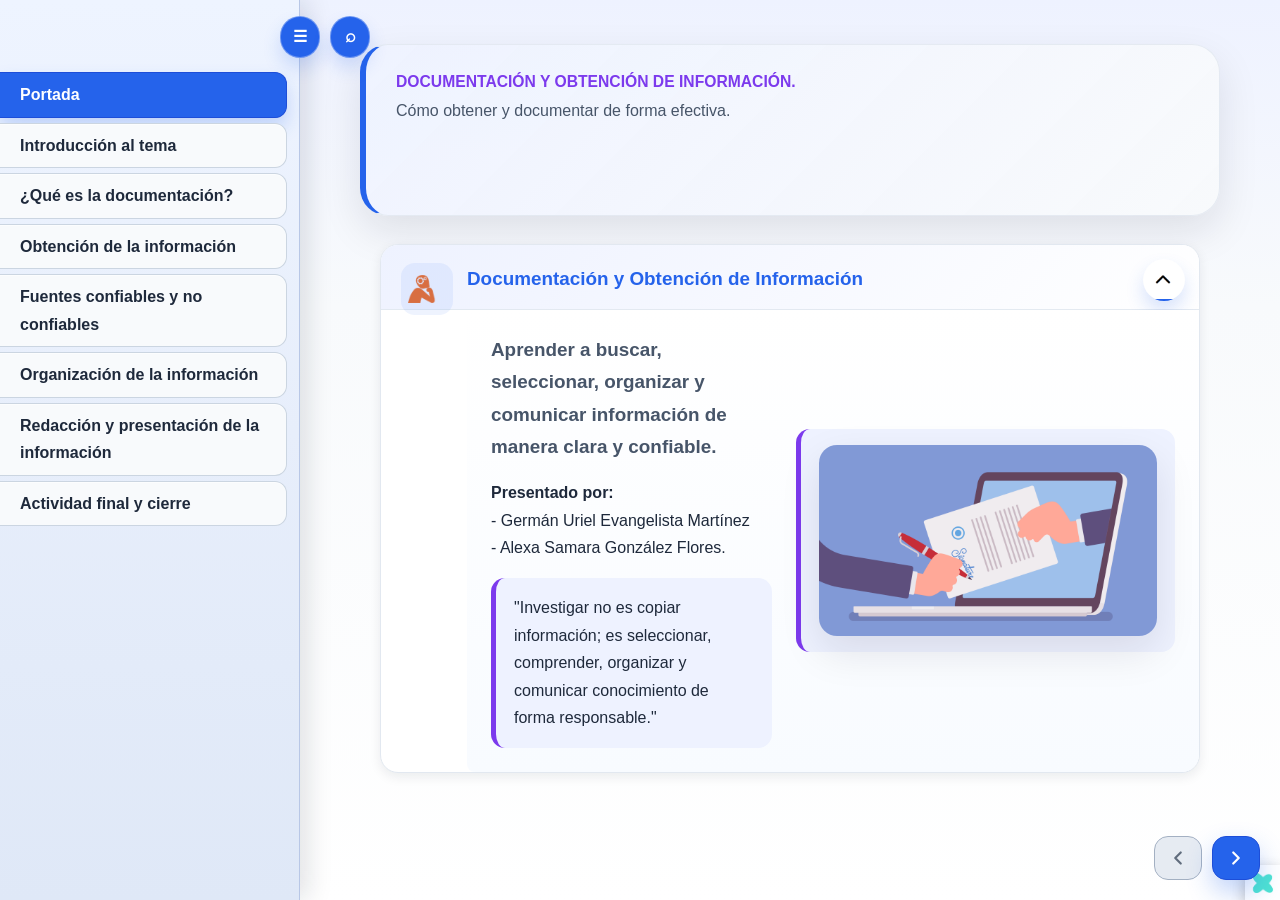
<file: index.html>
<!DOCTYPE html>
<html lang="es" id="exe-index">
<head>
<meta charset="utf-8">
<meta name="generator" content="eXeLearning v4.0.0">
<meta name="viewport" content="width=device-width, initial-scale=1">
<title>Documentación y Obtención de Información. </title>
<link rel="icon" type="image/x-icon" href="libs/favicon.ico">
<meta name="description" content="Explicar la importancia de la documentación y la obtención de información, mostrando cómo identificar fuentes confiables, organizar datos relevantes y transformar la información encontrada en conocimiento útil.">
<script>document.querySelector("html").classList.add("js");</script><script src="libs/jquery/jquery.min.js"> </script><script src="libs/common_i18n.js"> </script><script src="libs/common.js"> </script><script src="libs/exe_export.js"> </script><script src="libs/bootstrap/bootstrap.bundle.min.js"> </script><link rel="stylesheet" href="libs/bootstrap/bootstrap.min.css">
<script src="idevices/text/text.js"></script><link rel="stylesheet" href="idevices/text/text.css">
<link rel="stylesheet" href="content/css/base.css"><script src="theme/style.js"> </script><link rel="stylesheet" href="theme/style.css">
</head>
<body class="exe-export exe-web-site">
<script>document.body.className+=" js"</script>
<div class="exe-content exe-export pre-js siteNav-hidden"><a href="#page-1780616347258-zq22gkp7b" id="skipNav">Skip to content</a> <nav id="siteNav">
<ul>
<li class="active"> <a href="index.html" class="active main-node no-ch">Portada</a>
</li>
<li> <a href="html/introduccion-al-tema.html" class="no-ch">Introducción al tema</a>
</li>
<li> <a href="html/que-es-la-documentacion.html" class="no-ch">¿Qué es la documentación?</a>
</li>
<li> <a href="html/obtencion-de-la-informacion.html" class="no-ch">Obtención de la información</a>
</li>
<li> <a href="html/fuentes-confiables-y-no-confiables.html" class="no-ch">Fuentes confiables y no confiables</a>
</li>
<li> <a href="html/organizacion-de-la-informacion.html" class="no-ch">Organización de la información</a>
</li>
<li> <a href="html/redaccion-y-presentacion-de-la-informacion.html" class="no-ch">Redacción y presentación de la información</a>
</li>
<li> <a href="html/actividad-final-y-cierre.html" class="no-ch">Actividad final y cierre</a>
</li>
</ul>
</nav><main id="page-1780616347258-zq22gkp7b" class="page"> 
<header class="main-header">
<div class="package-header"><p class="package-title">Documentación y Obtención de Información. </p>
<p class="package-subtitle">Cómo obtener y documentar de forma efectiva. </p></div>
<div class="page-header"><h1 class="page-title">Portada</h1></div>
</header><div id="page-content-page-1780616347258-zq22gkp7b" class="page-content">
<article id="block-1780616703748-6l6077iyu" class="box">
<header class="box-head">
<div class="box-icon exe-icon">
<img src="theme/icons/think.png" alt="">
</div>
<h1 class="box-title">Documentación y Obtención de Información</h1>
<button class="box-toggle box-toggle-on" title="Toggle content">
<span>Toggle content</span>
</button></header>
<div class="box-content">
<div id="idevice-1780616703747-2hlag5nor" class="idevice_node text" data-idevice-path="idevices/text/" data-idevice-type="text" data-idevice-component-type="json" data-idevice-json-data="{&quot;ideviceId&quot;:&quot;idevice-1780616703747-2hlag5nor&quot;}">
<div class="exe-text-template">
    <p>Aprender a buscar, seleccionar, organizar y comunicar información de manera clara y confiable.</p>
<p><strong>Presentado por:</strong><br />- Germán Uriel Evangelista Martínez<br />- Alexa Samara González Flores.</p>
<p>"Investigar no es copiar información; es seleccionar, comprender, organizar y comunicar conocimiento de forma responsable."</p>
</div>
</div><div id="idevice-1780616943599-ci14412fb" class="idevice_node text" data-idevice-path="idevices/text/" data-idevice-type="text" data-idevice-component-type="json" data-idevice-json-data="{&quot;ideviceId&quot;:&quot;idevice-1780616943599-ci14412fb&quot;}">
<div class="exe-text-template">
    <p><img src="content/resources/documentacion-electornica.png" width="1264" height="711" alt="Ilustración de documentación digital y obtención de información" /></p>
</div>
</div>
</div>
</article>
</div></main><div class="nav-buttons">
<span class="nav-button nav-button-left" aria-hidden="true"><span>Anterior</span></span>
<a href="html/introduccion-al-tema.html" title="Siguiente" class="nav-button nav-button-right"><span>Siguiente</span></a>
</div>
<footer id="siteFooter"><div id="siteFooterContent"></div></footer>
</div>
<p id="made-with-eXe"> <a href="https://exelearning.net/" target="_blank" rel="noopener"> <span>Creado con eXeLearning <span>(nueva ventana)</span></span></a></p>
</body>
</html>
</file>
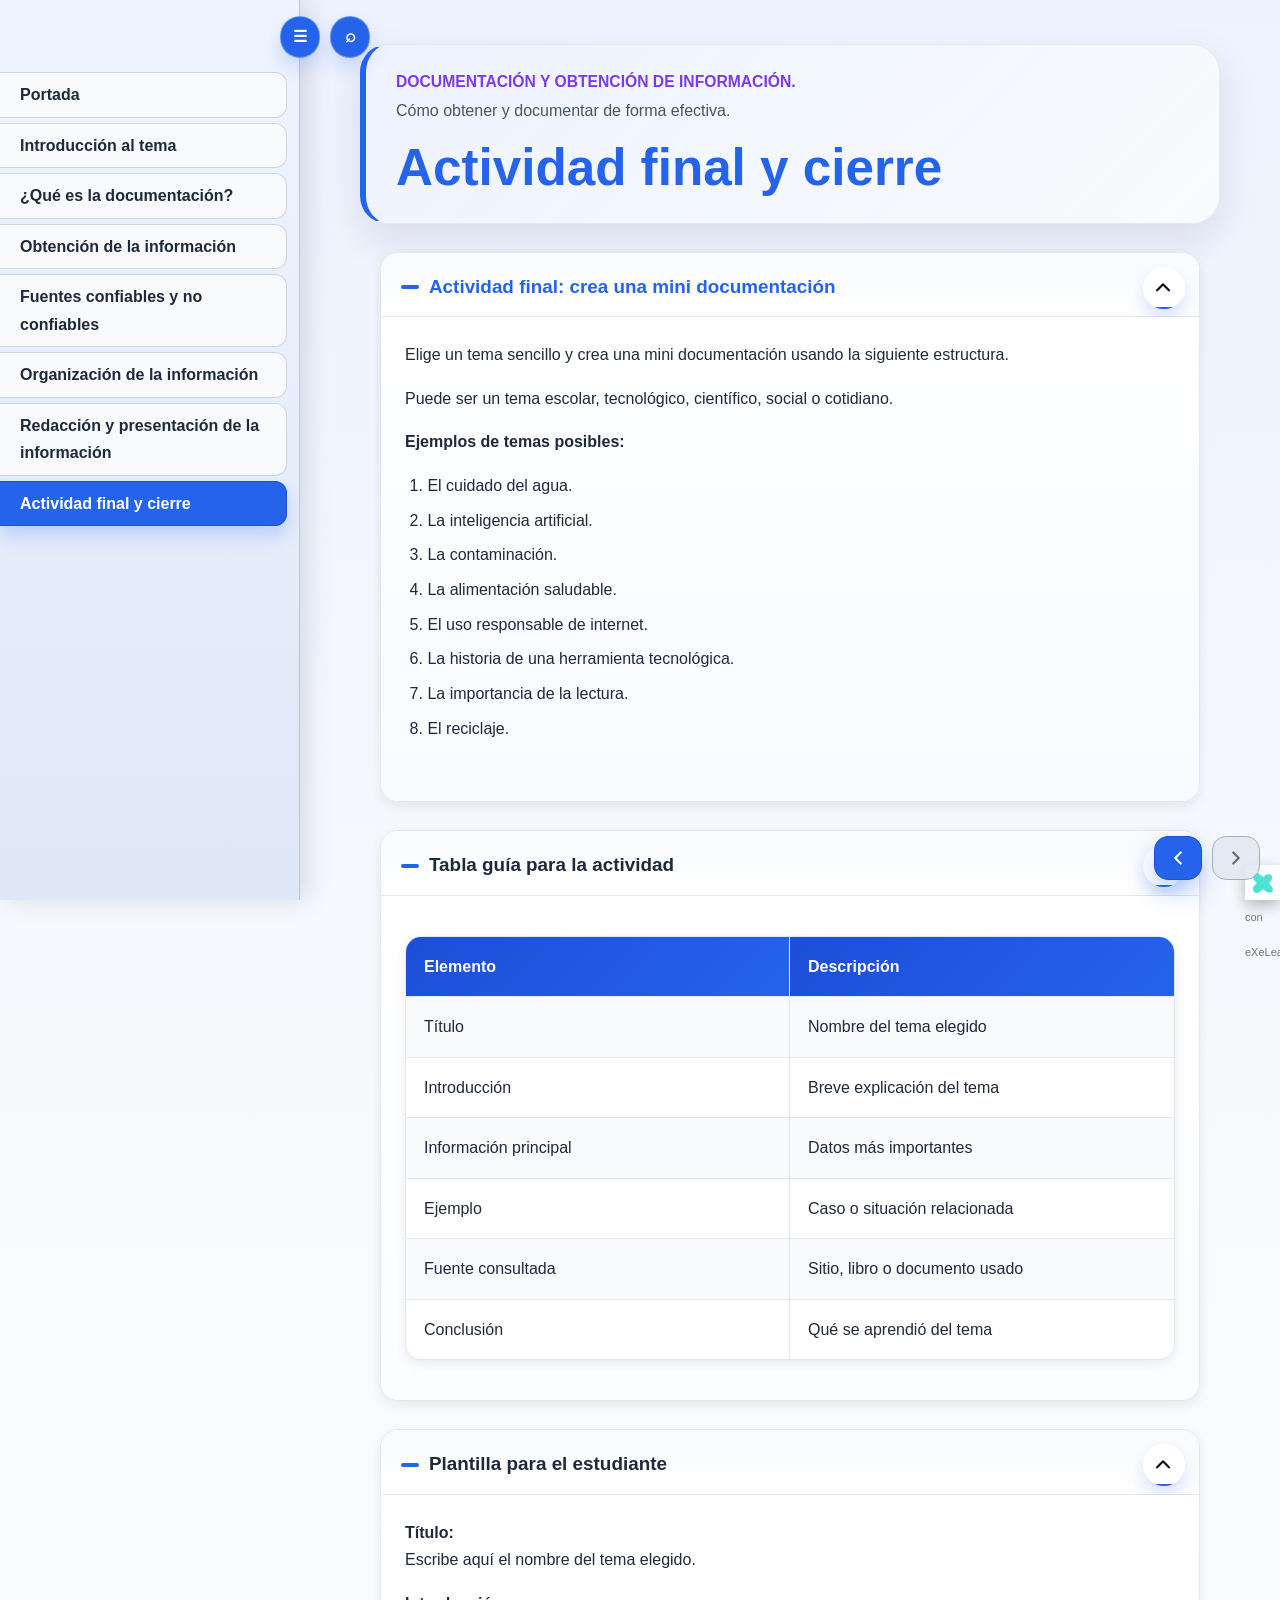
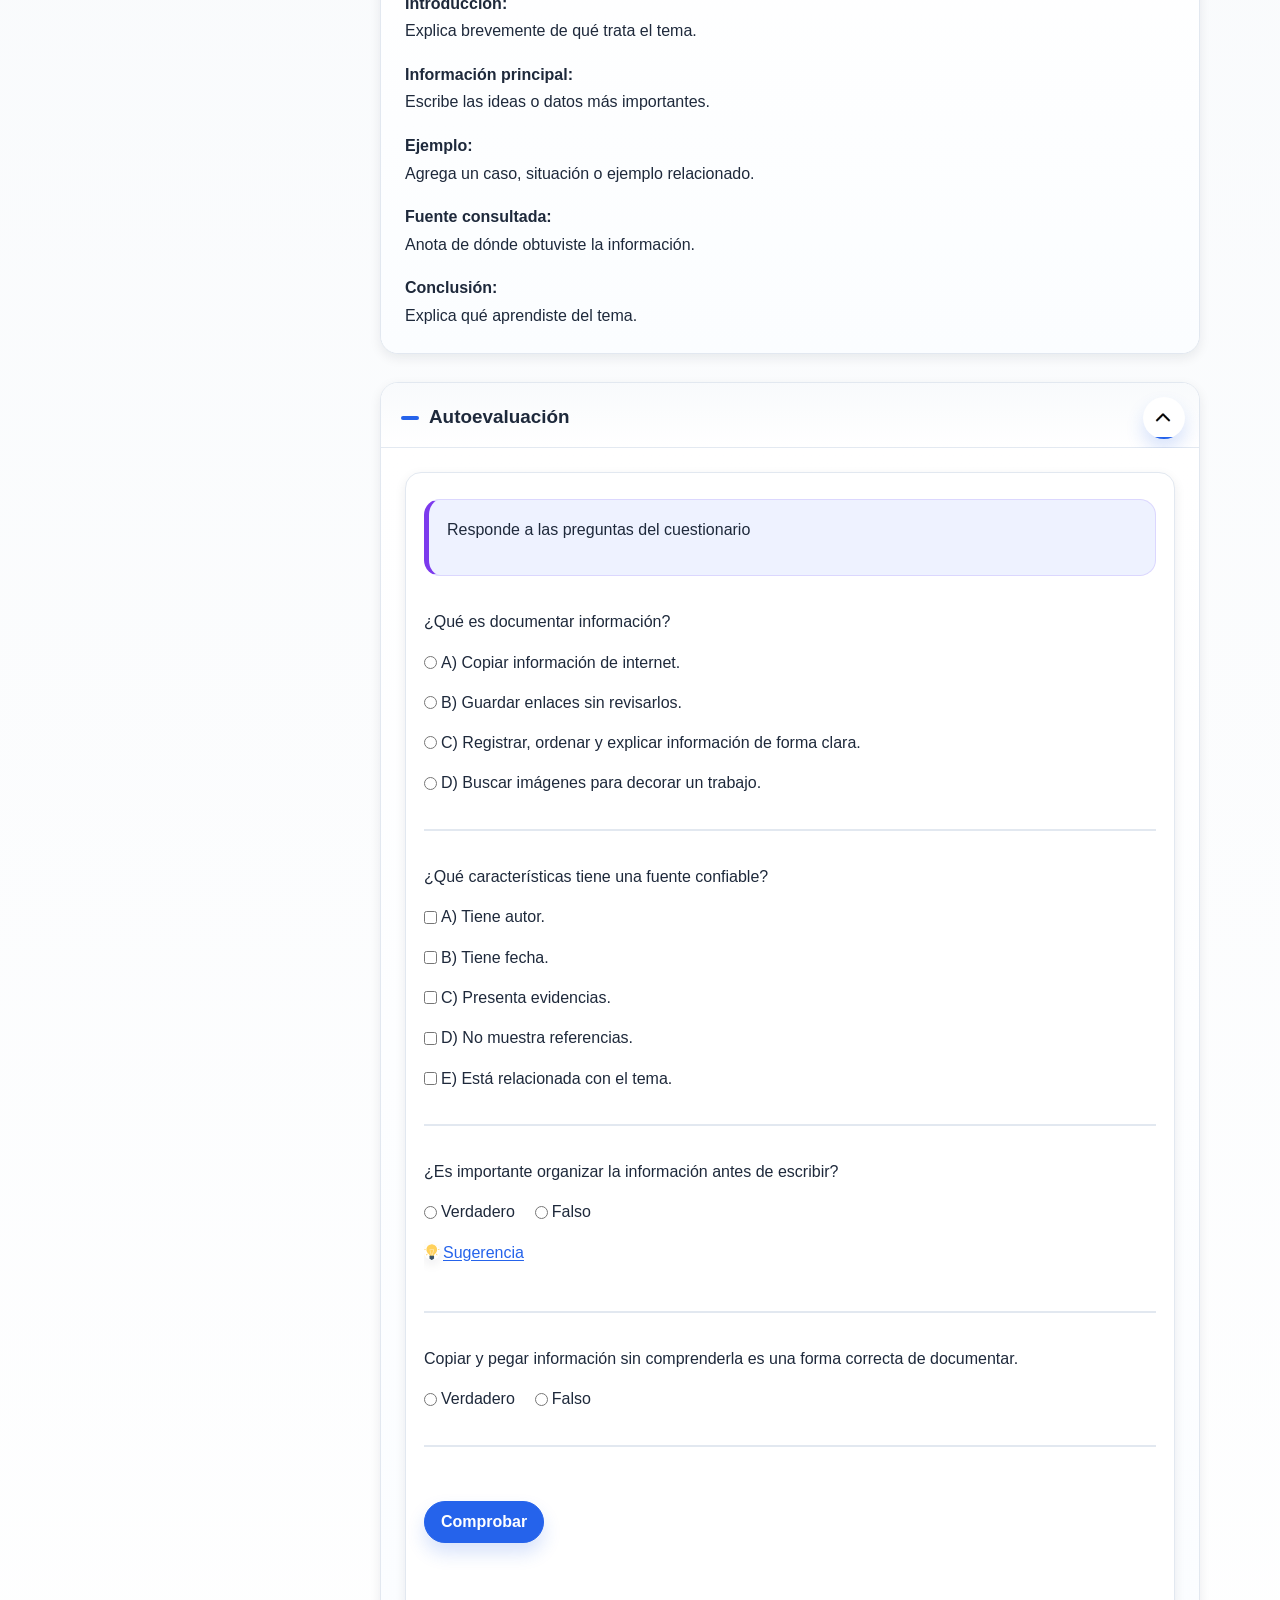
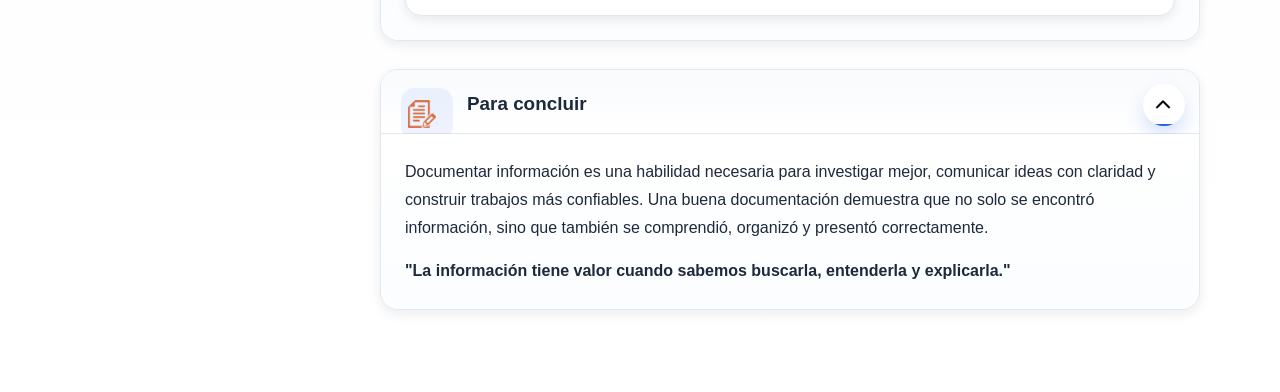
<file: html/actividad-final-y-cierre.html>
<!DOCTYPE html>
<html lang="es" id="exe-page-1780616570704-4vpmzthog">
<head>
<meta charset="utf-8">
<meta name="generator" content="eXeLearning v4.0.0">
<meta name="viewport" content="width=device-width, initial-scale=1">
<title>Actividad final y cierre | Documentación y Obtención de Información. </title>
<link rel="icon" type="image/x-icon" href="../libs/favicon.ico">
<meta name="description" content="Explicar la importancia de la documentación y la obtención de información, mostrando cómo identificar fuentes confiables, organizar datos relevantes y transformar la información encontrada en conocimiento útil.">
<script>document.querySelector("html").classList.add("js");</script><script src="../libs/jquery/jquery.min.js"> </script><script src="../libs/common_i18n.js"> </script><script src="../libs/common.js"> </script><script src="../libs/exe_export.js"> </script><script src="../libs/bootstrap/bootstrap.bundle.min.js"> </script><link rel="stylesheet" href="../libs/bootstrap/bootstrap.min.css">
<script src="../idevices/text/text.js"></script><link rel="stylesheet" href="../idevices/text/text.css">
<script src="../idevices/form/form.js"></script><link rel="stylesheet" href="../idevices/form/form.css">
<link rel="stylesheet" href="../content/css/base.css"><script src="../theme/style.js"> </script><link rel="stylesheet" href="../theme/style.css">
</head>
<body class="exe-export exe-web-site">
<script>document.body.className+=" js"</script>
<div class="exe-content exe-export pre-js siteNav-hidden"><a href="#page-1780616570704-4vpmzthog" id="skipNav">Skip to content</a> <nav id="siteNav">
<ul>
<li> <a href="../index.html" class="main-node no-ch">Portada</a>
</li>
<li> <a href="../html/introduccion-al-tema.html" class="no-ch">Introducción al tema</a>
</li>
<li> <a href="../html/que-es-la-documentacion.html" class="no-ch">¿Qué es la documentación?</a>
</li>
<li> <a href="../html/obtencion-de-la-informacion.html" class="no-ch">Obtención de la información</a>
</li>
<li> <a href="../html/fuentes-confiables-y-no-confiables.html" class="no-ch">Fuentes confiables y no confiables</a>
</li>
<li> <a href="../html/organizacion-de-la-informacion.html" class="no-ch">Organización de la información</a>
</li>
<li> <a href="../html/redaccion-y-presentacion-de-la-informacion.html" class="no-ch">Redacción y presentación de la información</a>
</li>
<li class="active"> <a href="../html/actividad-final-y-cierre.html" class="active no-ch">Actividad final y cierre</a>
</li>
</ul>
</nav><main id="page-1780616570704-4vpmzthog" class="page"> 
<header class="main-header">
<div class="package-header"><p class="package-title">Documentación y Obtención de Información. </p>
<p class="package-subtitle">Cómo obtener y documentar de forma efectiva. </p></div>
<div class="page-header"><h1 class="page-title">Actividad final y cierre</h1></div>
</header><div id="page-content-page-1780616570704-4vpmzthog" class="page-content">
<article id="block-1780633605404-v52jnptwv" class="box">
<header class="box-head no-icon">
<h1 class="box-title">Actividad final: crea una mini documentación</h1>
<button class="box-toggle box-toggle-on" title="Toggle content">
<span>Toggle content</span>
</button></header>
<div class="box-content">
<div id="idevice-1780633605403-porc9gojo" class="idevice_node text" data-idevice-path="../idevices/text/" data-idevice-type="text" data-idevice-component-type="json" data-idevice-json-data="{&quot;ideviceId&quot;:&quot;idevice-1780633605403-porc9gojo&quot;}">
<div class="exe-text-template">
    <p>Elige un tema sencillo y crea una mini documentación usando la siguiente estructura.</p>
<p>Puede ser un tema escolar, tecnológico, científico, social o cotidiano.</p>
<p><strong>Ejemplos de temas posibles:</strong></p>
<ol>
<li>El cuidado del agua.</li>
<li>La inteligencia artificial.</li>
<li>La contaminación.</li>
<li>La alimentación saludable.</li>
<li>El uso responsable de internet.</li>
<li>La historia de una herramienta tecnológica.</li>
<li>La importancia de la lectura.</li>
<li>El reciclaje.<br /> </li>
</ol>
</div>
</div>
</div>
</article><article id="block-1780633680392-smtn3oylp" class="box">
<header class="box-head no-icon">
<h1 class="box-title">Tabla guía para la actividad</h1>
<button class="box-toggle box-toggle-on" title="Toggle content">
<span>Toggle content</span>
</button></header>
<div class="box-content">
<div id="idevice-1780633680384-37hdh3g3k" class="idevice_node text" data-idevice-path="../idevices/text/" data-idevice-type="text" data-idevice-component-type="json" data-idevice-json-data="{&quot;ideviceId&quot;:&quot;idevice-1780633680384-37hdh3g3k&quot;}">
<div class="exe-text-template">
    <table style="width: 100%;" border="1">
<tbody>
<tr>
<td style="width: 49.9147%;">Elemento</td>
<td style="width: 49.9147%;">Descripción</td>
</tr>
<tr>
<td style="width: 49.9147%;">Título</td>
<td style="width: 49.9147%;">Nombre del tema elegido</td>
</tr>
<tr>
<td style="width: 49.9147%;">Introducción</td>
<td style="width: 49.9147%;">Breve explicación del tema</td>
</tr>
<tr>
<td style="width: 49.9147%;">Información principal</td>
<td style="width: 49.9147%;">Datos más importantes</td>
</tr>
<tr>
<td style="width: 49.9147%;">Ejemplo</td>
<td style="width: 49.9147%;">Caso o situación relacionada</td>
</tr>
<tr>
<td style="width: 49.9147%;">Fuente consultada</td>
<td style="width: 49.9147%;">Sitio, libro o documento usado</td>
</tr>
<tr>
<td style="width: 49.9147%;">Conclusión</td>
<td style="width: 49.9147%;">Qué se aprendió del tema</td>
</tr>
</tbody>
</table>
</div>
</div>
</div>
</article><article id="block-1780633797074-uyuqo68bj" class="box">
<header class="box-head no-icon">
<h1 class="box-title">Plantilla para el estudiante</h1>
<button class="box-toggle box-toggle-on" title="Toggle content">
<span>Toggle content</span>
</button></header>
<div class="box-content">
<div id="idevice-1780633797073-jsxhlzqa9" class="idevice_node text" data-idevice-path="../idevices/text/" data-idevice-type="text" data-idevice-component-type="json" data-idevice-json-data="{&quot;ideviceId&quot;:&quot;idevice-1780633797073-jsxhlzqa9&quot;}">
<div class="exe-text-template">
    <p><strong>Título:</strong><br />Escribe aquí el nombre del tema elegido.</p>
<p><strong>Introducción:</strong><br />Explica brevemente de qué trata el tema.</p>
<p><strong>Información principal:</strong><br />Escribe las ideas o datos más importantes.</p>
<p><strong>Ejemplo:</strong><br />Agrega un caso, situación o ejemplo relacionado.</p>
<p><strong>Fuente consultada:</strong><br />Anota de dónde obtuviste la información.</p>
<p><strong>Conclusión:</strong><br />Explica qué aprendiste del tema.</p>
</div>
</div>
</div>
</article><article id="block-1780633851874-mj1jime3n" class="box">
<header class="box-head no-icon">
<h1 class="box-title">Autoevaluación</h1>
<button class="box-toggle box-toggle-on" title="Toggle content">
<span>Toggle content</span>
</button></header>
<div class="box-content">
<div id="idevice-1780633851871-ic6fffc91" class="idevice_node form" data-idevice-path="../idevices/form/" data-idevice-type="form" data-idevice-component-type="json" data-idevice-json-data="{&quot;ideviceId&quot;:&quot;idevice-1780633851871-ic6fffc91&quot;,&quot;evaluation&quot;:false,&quot;evaluationID&quot;:&quot;a6e4c519-b3cd-446b-b4f0-3c8caa23bd8f&quot;,&quot;repeatActivity&quot;:true,&quot;isScorm&quot;:0,&quot;textButtonScorm&quot;:&quot;Guardar la puntuación&quot;,&quot;weighted&quot;:100,&quot;msgs&quot;:{&quot;msgScoreScorm&quot;:&quot;La puntuación no se puede guardar porque esta página no forma parte  de un paquete SCORM.&quot;,&quot;msgYouScore&quot;:&quot;Tu puntuación es&quot;,&quot;msgScore&quot;:&quot;Puntuación&quot;,&quot;msgWeight&quot;:&quot;Peso&quot;,&quot;msgYouLastScore&quot;:&quot;La última puntuación guardada es&quot;,&quot;msgOnlySaveScore&quot;:&quot;¡Solo puede guardar la puntuación una vez!&quot;,&quot;msgOnlySave&quot;:&quot;Solo puede guardar una vez&quot;,&quot;msgOnlySaveAuto&quot;:&quot;Su puntuación se guardará después de cada pregunta. Solo puede jugar una vez.&quot;,&quot;msgSaveAuto&quot;:&quot;Su puntuación se guardará automáticamente después de cada pregunta.&quot;,&quot;msgSeveralScore&quot;:&quot;Puede guardar la puntuación tantas veces como quiera&quot;,&quot;msgPlaySeveralTimes&quot;:&quot;Puede realizar esta actividad cuantas veces quiera&quot;,&quot;msgActityComply&quot;:&quot;Ya ha realizado esta actividad.&quot;,&quot;msgUncompletedActivity&quot;:&quot;Actividad no completada&quot;,&quot;msgSuccessfulActivity&quot;:&quot;Actividad superada. Puntuación: %s&quot;,&quot;msgUnsuccessfulActivity&quot;:&quot;Actividad no superada. Puntuación: %s&quot;,&quot;msgTypeGame&quot;:&quot;Formulario&quot;,&quot;msgStartGame&quot;:&quot;Pulsa aquí para empezar&quot;,&quot;msgTime&quot;:&quot;Tiempo por pregunta&quot;,&quot;msgSaveScore&quot;:&quot;Guardar la puntuación&quot;,&quot;msgResult&quot;:&quot;Resultado&quot;,&quot;msgCheck&quot;:&quot;Comprobar&quot;,&quot;msgReset&quot;:&quot;Reiniciar&quot;,&quot;msgShowAnswers&quot;:&quot;Mostrar respuestas&quot;,&quot;msgTestResultPass&quot;:&quot;¡Felicidades! Has pasado la prueba&quot;,&quot;msgTestResultNotPass&quot;:&quot;Lo siento. Has fallado la prueba&quot;,&quot;msgTrueFalseHelp&quot;:&quot;Di si la afirmación es verdadera o falsa&quot;,&quot;msgDropdownHelp&quot;:&quot;Elige la respuesta correcta entre las opciones propuestas&quot;,&quot;msgFillHelp&quot;:&quot;Rellena los espacios en blanco con la palabra apropiada&quot;,&quot;msgSingleSelectionHelp&quot;:&quot;Opción múltiple con solo una respuesta correcta&quot;,&quot;msgMultipleSelectionHelp&quot;:&quot;Opción múltiple con varias respuestas correctas&quot;,&quot;msgPlayStart&quot;:&quot;Pulsa aquí para empezar&quot;,&quot;msgTrue&quot;:&quot;Verdadero&quot;,&quot;msgFalse&quot;:&quot;Falso&quot;,&quot;msgNext&quot;:&quot;Siguiente&quot;,&quot;msgPrevious&quot;:&quot;Anterior&quot;,&quot;msgSuggestion&quot;:&quot;Sugerencia&quot;},&quot;id&quot;:&quot;idevice-1780633851871-ic6fffc91&quot;,&quot;questionsRandom&quot;:false,&quot;percentageQuestions&quot;:&quot;100&quot;,&quot;time&quot;:&quot;0&quot;,&quot;eXeFormInstructions&quot;:&quot;&lt;p&gt;Responde a las preguntas del cuestionario&lt;/p&gt;&quot;,&quot;questionsData&quot;:[{&quot;id&quot;:&quot;1780634004668-GSTP7&quot;,&quot;activityType&quot;:&quot;selection&quot;,&quot;baseText&quot;:&quot;&lt;p&gt;¿Qué es documentar información?&lt;/p&gt;&quot;,&quot;feedbackRight&quot;:&quot;Correcto. Documentar implica dar orden, claridad y sentido a la información.&quot;,&quot;feedbackWrong&quot;:&quot;Vuelve a revisar tu respuesta, recuerda que no debes guardar enlaces sin revisar, no solo importa decorar y no debes solo copiar información de internet&quot;,&quot;suggestion&quot;:&quot;&quot;,&quot;wrongAnswersValue&quot;:&quot;&quot;,&quot;selectionType&quot;:&quot;single&quot;,&quot;answers&quot;:[{&quot;0&quot;:false,&quot;1&quot;:&quot;A) Copiar información de internet.&quot;},{&quot;0&quot;:false,&quot;1&quot;:&quot;B) Guardar enlaces sin revisarlos.&quot;},{&quot;0&quot;:true,&quot;1&quot;:&quot;C) Registrar, ordenar y explicar información de forma clara.&quot;},{&quot;0&quot;:false,&quot;1&quot;:&quot;D) Buscar imágenes para decorar un trabajo.&quot;}],&quot;answer&quot;:&quot;1&quot;,&quot;capitalization&quot;:false,&quot;strict&quot;:false,&quot;order&quot;:0,&quot;customScore&quot;:1,&quot;time&quot;:0},{&quot;id&quot;:&quot;1780634494526-MHH4R&quot;,&quot;activityType&quot;:&quot;selection&quot;,&quot;baseText&quot;:&quot;&lt;p&gt;¿Qué características tiene una fuente confiable?&lt;/p&gt;&quot;,&quot;feedbackRight&quot;:&quot;Exacto, Una fuente confiable permite verificar la información y entender de dónde proviene.&quot;,&quot;feedbackWrong&quot;:&quot;Recuerda, debes poder verificar de dónde obtuviste la información, y debes saber quién es el autor de esa información&quot;,&quot;suggestion&quot;:&quot;&quot;,&quot;wrongAnswersValue&quot;:&quot;&quot;,&quot;selectionType&quot;:&quot;multiple&quot;,&quot;answers&quot;:[{&quot;0&quot;:true,&quot;1&quot;:&quot;A) Tiene autor.&quot;},{&quot;0&quot;:true,&quot;1&quot;:&quot;B) Tiene fecha.&quot;},{&quot;0&quot;:true,&quot;1&quot;:&quot;C) Presenta evidencias.&quot;},{&quot;0&quot;:false,&quot;1&quot;:&quot;D) No muestra referencias.&quot;},{&quot;0&quot;:true,&quot;1&quot;:&quot;E) Está relacionada con el tema.&quot;}],&quot;answer&quot;:&quot;1&quot;,&quot;capitalization&quot;:false,&quot;strict&quot;:false,&quot;order&quot;:0,&quot;customScore&quot;:1,&quot;time&quot;:0},{&quot;id&quot;:&quot;1780634597652-X29CC&quot;,&quot;activityType&quot;:&quot;true-false&quot;,&quot;baseText&quot;:&quot;&lt;p&gt;¿Es importante organizar la información antes de escribir?&lt;/p&gt;&quot;,&quot;feedbackRight&quot;:&quot;Exacto, una buena documentación organiza su información de forma entendible&quot;,&quot;feedbackWrong&quot;:&quot;Recuerda que debemos organizar la información documentada de forma entendible&quot;,&quot;suggestion&quot;:&quot;una buena documentación pasa por un proceso clave en el cual le damos forma en una estructura.&quot;,&quot;wrongAnswersValue&quot;:&quot;&quot;,&quot;selectionType&quot;:&quot;single&quot;,&quot;answers&quot;:[],&quot;answer&quot;:&quot;0&quot;,&quot;capitalization&quot;:false,&quot;strict&quot;:false,&quot;order&quot;:0,&quot;customScore&quot;:1,&quot;time&quot;:0},{&quot;id&quot;:&quot;1780634646083-YMS5B&quot;,&quot;activityType&quot;:&quot;true-false&quot;,&quot;baseText&quot;:&quot;&lt;p&gt;Copiar y pegar información sin comprenderla es una forma correcta de documentar.&lt;/p&gt;&quot;,&quot;feedbackRight&quot;:&quot;Documentar requiere comprender, explicar con palabras propias y mencionar las fuentes utilizadas.&quot;,&quot;feedbackWrong&quot;:&quot;Documentar requiere comprender, explicar con palabras propias y mencionar las fuentes utilizadas.&quot;,&quot;suggestion&quot;:&quot;&quot;,&quot;wrongAnswersValue&quot;:&quot;&quot;,&quot;selectionType&quot;:&quot;single&quot;,&quot;answers&quot;:[],&quot;answer&quot;:&quot;0&quot;,&quot;capitalization&quot;:false,&quot;strict&quot;:false,&quot;order&quot;:0,&quot;customScore&quot;:1,&quot;time&quot;:0}],&quot;passRate&quot;:5,&quot;addBtnAnswers&quot;:true,&quot;eXeIdeviceTextAfter&quot;:&quot;&quot;,&quot;showSlider&quot;:false}" data-idevice-template="form.html">
<div class="exe-form-container">
  <div class="game-evaluation-ids js-hidden" data-id="idevice-1780633851871-ic6fffc91" data-evaluationb="false" data-evaluationid="a6e4c519-b3cd-446b-b4f0-3c8caa23bd8f"></div>
            <div id="frmMainContainer-idevice-1780633851871-ic6fffc91" class="form-IDevice" data-id="idevice-1780633851871-ic6fffc91">
                <div class="form-Data js-hidden">{}</div>
                <div class="form-instructions"><p>Responde a las preguntas del cuestionario</p></div>
                <div class="FRMP-GameScoreBoard" style="display:none;">
                    <div>
                        <strong><span class="sr-av">Tiempo por pregunta:</span></strong>
                        <span id="frmPTime-idevice-1780633851871-ic6fffc91">00:00</span>
                    </div>
                </div>
                <div class="FRMP-StartGame" id="frmStartGameDiv-idevice-1780633851871-ic6fffc91" style="display:none;">
                      <button  id="frmStartGame-idevice-1780633851871-ic6fffc91" type="button" class="btn btn-primary">Pulsa aquí para empezar</button>
                </div>
                <div class="form-body" id="frmBody-idevice-1780633851871-ic6fffc91" style="display:block;">
                    <div class="FRMP-Questions">
                        <div id="form-questions-idevice-1780633851871-ic6fffc91" > </div>
                        <div id="frmCover-idevice-1780633851871-ic6fffc91" class="FRMP-Cover"> </div>
                    </div>
                    <div id="resultsContainer-idevice-1780633851871-ic6fffc91" class="form-results-container inline">
                        <div id="form-score-idevice-1780633851871-ic6fffc91" class="score-text">Puntuación.</div>
                        <div id="form-result-test-idevice-1780633851871-ic6fffc91" class="score-text phrase-score"></div>
                    </div>
                    <div class="form-buttons-container inline">
                        <input id="form-button-check-idevice-1780633851871-ic6fffc91" class="btn btn-primary" type="button" value="Comprobar"
                            data-id="idevice-1780633851871-ic6fffc91" data-pass-rate="" />
                        <input id="form-button-reset-idevice-1780633851871-ic6fffc91" type="button" value="Reiniciar"
                            data-id="idevice-1780633851871-ic6fffc91" class="btn btn-primary"  style="display:none" />
                        <input id="form-button-show-answers-idevice-1780633851871-ic6fffc91" class="btn btn-primary" type="button" value="Mostrar respuestas"
                            data-id="idevice-1780633851871-ic6fffc91" style="display: none;" />

                    </div>
                </div>
                <div class="Games-BottonContainer">
                    <div class="Games-GetScore">
                        <input id="frmPSendScore-idevice-1780633851871-ic6fffc91" type="button" value="Guardar la puntuación" class="feedbackbutton Games-SendScore" style="display:none"/> <span class="Games-RepeatActivity"></span>
                    </div>
                </div>
                
            </div>
            <div class="questionsMedia" style="display:none"></div>
            
</div>
</div>
</div>
</article><article id="block-1780634695864-8isxln96o" class="box">
<header class="box-head">
<div class="box-icon exe-icon">
<img src="../theme/icons/activity.png" alt="">
</div>
<h1 class="box-title">Para concluir</h1>
<button class="box-toggle box-toggle-on" title="Toggle content">
<span>Toggle content</span>
</button></header>
<div class="box-content">
<div id="idevice-1780634695862-pba7g5p6n" class="idevice_node text" data-idevice-path="../idevices/text/" data-idevice-type="text" data-idevice-component-type="json" data-idevice-json-data="{&quot;ideviceId&quot;:&quot;idevice-1780634695862-pba7g5p6n&quot;}">
<div class="exe-text-template">
    <p>Documentar información es una habilidad necesaria para investigar mejor, comunicar ideas con claridad y construir trabajos más confiables. Una buena documentación demuestra que no solo se encontró información, sino que también se comprendió, organizó y presentó correctamente.</p>
<p><strong>"La información tiene valor cuando sabemos buscarla, entenderla y explicarla."</strong></p>
</div>
</div>
</div>
</article>
</div></main><div class="nav-buttons">
<a href="../html/redaccion-y-presentacion-de-la-informacion.html" title="Anterior" class="nav-button nav-button-left"><span>Anterior</span></a>
<span class="nav-button nav-button-right" aria-hidden="true"><span>Siguiente</span></span>
</div>
<footer id="siteFooter"><div id="siteFooterContent"></div></footer>
</div>
<p id="made-with-eXe"> <a href="https://exelearning.net/" target="_blank" rel="noopener"> <span>Creado con eXeLearning <span>(nueva ventana)</span></span></a></p>
</body>
</html>
</file>
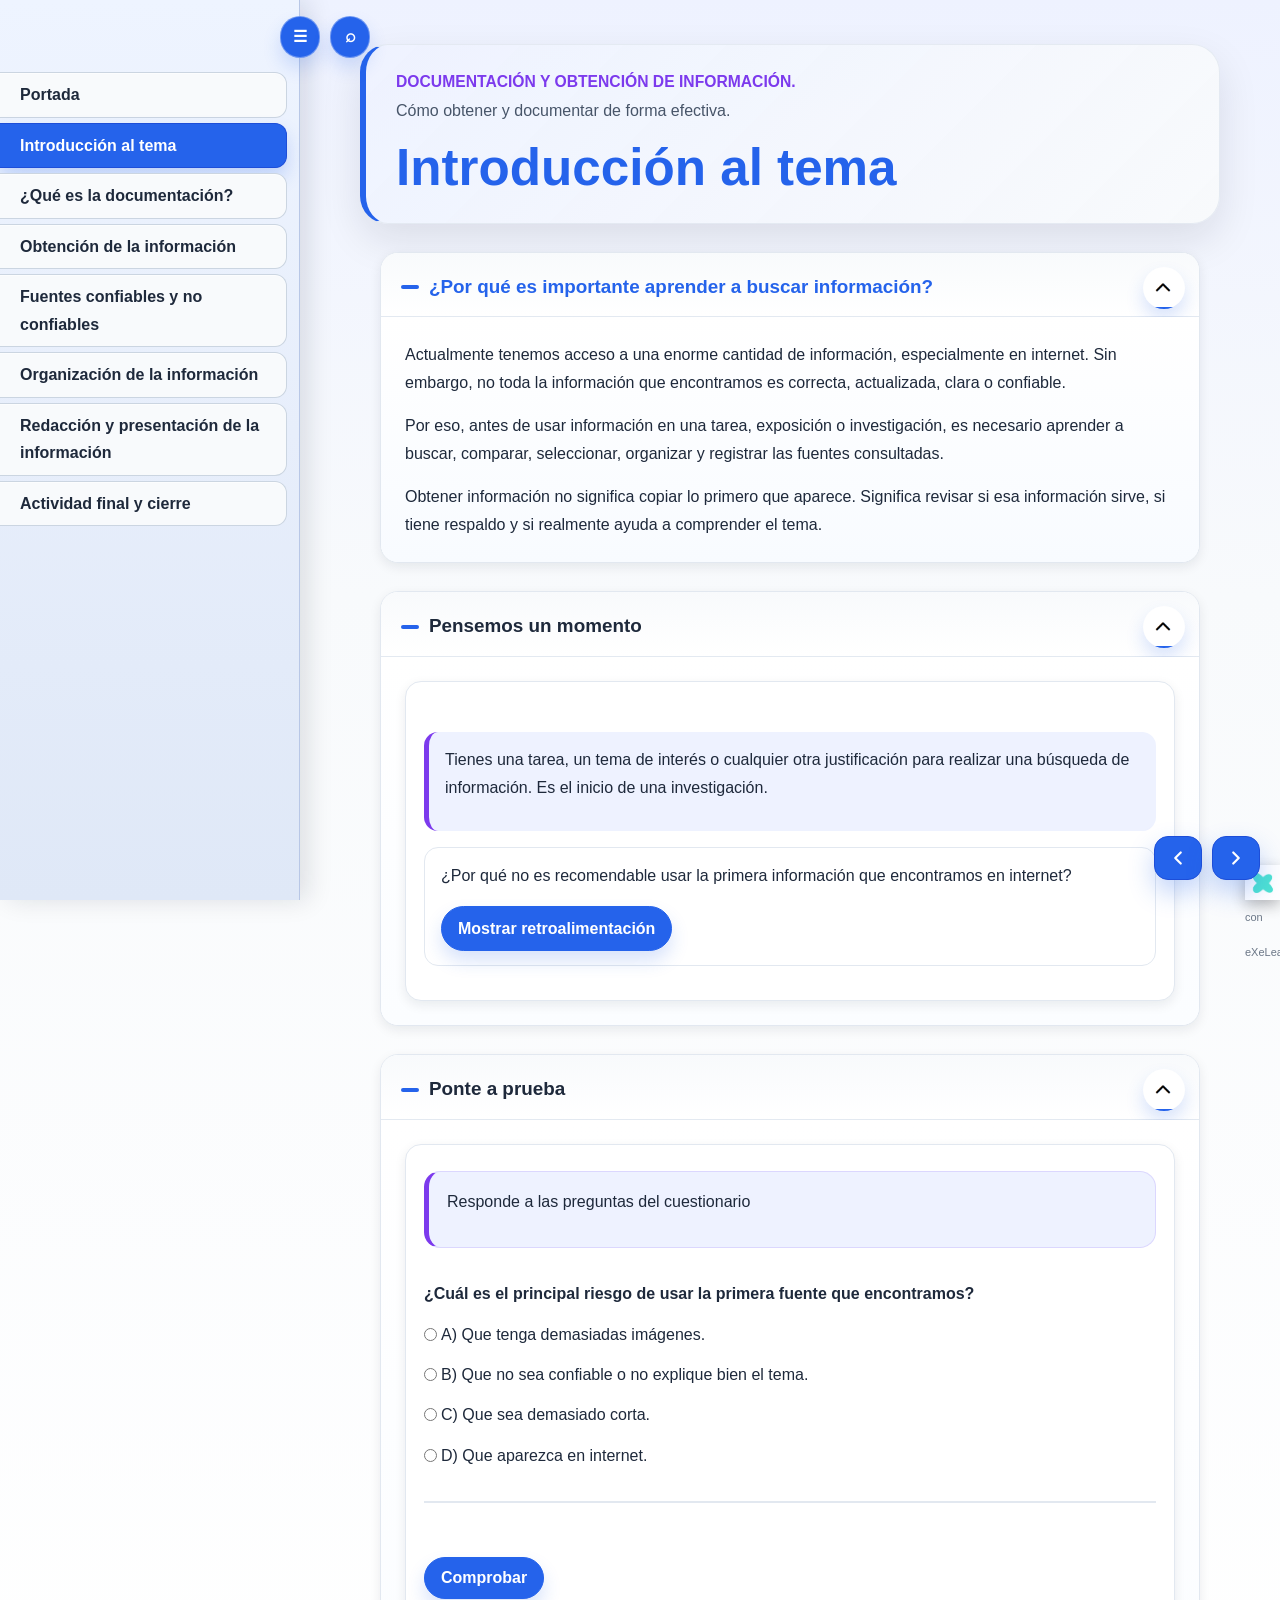
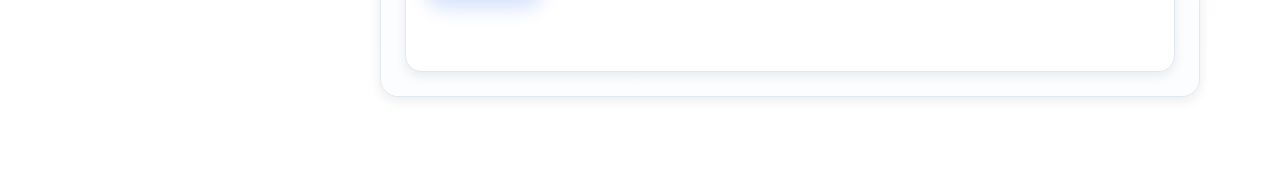
<file: html/introduccion-al-tema.html>
<!DOCTYPE html>
<html lang="es" id="exe-page-1780616499289-957ysftfn">
<head>
<meta charset="utf-8">
<meta name="generator" content="eXeLearning v4.0.0">
<meta name="viewport" content="width=device-width, initial-scale=1">
<title>Introducción al tema | Documentación y Obtención de Información. </title>
<link rel="icon" type="image/x-icon" href="../libs/favicon.ico">
<meta name="description" content="Explicar la importancia de la documentación y la obtención de información, mostrando cómo identificar fuentes confiables, organizar datos relevantes y transformar la información encontrada en conocimiento útil.">
<script>document.querySelector("html").classList.add("js");</script><script src="../libs/jquery/jquery.min.js"> </script><script src="../libs/common_i18n.js"> </script><script src="../libs/common.js"> </script><script src="../libs/exe_export.js"> </script><script src="../libs/bootstrap/bootstrap.bundle.min.js"> </script><link rel="stylesheet" href="../libs/bootstrap/bootstrap.min.css">
<script src="../idevices/text/text.js"></script><link rel="stylesheet" href="../idevices/text/text.css">
<script src="../idevices/casestudy/casestudy.js"></script><link rel="stylesheet" href="../idevices/casestudy/casestudy.css">
<script src="../idevices/form/form.js"></script><link rel="stylesheet" href="../idevices/form/form.css">
<link rel="stylesheet" href="../content/css/base.css"><script src="../theme/style.js"> </script><link rel="stylesheet" href="../theme/style.css">
</head>
<body class="exe-export exe-web-site">
<script>document.body.className+=" js"</script>
<div class="exe-content exe-export pre-js siteNav-hidden"><a href="#page-1780616499289-957ysftfn" id="skipNav">Skip to content</a> <nav id="siteNav">
<ul>
<li> <a href="../index.html" class="main-node no-ch">Portada</a>
</li>
<li class="active"> <a href="../html/introduccion-al-tema.html" class="active no-ch">Introducción al tema</a>
</li>
<li> <a href="../html/que-es-la-documentacion.html" class="no-ch">¿Qué es la documentación?</a>
</li>
<li> <a href="../html/obtencion-de-la-informacion.html" class="no-ch">Obtención de la información</a>
</li>
<li> <a href="../html/fuentes-confiables-y-no-confiables.html" class="no-ch">Fuentes confiables y no confiables</a>
</li>
<li> <a href="../html/organizacion-de-la-informacion.html" class="no-ch">Organización de la información</a>
</li>
<li> <a href="../html/redaccion-y-presentacion-de-la-informacion.html" class="no-ch">Redacción y presentación de la información</a>
</li>
<li> <a href="../html/actividad-final-y-cierre.html" class="no-ch">Actividad final y cierre</a>
</li>
</ul>
</nav><main id="page-1780616499289-957ysftfn" class="page"> 
<header class="main-header">
<div class="package-header"><p class="package-title">Documentación y Obtención de Información. </p>
<p class="package-subtitle">Cómo obtener y documentar de forma efectiva. </p></div>
<div class="page-header"><h1 class="page-title">Introducción al tema</h1></div>
</header><div id="page-content-page-1780616499289-957ysftfn" class="page-content">
<article id="block-1780619335664-x6y5a2ah0" class="box">
<header class="box-head no-icon">
<h1 class="box-title">¿Por qué es importante aprender a buscar información?</h1>
<button class="box-toggle box-toggle-on" title="Toggle content">
<span>Toggle content</span>
</button></header>
<div class="box-content">
<div id="idevice-1780619335661-m1nqhzrdy" class="idevice_node text" data-idevice-path="../idevices/text/" data-idevice-type="text" data-idevice-component-type="json" data-idevice-json-data="{&quot;ideviceId&quot;:&quot;idevice-1780619335661-m1nqhzrdy&quot;}">
<div class="exe-text-template">
    <p>Actualmente tenemos acceso a una enorme cantidad de información, especialmente en internet. Sin embargo, no toda la información que encontramos es correcta, actualizada, clara o confiable.</p>
<p>Por eso, antes de usar información en una tarea, exposición o investigación, es necesario aprender a buscar, comparar, seleccionar, organizar y registrar las fuentes consultadas.</p>
<p>Obtener información no significa copiar lo primero que aparece. Significa revisar si esa información sirve, si tiene respaldo y si realmente ayuda a comprender el tema.</p>
</div>
</div>
</div>
</article><article id="block-1780619462046-zow3x23a6" class="box">
<header class="box-head no-icon">
<h1 class="box-title">Pensemos un momento</h1>
<button class="box-toggle box-toggle-on" title="Toggle content">
<span>Toggle content</span>
</button></header>
<div class="box-content">
<div id="idevice-1780619462043-4e8w8uyd6" class="idevice_node casestudy" data-idevice-path="../idevices/casestudy/" data-idevice-type="casestudy" data-idevice-component-type="json" data-idevice-json-data="{&quot;id&quot;:&quot;idevice-1780619462043-4e8w8uyd6&quot;,&quot;typeGame&quot;:&quot;Case study&quot;,&quot;history&quot;:&quot;&lt;p&gt;Tienes una tarea, un tema de interés o cualquier otra justificación para realizar una búsqueda de información. Es el inicio de una investigación.&lt;/p&gt;&quot;,&quot;textInfoDurationInput&quot;:&quot;&quot;,&quot;textInfoDurationTextInput&quot;:&quot;Duración&quot;,&quot;textInfoParticipantsInput&quot;:&quot;&quot;,&quot;textInfoParticipantsTextInput&quot;:&quot;Agrupamiento&quot;,&quot;activities&quot;:[{&quot;activity&quot;:&quot;&lt;p&gt;¿Por qué no es recomendable usar la primera información que encontramos en internet?&lt;/p&gt;&quot;,&quot;feedback&quot;:&quot;&lt;p&gt;Porque puede estar incompleta, desactualizada, mal explicada, no tener autor, no mostrar evidencias o no estar relacionada directamente con el tema.&lt;/p&gt;&quot;,&quot;buttonCaption&quot;:&quot;Mostrar retroalimentación&quot;}]}" data-idevice-template="casestudy.html">
<div class="exe-casestudy-container">
  
        <div class="caseStudyContent">            
            <div class="CSP-Info mb-3">
                
            <dl>
                <div class="inline"><dt><span title=""></span></dt><dd></dd></div>
                <div class="inline"><dt><span title=""></span></dt><dd></dd></div>
            </dl>
            </div>
            <div class="CSP-History mb-3" >
                <p>Tienes una tarea, un tema de interés o cualquier otra justificación para realizar una búsqueda de información. Es el inicio de una investigación.</p>
            </div>
            <div class="CSP-Activities mb-3">
                
                <div class="CSP-ActivityDiv ">
                    <div class="CSP-Activity mb-3">
                        <p>¿Por qué no es recomendable usar la primera información que encontramos en internet?</p>
                    </div>
                    
                    <div class="iDevice_buttons feedback-button js-required">
                        <input type="button" class="CSP-FeedbackBtn feedbacktooglebutton" value="Mostrar retroalimentación">
                    </div>
                    <div class="CSP-FeedbackText feedback js-feedback js-hidden" style="display: none;">
                        <p>Porque puede estar incompleta, desactualizada, mal explicada, no tener autor, no mostrar evidencias o no estar relacionada directamente con el tema.</p>
                    </div>
                </div>
            
            </div>
        </div>
    
</div>

</div>
</div>
</article><article id="block-1780619749927-qpun2xlg5" class="box">
<header class="box-head no-icon">
<h1 class="box-title">Ponte a prueba</h1>
<button class="box-toggle box-toggle-on" title="Toggle content">
<span>Toggle content</span>
</button></header>
<div class="box-content">
<div id="idevice-1780619749924-y8s44uy6p" class="idevice_node form" data-idevice-path="../idevices/form/" data-idevice-type="form" data-idevice-component-type="json" data-idevice-json-data="{&quot;ideviceId&quot;:&quot;idevice-1780619749924-y8s44uy6p&quot;,&quot;evaluation&quot;:false,&quot;evaluationID&quot;:&quot;a6e4c519-b3cd-446b-b4f0-3c8caa23bd8f&quot;,&quot;repeatActivity&quot;:true,&quot;isScorm&quot;:0,&quot;textButtonScorm&quot;:&quot;Guardar la puntuación&quot;,&quot;weighted&quot;:100,&quot;msgs&quot;:{&quot;msgScoreScorm&quot;:&quot;La puntuación no se puede guardar porque esta página no forma parte  de un paquete SCORM.&quot;,&quot;msgYouScore&quot;:&quot;Tu puntuación es&quot;,&quot;msgScore&quot;:&quot;Puntuación&quot;,&quot;msgWeight&quot;:&quot;Peso&quot;,&quot;msgYouLastScore&quot;:&quot;La última puntuación guardada es&quot;,&quot;msgOnlySaveScore&quot;:&quot;¡Solo puede guardar la puntuación una vez!&quot;,&quot;msgOnlySave&quot;:&quot;Solo puede guardar una vez&quot;,&quot;msgOnlySaveAuto&quot;:&quot;Su puntuación se guardará después de cada pregunta. Solo puede jugar una vez.&quot;,&quot;msgSaveAuto&quot;:&quot;Su puntuación se guardará automáticamente después de cada pregunta.&quot;,&quot;msgSeveralScore&quot;:&quot;Puede guardar la puntuación tantas veces como quiera&quot;,&quot;msgPlaySeveralTimes&quot;:&quot;Puede realizar esta actividad cuantas veces quiera&quot;,&quot;msgActityComply&quot;:&quot;Ya ha realizado esta actividad.&quot;,&quot;msgUncompletedActivity&quot;:&quot;Actividad no completada&quot;,&quot;msgSuccessfulActivity&quot;:&quot;Actividad superada. Puntuación: %s&quot;,&quot;msgUnsuccessfulActivity&quot;:&quot;Actividad no superada. Puntuación: %s&quot;,&quot;msgTypeGame&quot;:&quot;Formulario&quot;,&quot;msgStartGame&quot;:&quot;Pulsa aquí para empezar&quot;,&quot;msgTime&quot;:&quot;Tiempo por pregunta&quot;,&quot;msgSaveScore&quot;:&quot;Guardar la puntuación&quot;,&quot;msgResult&quot;:&quot;Resultado&quot;,&quot;msgCheck&quot;:&quot;Comprobar&quot;,&quot;msgReset&quot;:&quot;Reiniciar&quot;,&quot;msgShowAnswers&quot;:&quot;Mostrar respuestas&quot;,&quot;msgTestResultPass&quot;:&quot;¡Felicidades! Has pasado la prueba&quot;,&quot;msgTestResultNotPass&quot;:&quot;Lo siento. Has fallado la prueba&quot;,&quot;msgTrueFalseHelp&quot;:&quot;Di si la afirmación es verdadera o falsa&quot;,&quot;msgDropdownHelp&quot;:&quot;Elige la respuesta correcta entre las opciones propuestas&quot;,&quot;msgFillHelp&quot;:&quot;Rellena los espacios en blanco con la palabra apropiada&quot;,&quot;msgSingleSelectionHelp&quot;:&quot;Opción múltiple con solo una respuesta correcta&quot;,&quot;msgMultipleSelectionHelp&quot;:&quot;Opción múltiple con varias respuestas correctas&quot;,&quot;msgPlayStart&quot;:&quot;Pulsa aquí para empezar&quot;,&quot;msgTrue&quot;:&quot;Verdadero&quot;,&quot;msgFalse&quot;:&quot;Falso&quot;,&quot;msgNext&quot;:&quot;Siguiente&quot;,&quot;msgPrevious&quot;:&quot;Anterior&quot;,&quot;msgSuggestion&quot;:&quot;Sugerencia&quot;},&quot;id&quot;:&quot;idevice-1780619749924-y8s44uy6p&quot;,&quot;questionsRandom&quot;:false,&quot;percentageQuestions&quot;:&quot;100&quot;,&quot;time&quot;:&quot;0&quot;,&quot;eXeFormInstructions&quot;:&quot;&lt;p&gt;Responde a las preguntas del cuestionario&lt;/p&gt;&quot;,&quot;questionsData&quot;:[{&quot;id&quot;:&quot;1780619869066-JU5G3&quot;,&quot;activityType&quot;:&quot;selection&quot;,&quot;baseText&quot;:&quot;&lt;p&gt;&lt;strong&gt;¿Cuál es el principal riesgo de usar la primera fuente que encontramos?&lt;/strong&gt;&lt;/p&gt;&quot;,&quot;feedbackRight&quot;:&quot;Correcto. No toda la información disponible es confiable; por eso debemos revisar su calidad antes de usarla.&quot;,&quot;feedbackWrong&quot;:&quot;Revisa nuevamente. El problema principal no es que esté en internet, sino que puede no ser confiable, clara o útil.&quot;,&quot;suggestion&quot;:&quot;&quot;,&quot;wrongAnswersValue&quot;:&quot;&quot;,&quot;selectionType&quot;:&quot;single&quot;,&quot;answers&quot;:[{&quot;0&quot;:false,&quot;1&quot;:&quot;A) Que tenga demasiadas imágenes.&quot;},{&quot;0&quot;:true,&quot;1&quot;:&quot;B) Que no sea confiable o no explique bien el tema.&quot;},{&quot;0&quot;:false,&quot;1&quot;:&quot;C) Que sea demasiado corta.&quot;},{&quot;0&quot;:false,&quot;1&quot;:&quot;D) Que aparezca en internet.&quot;}],&quot;answer&quot;:&quot;1&quot;,&quot;capitalization&quot;:false,&quot;strict&quot;:false,&quot;order&quot;:0,&quot;customScore&quot;:1,&quot;time&quot;:0}],&quot;passRate&quot;:5,&quot;addBtnAnswers&quot;:true,&quot;eXeIdeviceTextAfter&quot;:&quot;&quot;,&quot;showSlider&quot;:false}" data-idevice-template="form.html">
<div class="exe-form-container">
  <div class="game-evaluation-ids js-hidden" data-id="idevice-1780619749924-y8s44uy6p" data-evaluationb="false" data-evaluationid="a6e4c519-b3cd-446b-b4f0-3c8caa23bd8f"></div>
            <div id="frmMainContainer-idevice-1780619749924-y8s44uy6p" class="form-IDevice" data-id="idevice-1780619749924-y8s44uy6p">
                <div class="form-Data js-hidden">{}</div>
                <div class="form-instructions"><p>Responde a las preguntas del cuestionario</p></div>
                <div class="FRMP-GameScoreBoard" style="display:none;">
                    <div>
                        <strong><span class="sr-av">Tiempo por pregunta:</span></strong>
                        <span id="frmPTime-idevice-1780619749924-y8s44uy6p">00:00</span>
                    </div>
                </div>
                <div class="FRMP-StartGame" id="frmStartGameDiv-idevice-1780619749924-y8s44uy6p" style="display:none;">
                      <button  id="frmStartGame-idevice-1780619749924-y8s44uy6p" type="button" class="btn btn-primary">Pulsa aquí para empezar</button>
                </div>
                <div class="form-body" id="frmBody-idevice-1780619749924-y8s44uy6p" style="display:block;">
                    <div class="FRMP-Questions">
                        <div id="form-questions-idevice-1780619749924-y8s44uy6p" > </div>
                        <div id="frmCover-idevice-1780619749924-y8s44uy6p" class="FRMP-Cover"> </div>
                    </div>
                    <div id="resultsContainer-idevice-1780619749924-y8s44uy6p" class="form-results-container inline">
                        <div id="form-score-idevice-1780619749924-y8s44uy6p" class="score-text">Puntuación.</div>
                        <div id="form-result-test-idevice-1780619749924-y8s44uy6p" class="score-text phrase-score"></div>
                    </div>
                    <div class="form-buttons-container inline">
                        <input id="form-button-check-idevice-1780619749924-y8s44uy6p" class="btn btn-primary" type="button" value="Comprobar"
                            data-id="idevice-1780619749924-y8s44uy6p" data-pass-rate="" />
                        <input id="form-button-reset-idevice-1780619749924-y8s44uy6p" type="button" value="Reiniciar"
                            data-id="idevice-1780619749924-y8s44uy6p" class="btn btn-primary"  style="display:none" />
                        <input id="form-button-show-answers-idevice-1780619749924-y8s44uy6p" class="btn btn-primary" type="button" value="Mostrar respuestas"
                            data-id="idevice-1780619749924-y8s44uy6p" style="display: none;" />

                    </div>
                </div>
                <div class="Games-BottonContainer">
                    <div class="Games-GetScore">
                        <input id="frmPSendScore-idevice-1780619749924-y8s44uy6p" type="button" value="Guardar la puntuación" class="feedbackbutton Games-SendScore" style="display:none"/> <span class="Games-RepeatActivity"></span>
                    </div>
                </div>
                
            </div>
            <div class="questionsMedia" style="display:none"></div>
            
</div>
</div>
</div>
</article>
</div></main><div class="nav-buttons">
<a href="../index.html" title="Anterior" class="nav-button nav-button-left"><span>Anterior</span></a>
<a href="../html/que-es-la-documentacion.html" title="Siguiente" class="nav-button nav-button-right"><span>Siguiente</span></a>
</div>
<footer id="siteFooter"><div id="siteFooterContent"></div></footer>
</div>
<p id="made-with-eXe"> <a href="https://exelearning.net/" target="_blank" rel="noopener"> <span>Creado con eXeLearning <span>(nueva ventana)</span></span></a></p>
</body>
</html>
</file>
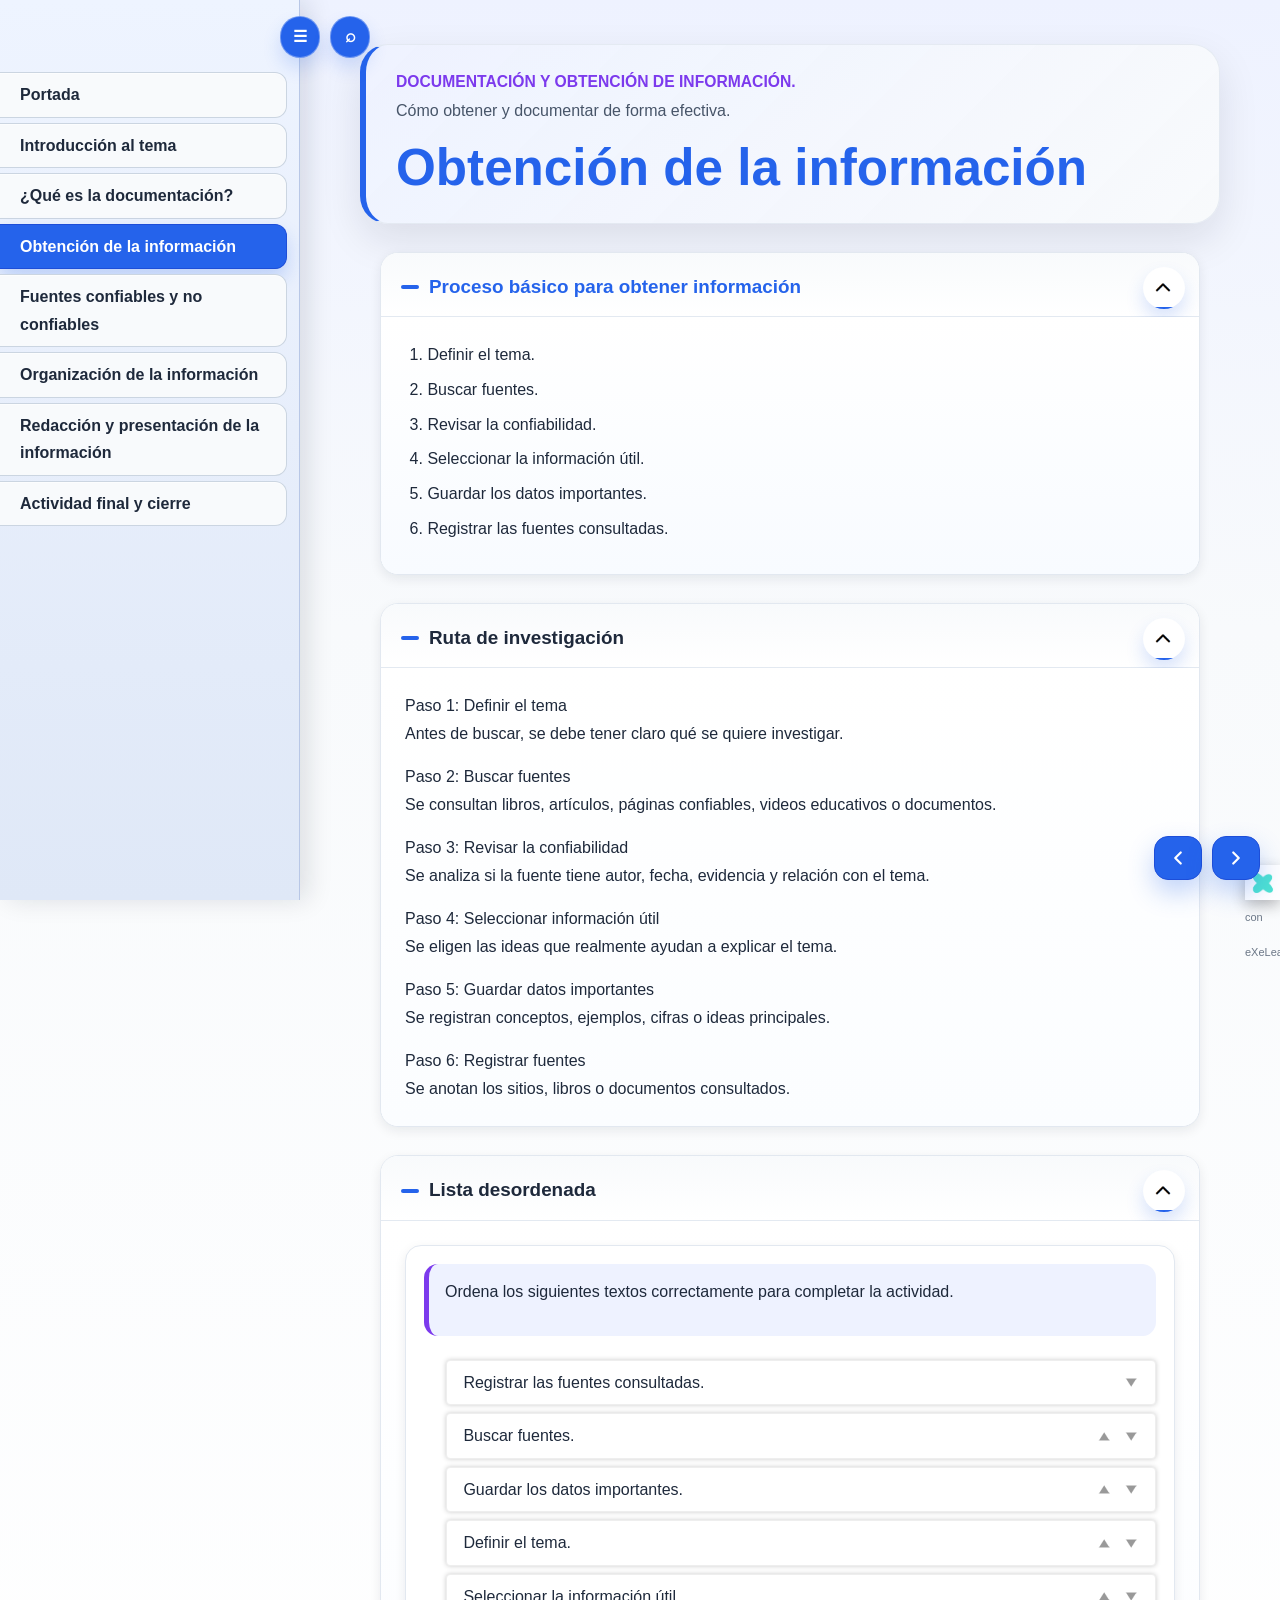
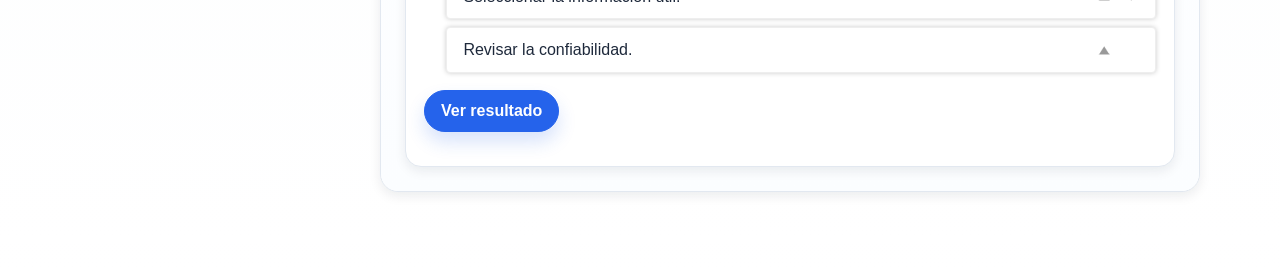
<file: html/obtencion-de-la-informacion.html>
<!DOCTYPE html>
<html lang="es" id="exe-page-1780616523164-2qdm8q05m">
<head>
<meta charset="utf-8">
<meta name="generator" content="eXeLearning v4.0.0">
<meta name="viewport" content="width=device-width, initial-scale=1">
<title>Obtención de la información | Documentación y Obtención de Información. </title>
<link rel="icon" type="image/x-icon" href="../libs/favicon.ico">
<meta name="description" content="Explicar la importancia de la documentación y la obtención de información, mostrando cómo identificar fuentes confiables, organizar datos relevantes y transformar la información encontrada en conocimiento útil.">
<script>document.querySelector("html").classList.add("js");</script><script src="../libs/jquery/jquery.min.js"> </script><script src="../libs/common_i18n.js"> </script><script src="../libs/common.js"> </script><script src="../libs/exe_export.js"> </script><script src="../libs/bootstrap/bootstrap.bundle.min.js"> </script><link rel="stylesheet" href="../libs/bootstrap/bootstrap.min.css">
<script src="../idevices/text/text.js"></script><link rel="stylesheet" href="../idevices/text/text.css">
<script src="../idevices/sort/sort.js"></script><link rel="stylesheet" href="../idevices/sort/sort.css">
<script src="../idevices/scrambled-list/scrambled-list.js"></script><link rel="stylesheet" href="../idevices/scrambled-list/scrambled-list.css">
<link rel="stylesheet" href="../content/css/base.css"><script src="../theme/style.js"> </script><link rel="stylesheet" href="../theme/style.css">
</head>
<body class="exe-export exe-web-site">
<script>document.body.className+=" js"</script>
<div class="exe-content exe-export pre-js siteNav-hidden"><a href="#page-1780616523164-2qdm8q05m" id="skipNav">Skip to content</a> <nav id="siteNav">
<ul>
<li> <a href="../index.html" class="main-node no-ch">Portada</a>
</li>
<li> <a href="../html/introduccion-al-tema.html" class="no-ch">Introducción al tema</a>
</li>
<li> <a href="../html/que-es-la-documentacion.html" class="no-ch">¿Qué es la documentación?</a>
</li>
<li class="active"> <a href="../html/obtencion-de-la-informacion.html" class="active no-ch">Obtención de la información</a>
</li>
<li> <a href="../html/fuentes-confiables-y-no-confiables.html" class="no-ch">Fuentes confiables y no confiables</a>
</li>
<li> <a href="../html/organizacion-de-la-informacion.html" class="no-ch">Organización de la información</a>
</li>
<li> <a href="../html/redaccion-y-presentacion-de-la-informacion.html" class="no-ch">Redacción y presentación de la información</a>
</li>
<li> <a href="../html/actividad-final-y-cierre.html" class="no-ch">Actividad final y cierre</a>
</li>
</ul>
</nav><main id="page-1780616523164-2qdm8q05m" class="page"> 
<header class="main-header">
<div class="package-header"><p class="package-title">Documentación y Obtención de Información. </p>
<p class="package-subtitle">Cómo obtener y documentar de forma efectiva. </p></div>
<div class="page-header"><h1 class="page-title">Obtención de la información</h1></div>
</header><div id="page-content-page-1780616523164-2qdm8q05m" class="page-content">
<article id="block-1780630782404-mkltw9ai1" class="box">
<header class="box-head no-icon">
<h1 class="box-title">Proceso básico para obtener información</h1>
<button class="box-toggle box-toggle-on" title="Toggle content">
<span>Toggle content</span>
</button></header>
<div class="box-content">
<div id="idevice-1780630782399-kmw8m1ox5" class="idevice_node text" data-idevice-path="../idevices/text/" data-idevice-type="text" data-idevice-component-type="json" data-idevice-json-data="{&quot;ideviceId&quot;:&quot;idevice-1780630782399-kmw8m1ox5&quot;}">
<div class="exe-text-template">
    <ol>
<li>Definir el tema.</li>
<li>Buscar fuentes.</li>
<li>Revisar la confiabilidad.</li>
<li>Seleccionar la información útil.</li>
<li>Guardar los datos importantes.</li>
<li>Registrar las fuentes consultadas.</li>
</ol>
</div>
</div>
</div>
</article><article id="block-1780630846971-34otfh1uz" class="box">
<header class="box-head no-icon">
<h1 class="box-title">Ruta de investigación</h1>
<button class="box-toggle box-toggle-on" title="Toggle content">
<span>Toggle content</span>
</button></header>
<div class="box-content">
<div id="idevice-1780630846968-icoaepos8" class="idevice_node text" data-idevice-path="../idevices/text/" data-idevice-type="text" data-idevice-component-type="json" data-idevice-json-data="{&quot;ideviceId&quot;:&quot;idevice-1780630846968-icoaepos8&quot;}">
<div class="exe-text-template">
    <p>Paso 1: Definir el tema<br />Antes de buscar, se debe tener claro qué se quiere investigar.</p>
<p>Paso 2: Buscar fuentes<br />Se consultan libros, artículos, páginas confiables, videos educativos o documentos.</p>
<p>Paso 3: Revisar la confiabilidad<br />Se analiza si la fuente tiene autor, fecha, evidencia y relación con el tema.</p>
<p>Paso 4: Seleccionar información útil<br />Se eligen las ideas que realmente ayudan a explicar el tema.</p>
<p>Paso 5: Guardar datos importantes<br />Se registran conceptos, ejemplos, cifras o ideas principales.</p>
<p>Paso 6: Registrar fuentes<br />Se anotan los sitios, libros o documentos consultados.</p>
</div>
</div><div id="idevice-1780630942904-sqzb2sueq" class="idevice_node sort db-no-data" data-idevice-path="../idevices/sort/" data-idevice-type="sort">

</div>
</div>
</article><article id="block-1780631221970-2m5hhgh1e" class="box">
<header class="box-head no-icon">
<h1 class="box-title">Lista desordenada</h1>
<button class="box-toggle box-toggle-on" title="Toggle content">
<span>Toggle content</span>
</button></header>
<div class="box-content">
<div id="idevice-1780631221968-w4dlmc0cp" class="idevice_node scrambled-list" data-idevice-path="../idevices/scrambled-list/" data-idevice-type="scrambled-list" data-idevice-component-type="json" data-idevice-json-data="{&quot;typeGame&quot;:&quot;ScrambledList&quot;,&quot;instructions&quot;:&quot;&lt;p&gt;Ordena los siguientes textos correctamente para completar la actividad.&lt;/p&gt;&quot;,&quot;textAfter&quot;:&quot;&quot;,&quot;afterElement&quot;:&quot;&quot;,&quot;options&quot;:[&quot;Definir el tema.&quot;,&quot;Buscar fuentes.&quot;,&quot;Revisar la confiabilidad.&quot;,&quot;Seleccionar la información útil.&quot;,&quot;Guardar los datos importantes.&quot;,&quot;Registrar las fuentes consultadas.&quot;],&quot;time&quot;:0,&quot;buttonText&quot;:&quot;Ver resultado&quot;,&quot;rightText&quot;:&quot;¡Correcto!, Muy bien. Investigar requiere seguir un proceso ordenado.&quot;,&quot;wrongText&quot;:&quot;Revisa el orden. Primero se define el tema y después se buscan y evalúan las fuentes.&quot;,&quot;isScorm&quot;:0,&quot;textButtonScorm&quot;:&quot;Guardar la puntuación&quot;,&quot;repeatActivity&quot;:true,&quot;weighted&quot;:100,&quot;evaluation&quot;:false,&quot;evaluationID&quot;:&quot;a6e4c519-b3cd-446b-b4f0-3c8caa23bd8f&quot;,&quot;main&quot;:&quot;slidevice-1780631221968-w4dlmc0cp&quot;,&quot;msgs&quot;:{&quot;msgScoreScorm&quot;:&quot;La puntuación no se puede guardar porque esta página no forma parte  de un paquete SCORM.&quot;,&quot;msgYouScore&quot;:&quot;Su puntuación&quot;,&quot;msgScore&quot;:&quot;Puntuación&quot;,&quot;msgWeight&quot;:&quot;Peso&quot;,&quot;msgYouLastScore&quot;:&quot;La última puntuación guardada es&quot;,&quot;msgOnlySaveScore&quot;:&quot;¡Solo puede guardar la puntuación una vez!&quot;,&quot;msgOnlySave&quot;:&quot;Solo puede guardar una vez&quot;,&quot;msgOnlySaveAuto&quot;:&quot;Su puntuación se guardará después de cada pregunta. Solo puede jugar una vez.&quot;,&quot;msgSaveAuto&quot;:&quot;Su puntuación se guardará automáticamente después de cada pregunta.&quot;,&quot;msgSeveralScore&quot;:&quot;Puede guardar la puntuación tantas veces como quiera&quot;,&quot;msgPlaySeveralTimes&quot;:&quot;Puede realizar esta actividad cuantas veces quiera&quot;,&quot;msgActityComply&quot;:&quot;Ya ha realizado esta actividad.&quot;,&quot;msgUncompletedActivity&quot;:&quot;Actividad no completada&quot;,&quot;msgSuccessfulActivity&quot;:&quot;Actividad superada. Puntuación: %s&quot;,&quot;msgUnsuccessfulActivity&quot;:&quot;Actividad no superada. Puntuación: %s&quot;,&quot;msgTypeGame&quot;:&quot;Lista desordenada&quot;,&quot;msgStartGame&quot;:&quot;Pulsa aquí para empezar&quot;,&quot;msgSubmit&quot;:&quot;Enviar&quot;,&quot;msgPlayStart&quot;:&quot;Pulsa aquí para jugar&quot;,&quot;msgTime&quot;:&quot;Tiempo por pregunta&quot;,&quot;msgCheck&quot;:&quot;Comprobar&quot;,&quot;msgSaveScore&quot;:&quot;Guardar la puntuación&quot;,&quot;msgTestFailed&quot;:&quot;No has superado la prueba. Inténtalo de nuevo&quot;,&quot;msgRetryAttempts&quot;:&quot;Has cometido %s errores. Te quedan %s intentos. ¿Quieres intentarlo de nuevo?&quot;},&quot;scorerp&quot;:0,&quot;idevice&quot;:&quot;idevice_node&quot;,&quot;showSolutions&quot;:true,&quot;attemptsNumber&quot;:1,&quot;id&quot;:&quot;idevice-1780631221968-w4dlmc0cp&quot;}" data-idevice-template="scrambled-list.html">
<div class="exe-sortableList" id="slidevice-1780631221968-w4dlmc0cp" scorm=false>
    <div class="game-evaluation-ids js-hidden" data-id="idevice-1780631221968-w4dlmc0cp" data-evaluationb="false" data-evaluationid="a6e4c519-b3cd-446b-b4f0-3c8caa23bd8f"></div>
    <div class="exe-sortableList-instructions"><p>Ordena los siguientes textos correctamente para completar la actividad.</p></div>
    <ul class="exe-sortableList-list"><li>Definir el tema.</li><li>Buscar fuentes.</li><li>Revisar la confiabilidad.</li><li>Seleccionar la información útil.</li><li>Guardar los datos importantes.</li><li>Registrar las fuentes consultadas.</li></ul>
    <div style="display:none">
        <p class="exe-sortableList-buttonText">Ver resultado</p>
        <p class="exe-sortableList-rightText">¡Correcto!, Muy bien. Investigar requiere seguir un proceso ordenado.</p>
        <p class="exe-sortableList-wrongText">Revisa el orden. Primero se define el tema y después se buscan y evalúan las fuentes.</p>
    </div>
    <div class="exe-scorm-message"></div>
    
</div>
</div>
</div>
</article>
</div></main><div class="nav-buttons">
<a href="../html/que-es-la-documentacion.html" title="Anterior" class="nav-button nav-button-left"><span>Anterior</span></a>
<a href="../html/fuentes-confiables-y-no-confiables.html" title="Siguiente" class="nav-button nav-button-right"><span>Siguiente</span></a>
</div>
<footer id="siteFooter"><div id="siteFooterContent"></div></footer>
</div>
<p id="made-with-eXe"> <a href="https://exelearning.net/" target="_blank" rel="noopener"> <span>Creado con eXeLearning <span>(nueva ventana)</span></span></a></p>
</body>
</html>
</file>
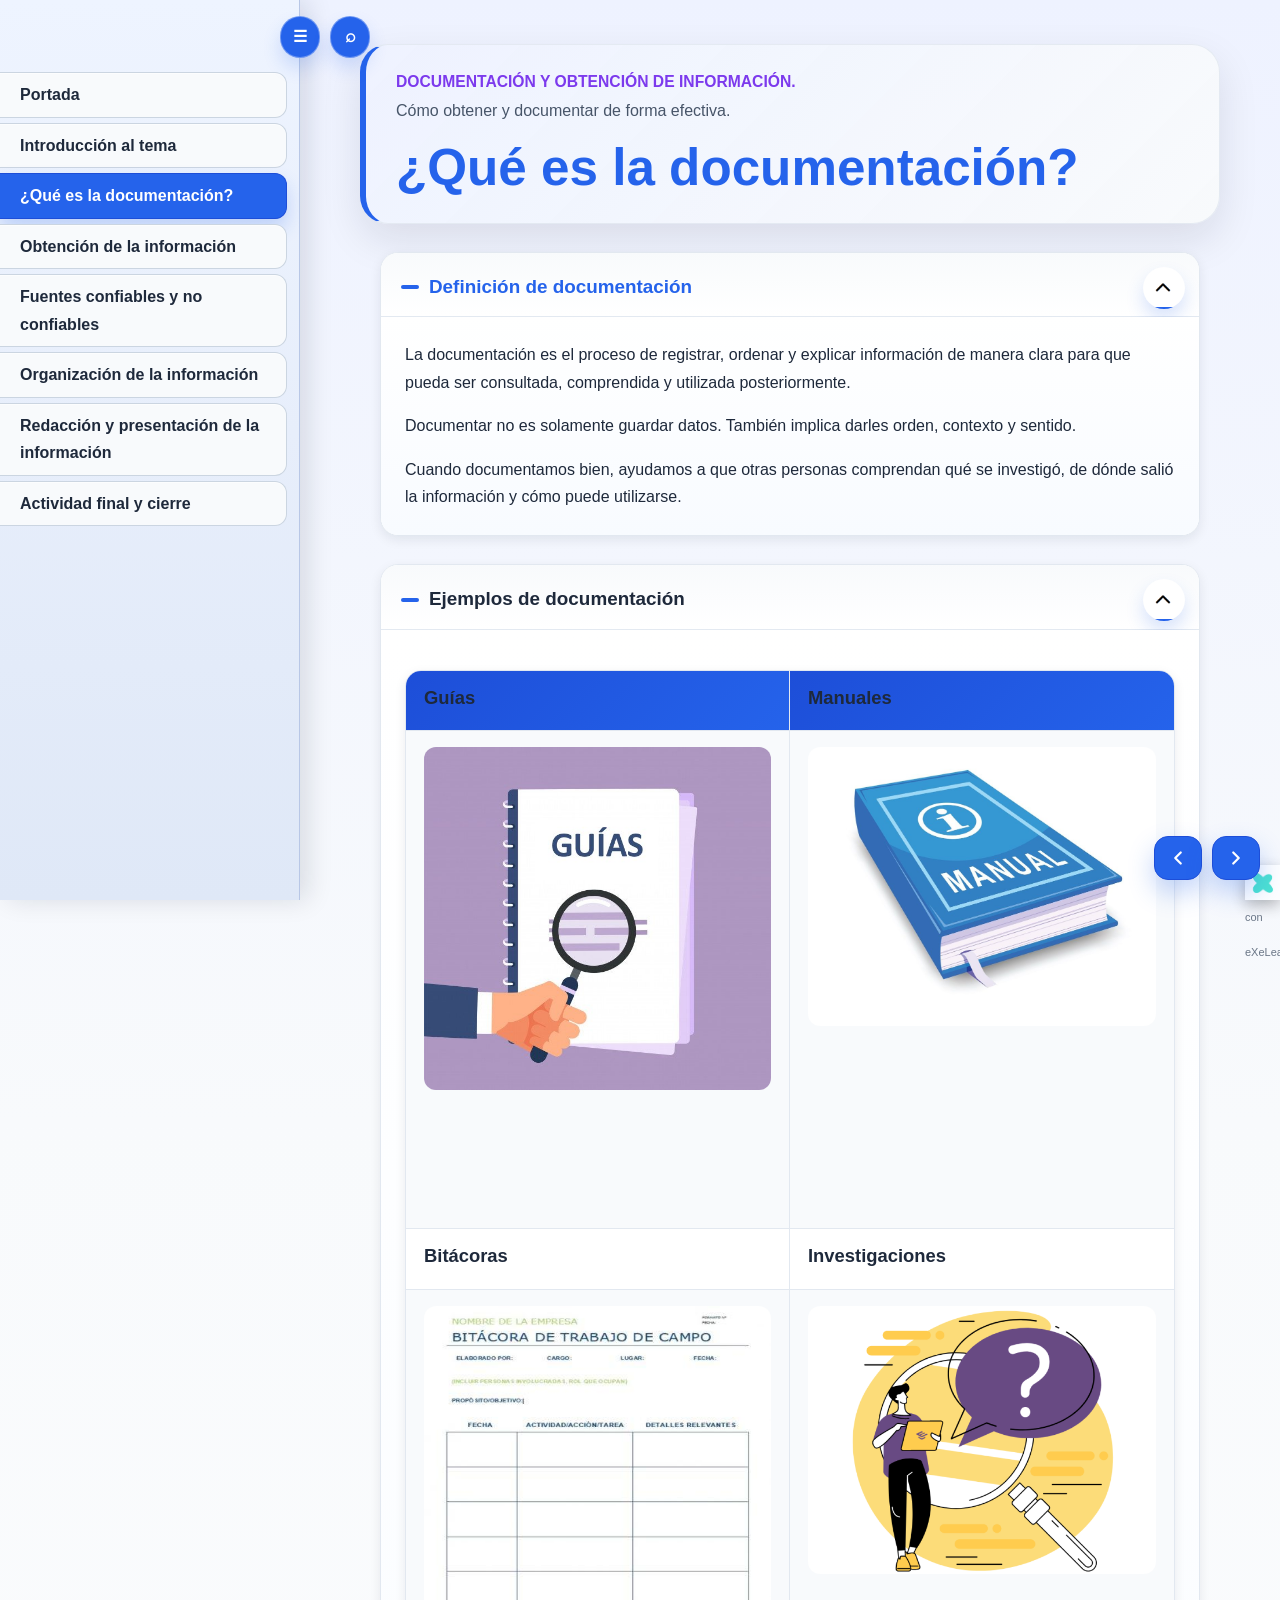
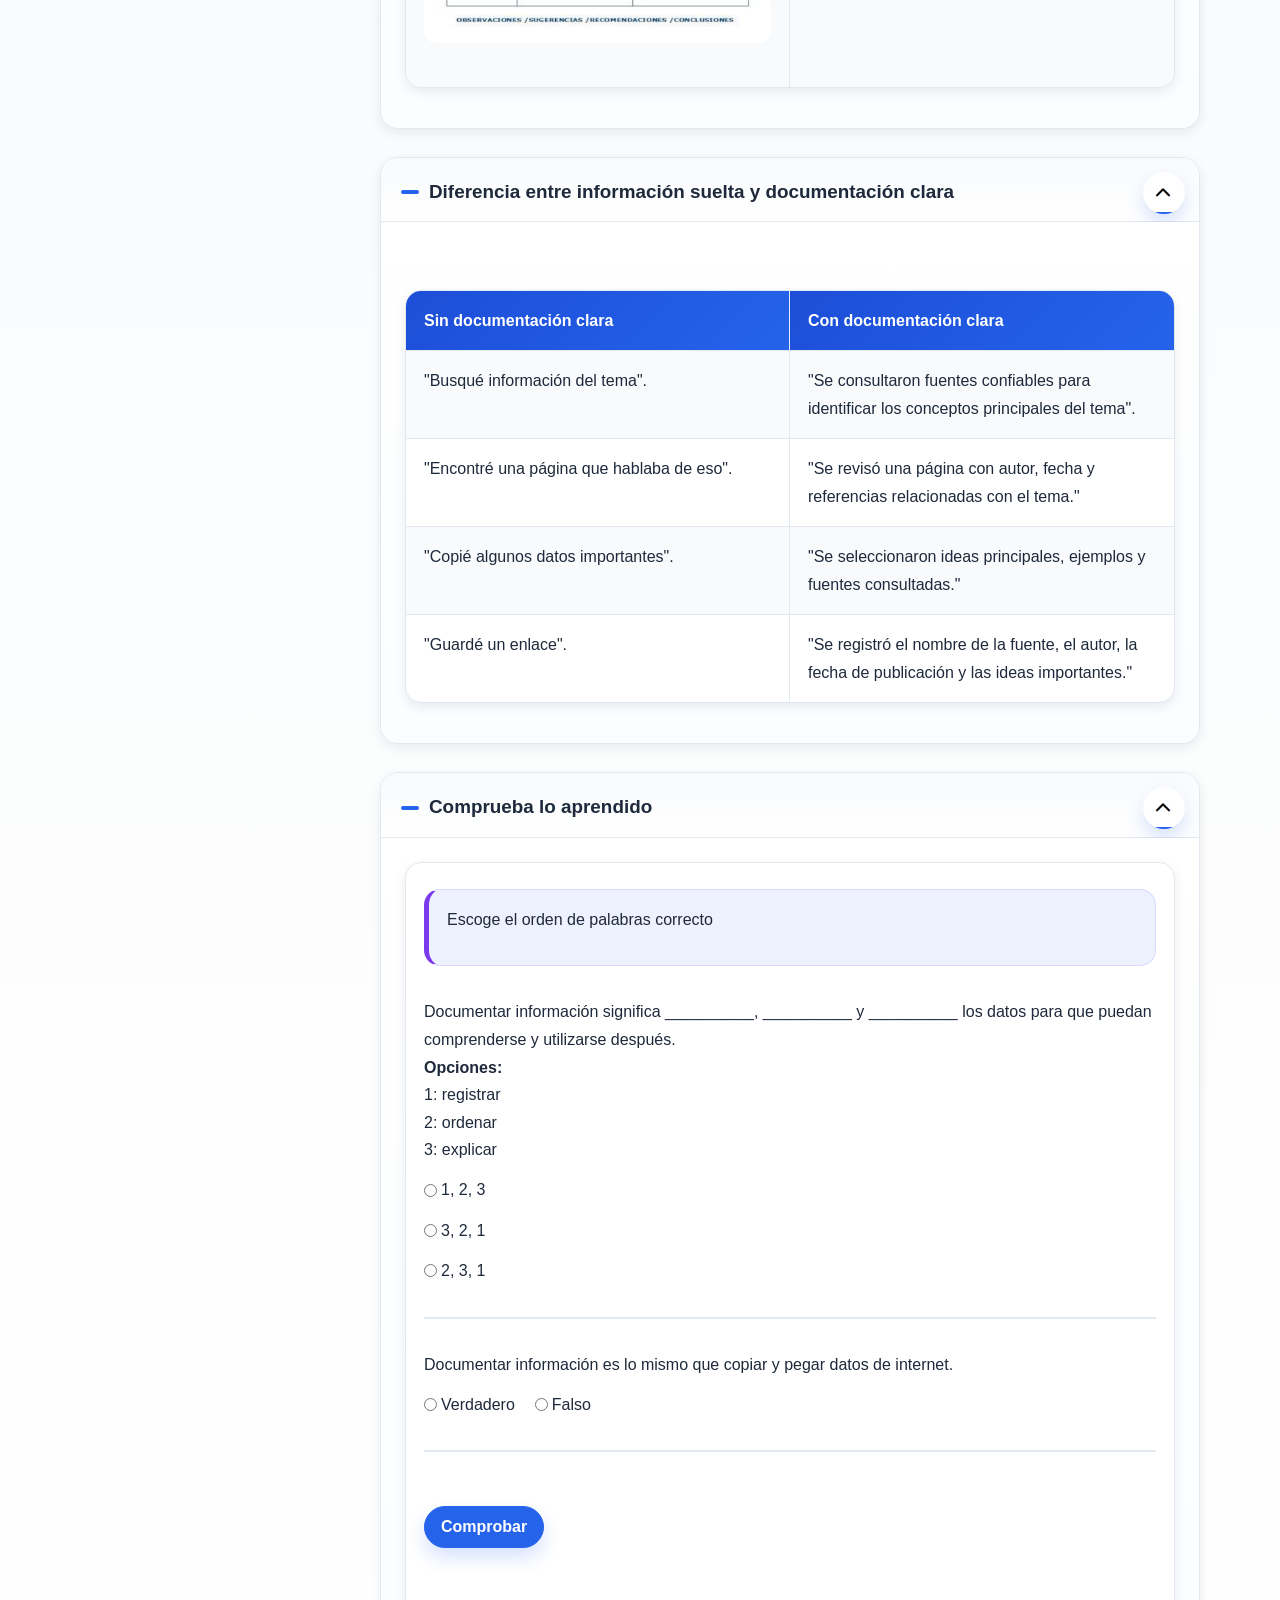
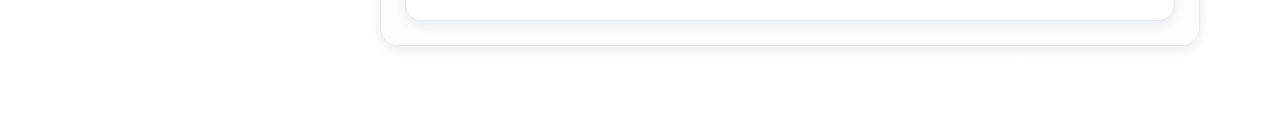
<file: html/que-es-la-documentacion.html>
<!DOCTYPE html>
<html lang="es" id="exe-page-1780616511875-a40dhaifz">
<head>
<meta charset="utf-8">
<meta name="generator" content="eXeLearning v4.0.0">
<meta name="viewport" content="width=device-width, initial-scale=1">
<title>¿Qué es la documentación? | Documentación y Obtención de Información. </title>
<link rel="icon" type="image/x-icon" href="../libs/favicon.ico">
<meta name="description" content="Explicar la importancia de la documentación y la obtención de información, mostrando cómo identificar fuentes confiables, organizar datos relevantes y transformar la información encontrada en conocimiento útil.">
<script>document.querySelector("html").classList.add("js");</script><script src="../libs/jquery/jquery.min.js"> </script><script src="../libs/common_i18n.js"> </script><script src="../libs/common.js"> </script><script src="../libs/exe_export.js"> </script><script src="../libs/bootstrap/bootstrap.bundle.min.js"> </script><link rel="stylesheet" href="../libs/bootstrap/bootstrap.min.css">
<script src="../idevices/text/text.js"></script><link rel="stylesheet" href="../idevices/text/text.css">
<script src="../idevices/form/form.js"></script><link rel="stylesheet" href="../idevices/form/form.css">
<link rel="stylesheet" href="../content/css/base.css"><script src="../theme/style.js"> </script><link rel="stylesheet" href="../theme/style.css">
</head>
<body class="exe-export exe-web-site">
<script>document.body.className+=" js"</script>
<div class="exe-content exe-export pre-js siteNav-hidden"><a href="#page-1780616511875-a40dhaifz" id="skipNav">Skip to content</a> <nav id="siteNav">
<ul>
<li> <a href="../index.html" class="main-node no-ch">Portada</a>
</li>
<li> <a href="../html/introduccion-al-tema.html" class="no-ch">Introducción al tema</a>
</li>
<li class="active"> <a href="../html/que-es-la-documentacion.html" class="active no-ch">¿Qué es la documentación?</a>
</li>
<li> <a href="../html/obtencion-de-la-informacion.html" class="no-ch">Obtención de la información</a>
</li>
<li> <a href="../html/fuentes-confiables-y-no-confiables.html" class="no-ch">Fuentes confiables y no confiables</a>
</li>
<li> <a href="../html/organizacion-de-la-informacion.html" class="no-ch">Organización de la información</a>
</li>
<li> <a href="../html/redaccion-y-presentacion-de-la-informacion.html" class="no-ch">Redacción y presentación de la información</a>
</li>
<li> <a href="../html/actividad-final-y-cierre.html" class="no-ch">Actividad final y cierre</a>
</li>
</ul>
</nav><main id="page-1780616511875-a40dhaifz" class="page"> 
<header class="main-header">
<div class="package-header"><p class="package-title">Documentación y Obtención de Información. </p>
<p class="package-subtitle">Cómo obtener y documentar de forma efectiva. </p></div>
<div class="page-header"><h1 class="page-title">¿Qué es la documentación?</h1></div>
</header><div id="page-content-page-1780616511875-a40dhaifz" class="page-content">
<article id="block-1780619939588-brni4ywfw" class="box">
<header class="box-head no-icon">
<h1 class="box-title">Definición de documentación</h1>
<button class="box-toggle box-toggle-on" title="Toggle content">
<span>Toggle content</span>
</button></header>
<div class="box-content">
<div id="idevice-1780619939584-u79wih35n" class="idevice_node text" data-idevice-path="../idevices/text/" data-idevice-type="text" data-idevice-component-type="json" data-idevice-json-data="{&quot;ideviceId&quot;:&quot;idevice-1780619939584-u79wih35n&quot;}">
<div class="exe-text-template">
    <p>La documentación es el proceso de registrar, ordenar y explicar información de manera clara para que pueda ser consultada, comprendida y utilizada posteriormente.</p>
<p>Documentar no es solamente guardar datos. También implica darles orden, contexto y sentido.</p>
<p>Cuando documentamos bien, ayudamos a que otras personas comprendan qué se investigó, de dónde salió la información y cómo puede utilizarse.</p>
</div>
</div>
</div>
</article><article id="block-1780625799743-uboatn2gc" class="box">
<header class="box-head no-icon">
<h1 class="box-title">Ejemplos de documentación</h1>
<button class="box-toggle box-toggle-on" title="Toggle content">
<span>Toggle content</span>
</button></header>
<div class="box-content">
<div id="idevice-1780625799741-0g8z5xbi6" class="idevice_node text" data-idevice-path="../idevices/text/" data-idevice-type="text" data-idevice-component-type="json" data-idevice-json-data="{&quot;ideviceId&quot;:&quot;idevice-1780625799741-0g8z5xbi6&quot;}">
<div class="exe-text-template">
    <table style="width: 100%; height: 627.167px;" border="1">
<tbody>
<tr style="height: 33px;">
<td style="width: 49.9513%; height: 33px;">
<h5><strong>Guías</strong></h5>
</td>
<td style="width: 49.9513%; height: 33px;">
<h5><strong>Manuales</strong></h5>
</td>
</tr>
<tr style="height: 498.167px;">
<td style="width: 49.9513%; height: 498.167px;">
<h5><img src="../content/resources/Guias.jpg" width="626" height="618" alt="" /></h5>
</td>
<td style="width: 49.9513%; height: 498.167px;">
<h5><img src="../content/resources/Libro.jpg" width="1024" height="819" alt="" /></h5>
</td>
</tr>
<tr style="height: 33px;">
<td style="width: 49.9513%; height: 33px;">
<h5><strong>Bitácoras</strong></h5>
</td>
<td style="width: 49.9513%; height: 33px;">
<h5><strong>Investigaciones</strong></h5>
</td>
</tr>
<tr style="height: 63px;">
<td style="width: 49.9513%; height: 63px;"><img src="../content/resources/Bitacora.jpg" width="450" height="437" alt="" /><br /></td>
<td style="width: 49.9513%; height: 63px;"><img src="../content/resources/Investigacion.png" width="600" height="462" alt="" /><br /></td>
</tr>
</tbody>
</table>
</div>
</div>
</div>
</article><article id="block-1780626282393-akojg3dt0" class="box">
<header class="box-head no-icon">
<h1 class="box-title">Diferencia entre información suelta y documentación clara</h1>
<button class="box-toggle box-toggle-on" title="Toggle content">
<span>Toggle content</span>
</button></header>
<div class="box-content">
<div id="idevice-1780626282388-mhal3ai62" class="idevice_node text" data-idevice-path="../idevices/text/" data-idevice-type="text" data-idevice-component-type="json" data-idevice-json-data="{&quot;ideviceId&quot;:&quot;idevice-1780626282388-mhal3ai62&quot;}">
<div class="exe-text-template">
    <p><br /></p>
<table border="1" style="width: 100%; height: 261px;">
<tbody>
<tr style="height: 33px;">
<td style="width: 49.9513%; height: 33px;">Sin documentación clara</td>
<td style="width: 49.9513%; height: 33px;">Con documentación clara</td>
</tr>
<tr style="height: 57px;">
<td style="width: 49.9513%; height: 57px;">"Busqué información del tema".</td>
<td style="width: 49.9513%; height: 57px;">"Se consultaron fuentes confiables para identificar los conceptos principales del tema".</td>
</tr>
<tr style="height: 57px;">
<td style="width: 49.9513%; height: 57px;">"Encontré una página que hablaba de eso".</td>
<td style="width: 49.9513%; height: 57px;">"Se revisó una página con autor, fecha y referencias relacionadas con el tema."</td>
</tr>
<tr style="height: 57px;">
<td style="width: 49.9513%; height: 57px;">"Copié algunos datos importantes".</td>
<td style="width: 49.9513%; height: 57px;">"Se seleccionaron ideas principales, ejemplos y fuentes consultadas."</td>
</tr>
<tr style="height: 57px;">
<td style="width: 49.9513%; height: 57px;">"Guardé un enlace".</td>
<td style="width: 49.9513%; height: 57px;">"Se registró el nombre de la fuente, el autor, la fecha de publicación y las ideas importantes."</td>
</tr>
</tbody>
</table>
</div>
</div>
</div>
</article><article id="block-1780630504027-nrqbmvtak" class="box">
<header class="box-head no-icon">
<h1 class="box-title">Comprueba lo aprendido</h1>
<button class="box-toggle box-toggle-on" title="Toggle content">
<span>Toggle content</span>
</button></header>
<div class="box-content">
<div id="idevice-1780630504021-sk0xbb48g" class="idevice_node form" data-idevice-path="../idevices/form/" data-idevice-type="form" data-idevice-component-type="json" data-idevice-json-data="{&quot;ideviceId&quot;:&quot;idevice-1780630504021-sk0xbb48g&quot;,&quot;evaluation&quot;:false,&quot;evaluationID&quot;:&quot;a6e4c519-b3cd-446b-b4f0-3c8caa23bd8f&quot;,&quot;repeatActivity&quot;:true,&quot;isScorm&quot;:0,&quot;textButtonScorm&quot;:&quot;Guardar la puntuación&quot;,&quot;weighted&quot;:100,&quot;msgs&quot;:{&quot;msgScoreScorm&quot;:&quot;La puntuación no se puede guardar porque esta página no forma parte  de un paquete SCORM.&quot;,&quot;msgYouScore&quot;:&quot;Tu puntuación es&quot;,&quot;msgScore&quot;:&quot;Puntuación&quot;,&quot;msgWeight&quot;:&quot;Peso&quot;,&quot;msgYouLastScore&quot;:&quot;La última puntuación guardada es&quot;,&quot;msgOnlySaveScore&quot;:&quot;¡Solo puede guardar la puntuación una vez!&quot;,&quot;msgOnlySave&quot;:&quot;Solo puede guardar una vez&quot;,&quot;msgOnlySaveAuto&quot;:&quot;Su puntuación se guardará después de cada pregunta. Solo puede jugar una vez.&quot;,&quot;msgSaveAuto&quot;:&quot;Su puntuación se guardará automáticamente después de cada pregunta.&quot;,&quot;msgSeveralScore&quot;:&quot;Puede guardar la puntuación tantas veces como quiera&quot;,&quot;msgPlaySeveralTimes&quot;:&quot;Puede realizar esta actividad cuantas veces quiera&quot;,&quot;msgActityComply&quot;:&quot;Ya ha realizado esta actividad.&quot;,&quot;msgUncompletedActivity&quot;:&quot;Actividad no completada&quot;,&quot;msgSuccessfulActivity&quot;:&quot;Actividad superada. Puntuación: %s&quot;,&quot;msgUnsuccessfulActivity&quot;:&quot;Actividad no superada. Puntuación: %s&quot;,&quot;msgTypeGame&quot;:&quot;Formulario&quot;,&quot;msgStartGame&quot;:&quot;Pulsa aquí para empezar&quot;,&quot;msgTime&quot;:&quot;Tiempo por pregunta&quot;,&quot;msgSaveScore&quot;:&quot;Guardar la puntuación&quot;,&quot;msgResult&quot;:&quot;Resultado&quot;,&quot;msgCheck&quot;:&quot;Comprobar&quot;,&quot;msgReset&quot;:&quot;Reiniciar&quot;,&quot;msgShowAnswers&quot;:&quot;Mostrar respuestas&quot;,&quot;msgTestResultPass&quot;:&quot;¡Felicidades! Has pasado la prueba&quot;,&quot;msgTestResultNotPass&quot;:&quot;Lo siento. Has fallado la prueba&quot;,&quot;msgTrueFalseHelp&quot;:&quot;Di si la afirmación es verdadera o falsa&quot;,&quot;msgDropdownHelp&quot;:&quot;Elige la respuesta correcta entre las opciones propuestas&quot;,&quot;msgFillHelp&quot;:&quot;Rellena los espacios en blanco con la palabra apropiada&quot;,&quot;msgSingleSelectionHelp&quot;:&quot;Opción múltiple con solo una respuesta correcta&quot;,&quot;msgMultipleSelectionHelp&quot;:&quot;Opción múltiple con varias respuestas correctas&quot;,&quot;msgPlayStart&quot;:&quot;Pulsa aquí para empezar&quot;,&quot;msgTrue&quot;:&quot;Verdadero&quot;,&quot;msgFalse&quot;:&quot;Falso&quot;,&quot;msgNext&quot;:&quot;Siguiente&quot;,&quot;msgPrevious&quot;:&quot;Anterior&quot;,&quot;msgSuggestion&quot;:&quot;Sugerencia&quot;},&quot;id&quot;:&quot;idevice-1780630504021-sk0xbb48g&quot;,&quot;questionsRandom&quot;:false,&quot;percentageQuestions&quot;:&quot;100&quot;,&quot;time&quot;:&quot;0&quot;,&quot;eXeFormInstructions&quot;:&quot;&lt;p&gt;Escoge el orden de palabras correcto&lt;/p&gt;&quot;,&quot;questionsData&quot;:[{&quot;id&quot;:&quot;1780630668651-DIPTT&quot;,&quot;activityType&quot;:&quot;selection&quot;,&quot;baseText&quot;:&quot;&lt;p&gt;Documentar información significa __________, __________ y __________ los datos para que puedan comprenderse y utilizarse después.&lt;/p&gt;\n&lt;p&gt;&lt;strong&gt;Opciones:&lt;/strong&gt;&lt;br /&gt;1: registrar&lt;br /&gt;2: ordenar&lt;br /&gt;3: explicar&lt;/p&gt;&quot;,&quot;feedbackRight&quot;:&quot;Documentar información significa registrar, ordenar y explicar los datos para que puedan comprenderse y utilizarse después.&quot;,&quot;feedbackWrong&quot;:&quot;Recuerda que no se puede explicar ni ordenar sin registrar información&quot;,&quot;suggestion&quot;:&quot;&quot;,&quot;wrongAnswersValue&quot;:&quot;&quot;,&quot;selectionType&quot;:&quot;single&quot;,&quot;answers&quot;:[{&quot;0&quot;:true,&quot;1&quot;:&quot;1, 2, 3&quot;},{&quot;0&quot;:false,&quot;1&quot;:&quot;3, 2, 1&quot;},{&quot;0&quot;:false,&quot;1&quot;:&quot;2, 3, 1&quot;}],&quot;answer&quot;:&quot;1&quot;,&quot;capitalization&quot;:false,&quot;strict&quot;:false,&quot;order&quot;:0,&quot;customScore&quot;:1,&quot;time&quot;:0},{&quot;id&quot;:&quot;1780630729387-LQ6V7&quot;,&quot;activityType&quot;:&quot;true-false&quot;,&quot;baseText&quot;:&quot;&lt;p&gt;Documentar información es lo mismo que copiar y pegar datos de internet.&lt;/p&gt;&quot;,&quot;feedbackRight&quot;:&quot;Documentar implica comprender, organizar, explicar y registrar las fuentes, no solo copiar información.&quot;,&quot;feedbackWrong&quot;:&quot;recuerda que no debes solo copiar y pegar información. &quot;,&quot;suggestion&quot;:&quot;&quot;,&quot;wrongAnswersValue&quot;:&quot;&quot;,&quot;selectionType&quot;:&quot;single&quot;,&quot;answers&quot;:[],&quot;answer&quot;:&quot;0&quot;,&quot;capitalization&quot;:false,&quot;strict&quot;:false,&quot;order&quot;:0,&quot;customScore&quot;:1,&quot;time&quot;:0}],&quot;passRate&quot;:5,&quot;addBtnAnswers&quot;:true,&quot;eXeIdeviceTextAfter&quot;:&quot;&quot;,&quot;showSlider&quot;:false}" data-idevice-template="form.html">
<div class="exe-form-container">
  <div class="game-evaluation-ids js-hidden" data-id="idevice-1780630504021-sk0xbb48g" data-evaluationb="false" data-evaluationid="a6e4c519-b3cd-446b-b4f0-3c8caa23bd8f"></div>
            <div id="frmMainContainer-idevice-1780630504021-sk0xbb48g" class="form-IDevice" data-id="idevice-1780630504021-sk0xbb48g">
                <div class="form-Data js-hidden">{}</div>
                <div class="form-instructions"><p>Escoge el orden de palabras correcto</p></div>
                <div class="FRMP-GameScoreBoard" style="display:none;">
                    <div>
                        <strong><span class="sr-av">Tiempo por pregunta:</span></strong>
                        <span id="frmPTime-idevice-1780630504021-sk0xbb48g">00:00</span>
                    </div>
                </div>
                <div class="FRMP-StartGame" id="frmStartGameDiv-idevice-1780630504021-sk0xbb48g" style="display:none;">
                      <button  id="frmStartGame-idevice-1780630504021-sk0xbb48g" type="button" class="btn btn-primary">Pulsa aquí para empezar</button>
                </div>
                <div class="form-body" id="frmBody-idevice-1780630504021-sk0xbb48g" style="display:block;">
                    <div class="FRMP-Questions">
                        <div id="form-questions-idevice-1780630504021-sk0xbb48g" > </div>
                        <div id="frmCover-idevice-1780630504021-sk0xbb48g" class="FRMP-Cover"> </div>
                    </div>
                    <div id="resultsContainer-idevice-1780630504021-sk0xbb48g" class="form-results-container inline">
                        <div id="form-score-idevice-1780630504021-sk0xbb48g" class="score-text">Puntuación.</div>
                        <div id="form-result-test-idevice-1780630504021-sk0xbb48g" class="score-text phrase-score"></div>
                    </div>
                    <div class="form-buttons-container inline">
                        <input id="form-button-check-idevice-1780630504021-sk0xbb48g" class="btn btn-primary" type="button" value="Comprobar"
                            data-id="idevice-1780630504021-sk0xbb48g" data-pass-rate="" />
                        <input id="form-button-reset-idevice-1780630504021-sk0xbb48g" type="button" value="Reiniciar"
                            data-id="idevice-1780630504021-sk0xbb48g" class="btn btn-primary"  style="display:none" />
                        <input id="form-button-show-answers-idevice-1780630504021-sk0xbb48g" class="btn btn-primary" type="button" value="Mostrar respuestas"
                            data-id="idevice-1780630504021-sk0xbb48g" style="display: none;" />

                    </div>
                </div>
                <div class="Games-BottonContainer">
                    <div class="Games-GetScore">
                        <input id="frmPSendScore-idevice-1780630504021-sk0xbb48g" type="button" value="Guardar la puntuación" class="feedbackbutton Games-SendScore" style="display:none"/> <span class="Games-RepeatActivity"></span>
                    </div>
                </div>
                
            </div>
            <div class="questionsMedia" style="display:none"></div>
            
</div>
</div>
</div>
</article>
</div></main><div class="nav-buttons">
<a href="../html/introduccion-al-tema.html" title="Anterior" class="nav-button nav-button-left"><span>Anterior</span></a>
<a href="../html/obtencion-de-la-informacion.html" title="Siguiente" class="nav-button nav-button-right"><span>Siguiente</span></a>
</div>
<footer id="siteFooter"><div id="siteFooterContent"></div></footer>
</div>
<p id="made-with-eXe"> <a href="https://exelearning.net/" target="_blank" rel="noopener"> <span>Creado con eXeLearning <span>(nueva ventana)</span></span></a></p>
</body>
</html>
</file>
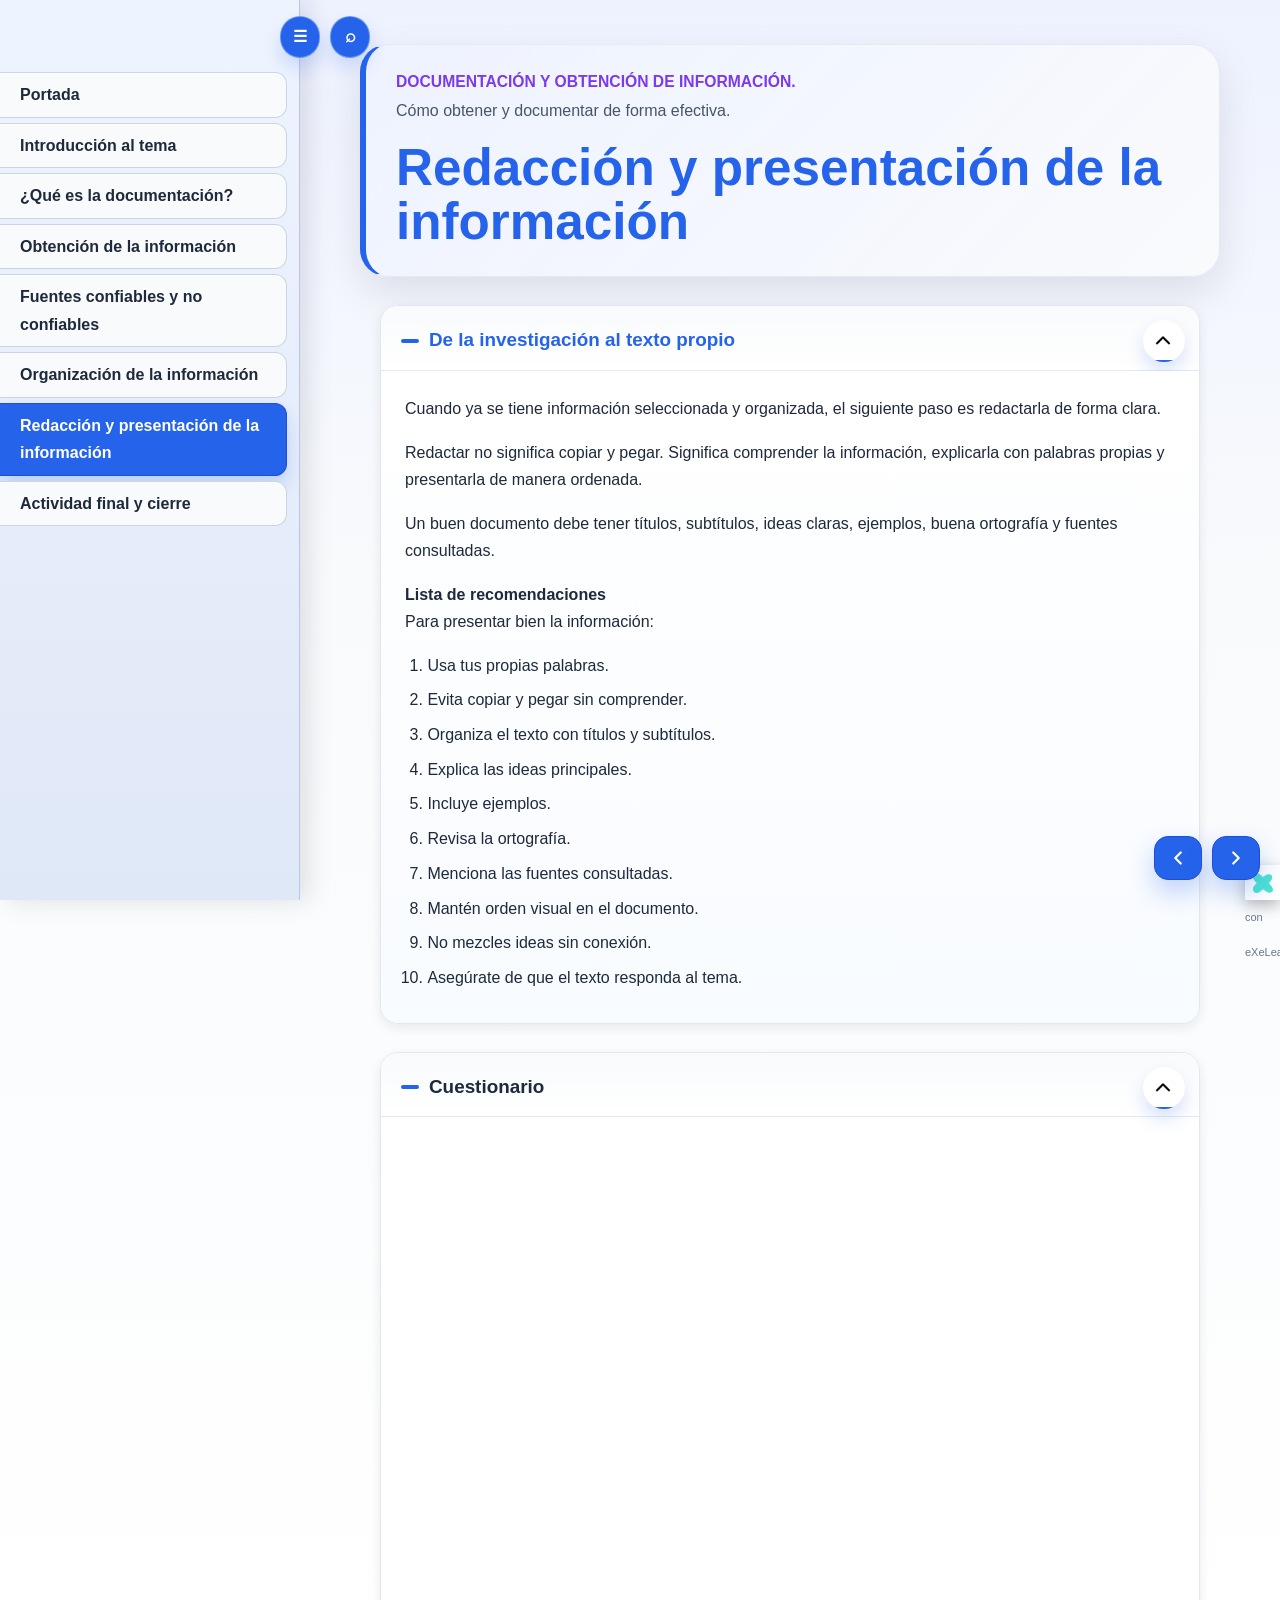
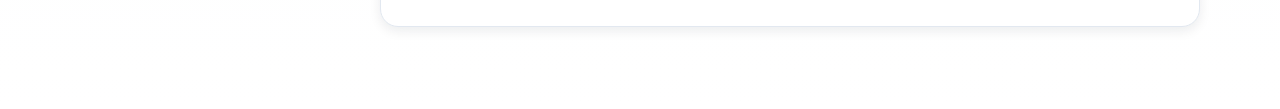
<file: html/redaccion-y-presentacion-de-la-informacion.html>
<!DOCTYPE html>
<html lang="es" id="exe-page-1780616559876-f94o6qtyy">
<head>
<meta charset="utf-8">
<meta name="generator" content="eXeLearning v4.0.0">
<meta name="viewport" content="width=device-width, initial-scale=1">
<title>Redacción y presentación de la información | Documentación y Obtención de Información. </title>
<link rel="icon" type="image/x-icon" href="../libs/favicon.ico">
<meta name="description" content="Explicar la importancia de la documentación y la obtención de información, mostrando cómo identificar fuentes confiables, organizar datos relevantes y transformar la información encontrada en conocimiento útil.">
<script>document.querySelector("html").classList.add("js");</script><script src="../libs/jquery/jquery.min.js"> </script><script src="../libs/common_i18n.js"> </script><script src="../libs/common.js"> </script><script src="../libs/exe_export.js"> </script><script src="../libs/bootstrap/bootstrap.bundle.min.js"> </script><link rel="stylesheet" href="../libs/bootstrap/bootstrap.min.css">
<script src="../idevices/text/text.js"></script><link rel="stylesheet" href="../idevices/text/text.css">
<script src="../idevices/form/form.js"></script><link rel="stylesheet" href="../idevices/form/form.css">
<link rel="stylesheet" href="../content/css/base.css"><script src="../theme/style.js"> </script><link rel="stylesheet" href="../theme/style.css">
</head>
<body class="exe-export exe-web-site">
<script>document.body.className+=" js"</script>
<div class="exe-content exe-export pre-js siteNav-hidden"><a href="#page-1780616559876-f94o6qtyy" id="skipNav">Skip to content</a> <nav id="siteNav">
<ul>
<li> <a href="../index.html" class="main-node no-ch">Portada</a>
</li>
<li> <a href="../html/introduccion-al-tema.html" class="no-ch">Introducción al tema</a>
</li>
<li> <a href="../html/que-es-la-documentacion.html" class="no-ch">¿Qué es la documentación?</a>
</li>
<li> <a href="../html/obtencion-de-la-informacion.html" class="no-ch">Obtención de la información</a>
</li>
<li> <a href="../html/fuentes-confiables-y-no-confiables.html" class="no-ch">Fuentes confiables y no confiables</a>
</li>
<li> <a href="../html/organizacion-de-la-informacion.html" class="no-ch">Organización de la información</a>
</li>
<li class="active"> <a href="../html/redaccion-y-presentacion-de-la-informacion.html" class="active no-ch">Redacción y presentación de la información</a>
</li>
<li> <a href="../html/actividad-final-y-cierre.html" class="no-ch">Actividad final y cierre</a>
</li>
</ul>
</nav><main id="page-1780616559876-f94o6qtyy" class="page"> 
<header class="main-header">
<div class="package-header"><p class="package-title">Documentación y Obtención de Información. </p>
<p class="package-subtitle">Cómo obtener y documentar de forma efectiva. </p></div>
<div class="page-header"><h1 class="page-title">Redacción y presentación de la información</h1></div>
</header><div id="page-content-page-1780616559876-f94o6qtyy" class="page-content">
<article id="block-1780633284814-wqtc3z70g" class="box">
<header class="box-head no-icon">
<h1 class="box-title">De la investigación al texto propio</h1>
<button class="box-toggle box-toggle-on" title="Toggle content">
<span>Toggle content</span>
</button></header>
<div class="box-content">
<div id="idevice-1780633284812-t25ux67ns" class="idevice_node text" data-idevice-path="../idevices/text/" data-idevice-type="text" data-idevice-component-type="json" data-idevice-json-data="{&quot;ideviceId&quot;:&quot;idevice-1780633284812-t25ux67ns&quot;}">
<div class="exe-text-template">
    <p>Cuando ya se tiene información seleccionada y organizada, el siguiente paso es redactarla de forma clara.</p>
<p>Redactar no significa copiar y pegar. Significa comprender la información, explicarla con palabras propias y presentarla de manera ordenada.</p>
<p>Un buen documento debe tener títulos, subtítulos, ideas claras, ejemplos, buena ortografía y fuentes consultadas.</p>
<p><strong>Lista de recomendaciones</strong><br />Para presentar bien la información:</p>
<ol>
<li>Usa tus propias palabras.</li>
<li>Evita copiar y pegar sin comprender.<br /></li>
<li>Organiza el texto con títulos y subtítulos.</li>
<li>Explica las ideas principales.</li>
<li>Incluye ejemplos.</li>
<li>Revisa la ortografía.</li>
<li>Menciona las fuentes consultadas.</li>
<li>Mantén orden visual en el documento.</li>
<li>No mezcles ideas sin conexión.</li>
<li>Asegúrate de que el texto responda al tema.</li>
</ol>
</div>
</div>
</div>
</article><article id="block-1780633369025-o47fuslp3" class="box">
<header class="box-head no-icon">
<h1 class="box-title">Cuestionario</h1>
<button class="box-toggle box-toggle-on" title="Toggle content">
<span>Toggle content</span>
</button></header>
<div class="box-content">
<div id="idevice-1780633369019-lwyh2pz4d" class="idevice_node form" data-idevice-path="../idevices/form/" data-idevice-type="form" data-idevice-component-type="json" data-idevice-json-data="{&quot;ideviceId&quot;:&quot;idevice-1780633369019-lwyh2pz4d&quot;,&quot;evaluation&quot;:false,&quot;evaluationID&quot;:&quot;a6e4c519-b3cd-446b-b4f0-3c8caa23bd8f&quot;,&quot;repeatActivity&quot;:true,&quot;isScorm&quot;:0,&quot;textButtonScorm&quot;:&quot;Guardar la puntuación&quot;,&quot;weighted&quot;:100,&quot;msgs&quot;:{&quot;msgScoreScorm&quot;:&quot;La puntuación no se puede guardar porque esta página no forma parte  de un paquete SCORM.&quot;,&quot;msgYouScore&quot;:&quot;Tu puntuación es&quot;,&quot;msgScore&quot;:&quot;Puntuación&quot;,&quot;msgWeight&quot;:&quot;Peso&quot;,&quot;msgYouLastScore&quot;:&quot;La última puntuación guardada es&quot;,&quot;msgOnlySaveScore&quot;:&quot;¡Solo puede guardar la puntuación una vez!&quot;,&quot;msgOnlySave&quot;:&quot;Solo puede guardar una vez&quot;,&quot;msgOnlySaveAuto&quot;:&quot;Su puntuación se guardará después de cada pregunta. Solo puede jugar una vez.&quot;,&quot;msgSaveAuto&quot;:&quot;Su puntuación se guardará automáticamente después de cada pregunta.&quot;,&quot;msgSeveralScore&quot;:&quot;Puede guardar la puntuación tantas veces como quiera&quot;,&quot;msgPlaySeveralTimes&quot;:&quot;Puede realizar esta actividad cuantas veces quiera&quot;,&quot;msgActityComply&quot;:&quot;Ya ha realizado esta actividad.&quot;,&quot;msgUncompletedActivity&quot;:&quot;Actividad no completada&quot;,&quot;msgSuccessfulActivity&quot;:&quot;Actividad superada. Puntuación: %s&quot;,&quot;msgUnsuccessfulActivity&quot;:&quot;Actividad no superada. Puntuación: %s&quot;,&quot;msgTypeGame&quot;:&quot;Formulario&quot;,&quot;msgStartGame&quot;:&quot;Pulsa aquí para empezar&quot;,&quot;msgTime&quot;:&quot;Tiempo por pregunta&quot;,&quot;msgSaveScore&quot;:&quot;Guardar la puntuación&quot;,&quot;msgResult&quot;:&quot;Resultado&quot;,&quot;msgCheck&quot;:&quot;Comprobar&quot;,&quot;msgReset&quot;:&quot;Reiniciar&quot;,&quot;msgShowAnswers&quot;:&quot;Mostrar respuestas&quot;,&quot;msgTestResultPass&quot;:&quot;¡Felicidades! Has pasado la prueba&quot;,&quot;msgTestResultNotPass&quot;:&quot;Lo siento. Has fallado la prueba&quot;,&quot;msgTrueFalseHelp&quot;:&quot;Di si la afirmación es verdadera o falsa&quot;,&quot;msgDropdownHelp&quot;:&quot;Elige la respuesta correcta entre las opciones propuestas&quot;,&quot;msgFillHelp&quot;:&quot;Rellena los espacios en blanco con la palabra apropiada&quot;,&quot;msgSingleSelectionHelp&quot;:&quot;Opción múltiple con solo una respuesta correcta&quot;,&quot;msgMultipleSelectionHelp&quot;:&quot;Opción múltiple con varias respuestas correctas&quot;,&quot;msgPlayStart&quot;:&quot;Pulsa aquí para empezar&quot;,&quot;msgTrue&quot;:&quot;Verdadero&quot;,&quot;msgFalse&quot;:&quot;Falso&quot;,&quot;msgNext&quot;:&quot;Siguiente&quot;,&quot;msgPrevious&quot;:&quot;Anterior&quot;,&quot;msgSuggestion&quot;:&quot;Sugerencia&quot;},&quot;id&quot;:&quot;idevice-1780633369019-lwyh2pz4d&quot;,&quot;questionsRandom&quot;:false,&quot;percentageQuestions&quot;:&quot;100&quot;,&quot;time&quot;:&quot;0&quot;,&quot;eXeFormInstructions&quot;:&quot;&lt;p&gt;Rellena los huecos con las palabras correctas&lt;/p&gt;&quot;,&quot;questionsData&quot;:[{&quot;id&quot;:&quot;1780633509660-UFK64&quot;,&quot;activityType&quot;:&quot;selection&quot;,&quot;baseText&quot;:&quot;&quot;,&quot;feedbackRight&quot;:&quot;Muy bien. Una buena documentación no solo reúne información; también la comunica con claridad.&quot;,&quot;feedbackWrong&quot;:&quot;Revisa el orden, recuerda que debemos usar palabras propias, organizar el texto con títulos y mencionar nuestras fuentes&quot;,&quot;suggestion&quot;:&quot;&quot;,&quot;wrongAnswersValue&quot;:&quot;&quot;,&quot;selectionType&quot;:&quot;single&quot;,&quot;answers&quot;:[{&quot;0&quot;:true,&quot;1&quot;:&quot;propias, títulos, fuentes&quot;},{&quot;0&quot;:false,&quot;1&quot;:&quot;fuentes, títulos, propias&quot;},{&quot;0&quot;:false,&quot;1&quot;:&quot;propias, fuentes, títulos&quot;}],&quot;answer&quot;:&quot;1&quot;,&quot;capitalization&quot;:false,&quot;strict&quot;:false,&quot;order&quot;:0,&quot;customScore&quot;:1,&quot;time&quot;:0}],&quot;passRate&quot;:5,&quot;addBtnAnswers&quot;:true,&quot;eXeIdeviceTextAfter&quot;:&quot;&quot;,&quot;showSlider&quot;:false}" data-idevice-template="form.html">
<div class="exe-form-container">
  <div class="game-evaluation-ids js-hidden" data-id="idevice-1780633369019-lwyh2pz4d" data-evaluationb="false" data-evaluationid="a6e4c519-b3cd-446b-b4f0-3c8caa23bd8f"></div>
            <div id="frmMainContainer-idevice-1780633369019-lwyh2pz4d" class="form-IDevice" data-id="idevice-1780633369019-lwyh2pz4d">
                <div class="form-Data js-hidden">{}</div>
                <div class="form-instructions"><p>Rellena los huecos con las palabras correctas</p></div>
                <div class="FRMP-GameScoreBoard" style="display:none;">
                    <div>
                        <strong><span class="sr-av">Tiempo por pregunta:</span></strong>
                        <span id="frmPTime-idevice-1780633369019-lwyh2pz4d">00:00</span>
                    </div>
                </div>
                <div class="FRMP-StartGame" id="frmStartGameDiv-idevice-1780633369019-lwyh2pz4d" style="display:none;">
                      <button  id="frmStartGame-idevice-1780633369019-lwyh2pz4d" type="button" class="btn btn-primary">Pulsa aquí para empezar</button>
                </div>
                <div class="form-body" id="frmBody-idevice-1780633369019-lwyh2pz4d" style="display:block;">
                    <div class="FRMP-Questions">
                        <div id="form-questions-idevice-1780633369019-lwyh2pz4d" > </div>
                        <div id="frmCover-idevice-1780633369019-lwyh2pz4d" class="FRMP-Cover"> </div>
                    </div>
                    <div id="resultsContainer-idevice-1780633369019-lwyh2pz4d" class="form-results-container inline">
                        <div id="form-score-idevice-1780633369019-lwyh2pz4d" class="score-text">Puntuación.</div>
                        <div id="form-result-test-idevice-1780633369019-lwyh2pz4d" class="score-text phrase-score"></div>
                    </div>
                    <div class="form-buttons-container inline">
                        <input id="form-button-check-idevice-1780633369019-lwyh2pz4d" class="btn btn-primary" type="button" value="Comprobar"
                            data-id="idevice-1780633369019-lwyh2pz4d" data-pass-rate="" />
                        <input id="form-button-reset-idevice-1780633369019-lwyh2pz4d" type="button" value="Reiniciar"
                            data-id="idevice-1780633369019-lwyh2pz4d" class="btn btn-primary"  style="display:none" />
                        <input id="form-button-show-answers-idevice-1780633369019-lwyh2pz4d" class="btn btn-primary" type="button" value="Mostrar respuestas"
                            data-id="idevice-1780633369019-lwyh2pz4d" style="display: none;" />

                    </div>
                </div>
                <div class="Games-BottonContainer">
                    <div class="Games-GetScore">
                        <input id="frmPSendScore-idevice-1780633369019-lwyh2pz4d" type="button" value="Guardar la puntuación" class="feedbackbutton Games-SendScore" style="display:none"/> <span class="Games-RepeatActivity"></span>
                    </div>
                </div>
                
            </div>
            <div class="questionsMedia" style="display:none"></div>
            
</div>
</div>
</div>
</article>
</div></main><div class="nav-buttons">
<a href="../html/organizacion-de-la-informacion.html" title="Anterior" class="nav-button nav-button-left"><span>Anterior</span></a>
<a href="../html/actividad-final-y-cierre.html" title="Siguiente" class="nav-button nav-button-right"><span>Siguiente</span></a>
</div>
<footer id="siteFooter"><div id="siteFooterContent"></div></footer>
</div>
<p id="made-with-eXe"> <a href="https://exelearning.net/" target="_blank" rel="noopener"> <span>Creado con eXeLearning <span>(nueva ventana)</span></span></a></p>
</body>
</html>
</file>
<file: idevices/text/text.css>
/* Text iDevice (export CSS) */
.exe-text-activity > div {
    display: flow-root;
}

.exe-text-activity div.inline {
    display: flex;
}

.exe-text-activity div.inline dt {
    margin: 0 0 0 auto;
}

.exe-text-activity div.inline dd {
    margin-left: 10px;
}

.idevice_node.text .iDevice_buttons.feedback-button {
    margin-bottom: 1em;
}
</file>
<file: content/css/base.css>
.exe-content{
  background: #fff;
}

.exe-content .page-title{
  font-size: 1.45em;
}

.exe-content .box{
  margin-top: 20px;
  border: 1px solid #dbdbdb;
}

.exe-content .box-head {
  border-bottom: 1px solid #dbdbdb;
}

.exe-export .no-header .box-head {
  border-bottom: 0;
}

.exe-content .box-head .box-title {
  margin: 0;
  font-size: 1.2em;
}

.exe-content a{
  color: #5a7f0c;
}

.exe-content a:hover,
.exe-content a:focus{
  color: #71a300;
}

.exe-content h2{
  font-size: 1.45em;
}
.exe-content h3{
  font-size: 1.35em;
}
.exe-content h4{
  font-size: 1.25em;
}
.exe-content h5{
  font-size: 1.15em;
}

.exe-content a {
    text-decoration: none
}

.exe-content a:hover,
.exe-content a:focus {
    text-decoration: underline
}

/* Underlined links */
.box-content a {
    text-decoration: underline;
}
.box-content a:hover {
    text-decoration: none;
}
.box-content a:focus {
    text-decoration: underline;
}

@media print {
    .external-iframe-src {
        display: block !important;
        margin: 2em 0;
        font-size: .95em;
        text-align: center
    }

    #made-with-eXe {
        display: none
    }
}

.external-iframe {
    border: 0
}

.pre-code {
    background: #112C4A;
    color: #E7ECF1;
    font-family: Monaco, Courier, monospace;
    border-radius: 9px;
    font-size: 12px;
    margin: 2em 1em;
    overflow: auto;
    padding: 20px
}

.exe-dl {
    margin-bottom: 2em;
    margin-left: 1.5em
}

.exe-dl dt {
    font-weight: bold
}

.exe-dl dd {
    margin: 1em 1.5em
}

.js .exe-dl dt {
    margin: 1.2em 0 0 0
}

.exe-dl dt a {
    text-decoration: underline
}

.exe-dl .icon {
    font-family: Arial, sans-serif;
    display: block;
    width: 20px;
    height: 20px;
    font-size: 16px;
    margin-right: 1em;
    line-height: 20px;
    text-align: center;
    float: left;
    border-radius: 2px;
    position: relative
}

@media all and (min-width: 1px) {
    .exe-dl dt a {
        align-items: center;
        display: flex;
        text-decoration: none
    }

    .exe-dl .icon {
        height: 18px;
        line-height: 18px;
        width: 18px;
        padding: 1px;
        font: 18px monospace;
        font-weight: bold;
        display: flex;
        justify-content: center;
        align-items: center
    }
}

.exe-dl-toggler {
    height: 20px;
    margin: 1.5em
}

.exe-dl-toggler a {
    margin-left: 0;
    font-weight: bold
}

.js .exe-dl dd {
    display: none;
    padding-left: 0;
    margin: 1em 1em 1em 37px
}

/* Math */
.exe-math {
    display: block;
    margin: 2em 0
}

.exe-math,
.MathJax_Display {
    text-align: left !important
}

.exe-math.position-center,
.position-center .MathJax_Display,
[style*="text-align: center"] .MathJax_Display {
    text-align: center !important
}

.exe-math.position-right,
.position-right .MathJax_Display,
[style*="text-align: right"] .MathJax_Display {
    text-align: right !important
}

.js .show-image .exe-math-code,
.js .show-code .exe-math-img {
    display: none
}

.exe-math-links {
    font-size: .85em
}

.exe-math-inline {
    display: inline;
    margin: 0 .1em !important
}

/* TinyMCE: Images and media */
.exe-figure {
    margin: 2em 0;
    max-width: 100%
}

.position-center {
    margin: 2em auto
}

.position-right {
    margin: 2em 0 2em auto
}

.float-left {
    float: left;
    margin: .5em 1.5em 1em 0
}

.float-right {
    float: right;
    margin: .5em 0 1em 2em
}

.figcaption {
    padding-top: .2em
}

.figcaption.header {
    padding-top: 0;
    padding-bottom: .2em
}

/* TinyMCE templates */
.exe-layout-2-cols,
.exe-layout-3-cols {
    width: 100%
}

.exe-col{
    box-sizing: content-box;
}

.exe-layout-2-cols .exe-col {
    float: left;
    width: 49%
}

.exe-layout-2-cols .exe-col-1 {
    padding-right: 1%
}

.exe-layout-2-cols .exe-col-2 {
    padding-left: 1%
}

.exe-layout-2-30-70 .exe-col {
    width: 69%
}

.exe-layout-2-30-70 .exe-col-1 {
    width: 29%
}

.exe-layout-2-70-30 .exe-col {
    width: 29%
}

.exe-layout-2-70-30 .exe-col-1 {
    width: 69%
}

.exe-layout-3-cols .exe-col {
    float: left;
    width: 32%
}

.exe-layout-3-cols .exe-col-1,
.exe-layout-3-cols .exe-col-2 {
    padding-right: 2%
}

pre.mermaid {
    margin: 1.5em 0;
    text-align: center;
    width: 100%;
    min-width: 200px;
}

/* Blocks */
.exe-block-warning {
    background: #FCF8E3;
    color: #796034;
    border: 1px solid #FAEBCC;
    padding: 0 1em;
    border-radius: 4px
}

p.exe-block-warning {
    padding: 1em
}

.exe-block-alert {
    background: #ffc;
    color: #855000;
    border: 1px solid #FFF099;
    padding: 0 1em;
    border-radius: 4px
}

p.exe-block-alert {
    padding: 1em
}

.exe-block-danger {
    background: #FEF0EF;
    color: #973C3B;
    border: 1px solid #F3DADD;
    padding: 0 1em;
    border-radius: 4px
}

p.exe-block-danger {
    padding: 1em
}

.exe-block-info {
    background: #E1F1F9;
    color: #2B627D;
    border: 1px solid #C9EDF4;
    padding: 0 1em;
    border-radius: 4px
}

p.exe-block-info {
    padding: 1em
}

.exe-block-success {
    background: #E5F3E0;
    color: #336634;
    border: 1px solid #DEEDD1;
    padding: 0 1em;
    border-radius: 4px
}

p.exe-block-success {
    padding: 1em
}

.exe-content .exe-block-warning a,
.exe-content .exe-block-warning a:hover,
.exe-content .exe-block-warning a:focus {
    color: #4F360A
}

.exe-content .exe-block-alert a,
.exe-content .exe-block-alert a:hover,
.exe-content .exe-block-alert a:focus {
    color: #5B2600
}

.exe-content .exe-block-danger a,
.exe-content .exe-block-danger a:hover,
.exe-content .exe-block-danger a:focus {
    color: #6D1211
}

.exe-content .exe-block-info a,
.exe-content .exe-block-info a:hover,
.exe-content .exe-block-info a:focus {
    color: #063853
}

.exe-content .exe-block-success a,
.exe-content .exe-block-success a:hover,
.exe-content .exe-block-success a:focus {
    color: #093C0A
}

div.exe-block-warning,
div.exe-block-alert,
div.exe-block-danger,
div.exe-block-info,
div.exe-block-success {
    margin: 1em 0
}

/* RTL support */
body [dir='rtl'] {
    text-align: start
}

/* Autoclear */
.exe-content .idevice_body,
.exe-clear {
    overflow: auto
}

/* JavaScript on/offf */
.js-hidden {
    display: none;
}

.exe-hidden,
.js-required,
.js .js-hidden,
.exe-mindmap-code {
    display: none
}

.js .js-required {
    display: block
}

.box-toggle {
    display: none;
}

.js .box-toggle {
    display: inline-block;
}

.sr-av,
.js .js-sr-av,
.exe-hidden-accessible,
.js .exe-tooltip-text {
    position: absolute;
    overflow: hidden;
    clip: rect(0 0 0 0);
    clip: rect(0, 0, 0, 0);
    height: 0
}

/* Tables */
.exe-table {
    margin: 2em auto;
    max-width: 100%;
    border: 1px solid #CCC;
    border-collapse: collapse;
    border-spacing: 0
}

.exe-table tr {
    background: #fff
}

.exe-table caption {
    padding: .5em 0;
    text-align: center;
    font-style: italic;
    caption-side: top;
}

.exe-table td,
.exe-table th {
    border: 1px solid #CCC;
    margin: 0;
    padding: 0.5em 1em
}

.exe-table thead {
    background: #ddd;
    color: #000;
    text-align: left
}

.exe-table tr:nth-child(2n-1) td,
.exe-table tbody tr:nth-child(2n-1) th {
    background: #F4F4F4
}

.exe-table tbody tr:nth-child(2n) th {
    background: #F4F4F4
}

.exe-table tbody tr:nth-child(2n-1) th {
    background: #E4E4E4
}

.exe-table thead+tbody tr:nth-child(2n) th {
    background: #fff
}

.exe-table thead+tbody tr:nth-child(2n-1) th {
    background: #F4F4F4
}

.exe-table-minimalist {
    margin: 2em auto;
    border-collapse: collapse
}

.exe-table-minimalist tr {
    background: #fff
}

.exe-table-minimalist thead th {
    color: #000;
    padding: .6em 1.5em .6em .8em;
    border-bottom: 2px solid #CCC;
    text-align: left
}

.exe-table-minimalist td,
.exe-table-minimalist tbody th {
    border-bottom: 1px solid #ccc;
    color: #555;
    padding: .5em 1.5em .5em .8em
}

.exe-table-minimalist tbody tr:hover td,
.exe-table-minimalist tbody tr:hover th {
    color: #222
}

.exe-table-minimalist tr:nth-child(2n-1) td,
.exe-table-minimalist tbody tr:nth-child(2n-1) th {
    background: #F9F9F9
}

.exe-table-minimalist caption {
    text-align: center;
    font-style: italic;
    border-bottom: 2px solid #CCC;
    padding: .6em 0
}

/* Responsive tables */
.exe-table-responsive {
    display: block;
    overflow-x: auto;
    border: none
}

.exe-table-responsive,
.exe-table-responsive th,
.exe-table-responsive tr,
.exe-table-responsive td {
    width: auto !important
}

/* Tooltips */
body .qtip {
    font-size: .85em;
    line-height: 1.5em
}

.qtip .exe-tooltip-text {
    position: relative;
    overflow: auto;
    clip: auto;
    height: auto
}

/* Structured lists */
ol.auto-numbered {
    counter-reset: item
}

.auto-numbered ol {
    counter-reset: item
}

.auto-numbered li {
    display: block
}

.auto-numbered li:before {
    content: counters(item, ".") ".- ";
    counter-increment: item
}

/* Blockquote + Cite */
.exe-quote-cite cite {
    display: block;
    text-align: right;
    margin-top: -.5em
}

/* File information */
.exe-link-data {
    font-size: .8em;
    margin: 0 .2em
}

.exe-link-data abbr {
    cursor: help
}

/* Quote With Authorship */
.styled-qc {
    font-family: Georgia, serif;
    font-style: italic;
    margin: 1.5em 2.5em;
    padding: 0.25em 3.5em;
    position: relative
}

.styled-qc:before {
    display: block;
    content: "\201C";
    font-size: 5em;
    position: absolute;
    left: 0;
    top: -20px
}

/* Responsive design */
iframe,
object,
embed {
    max-width: 100%
}

img,
video {
    max-width: 100%;
    height: auto
}

@media all and (max-width: 992px) {
    .exe-layout-3-cols .exe-col {
        float: none;
        width: 100%;
        padding: 0
    }

    .exe-layout-3-cols .exe-col .exe-figure {
        margin: 2em auto
    }
}

@media all and (max-width: 780px) {
    .styled-qc {
        margin: 1.5em .5em
    }

    .exe-layout-2-cols .exe-col {
        float: none;
        width: 100%;
        padding: 0
    }

    .exe-layout-2-cols .exe-col .exe-figure {
        margin: 2em auto
    }
}

/* Made with eXeLearning */
#made-with-eXe {
    margin: 0;
    position: fixed;
    bottom: 0;
    right: 0
}

#made-with-eXe a {
    text-decoration: none;
    box-shadow: rgba(0, 0, 0, 0.35) 0px 5px 15px;
    border-top-left-radius: 4px;
    color: #222;
    font-size: 11px;
    font-family: Arial, sans-serif;
    line-height: 35px;
    width: 35px;
    height: 35px;
    background: #fff url(../img/exe_powered_logo.png) no-repeat 3px 50%;
    display: block;
    background-size: auto 20px;
    text-decoration: none;
    transition: .5s;
    opacity: .8
}

#made-with-eXe span {
    padding-left: 35px;
    padding-right: 5px
}

#made-with-eXe span span {
    position: absolute;
    overflow: hidden;
    clip: rect(0 0 0 0);
    clip: rect(0, 0, 0, 0);
    height: 0
}

#made-with-eXe a:hover {
    width: auto;
    padding: 0 5px;
    background-position: 5px 50%;
    opacity: 1
}

/* Search bar */
#exe-client-search-reset {
    display: none;
}
#exe-client-search-reset.visible {
    display: inline;
}
.exe-client-search-result{
    padding:0;
    background-color: #FFF3A0;
    color: #1A1A1A;
}

/* Box toggler */
.exe-export article.minimized .box-content{
    display: none;
}

/* BOX no visible */
.exe-export article.novisible.box{
    display: none  !important;
}

/* iDevice no visible */
.exe-export article.box .idevice_node.novisible{
    display: none  !important;
}

/* Teacher mode */
html:not(.mode-teacher) .js .teacher-only {
    display: none !important;
}

/* ========================================
   Architecture v3.1 - Common Theme Overrides
   ========================================
   These rules support the new HTML structure and
   load BEFORE theme-specific styles.
   ======================================== */

/* Navigation: Hide nested sections by default, show active paths */
#siteNav .other-section {
    display: none;
}
#siteNav li.active > .other-section,
#siteNav li.current-page-parent > .other-section {
    display: block;
}

/* Site footer extra section */
#siteFooterExtra {
    margin-bottom: 2em;
    color: #555;
    font-size: 0.95em;
}

/* Skip navigation link */
#skipNav {
    position: fixed;
    top: -50px;
    left: 50%;
    transform: translateX(-50%);
    background-color: #000;
    color: #fff;
    text-align: center;
    font-weight: bold;
    font-size: 0.95em;
    text-decoration: underline;
    padding: 0.5em 1em;
    z-index: 1000;
    display: inline-block;
    box-shadow: 0 2px 5px rgba(0,0,0,0.3);
    outline: 3px solid #fff;
    outline-offset: -3px;
    transition: top 0.3s ease, opacity 0.3s ease;
}

#skipNav:focus {
    top: 5px;
}

/* Print styles for header elements */
@media print {
    body #header,
    body #emptyHeader,
    body #nodeDecoration {
        height: auto !important;
        min-height: 0;
        border: none;
        padding: 0;
    }
    body #headerContent {
        padding-top: 40px;
    }
}
</file>
<file: theme/style.css>
/* Default style (to review) */

body.exe-export {
    padding: 1em 0;
}

body.exe-web-site {
    padding: 0;
}

.exe-content a {
    color: #d76b4a;
}

.exe-content a:hover,
.exe-content a:focus {
    color: #993d28;
}

#node-content-container.exe-content #node-content {
    padding-top: 20px;
    padding-bottom: 20px;
    max-width: 1280px;
    margin: 0 auto;
    display: block;
}

.exe-content {
    color: #333;
    background-color: #fff;
}

.js .exe-export .exe-content {
    min-height: 100vh;
}

/* iframe */
.js .in-iframe .exe-content {
    min-height: 0;
}

.exe-content .package-title {
    font-size: 1.25rem;
    font-weight: 300;
    margin-bottom: .4em;
    line-height: 1.2em;
}

.exe-content .page-title {
    color: #078e8e;
    font-size: 1.7rem;
    text-align: left;
}

.exe-single-page .package-header .package-title {
    color: #333;
    font-size: 1.25rem;
    font-weight: 300;
    text-align: left;
    margin-bottom: 2em;
}

.exe-single-page .package-node {
    margin-bottom: 3.5em;
}

.exe-single-page .package-subtitle {
    top: -2.1em;
}

.exe-single-page main.page>section {
    min-height: 4em;
}

.exe-content .box {
    margin: 20px 0;
    border: none;
    background-color: #fff;
}

.exe-web-site .exe-content .box {
    margin: 40px 0;
}

.exe-content .box-head {
    border-bottom: 0;
}

#node-content-container .box-content {
    background: #FCFCFC;
    border: 1px solid #ECECEC;
    padding: 10px;
    border-radius: 8px;
}

article.box.idevice-element-in-content[mode="export"] .idevice_node {
    background: none;
}

#node-content-container.exe-content .box.hidden-idevices {
    border-style: solid;
}

.exe-content .box header {
    min-height: 60px;
}

.exe-content .box-title {
    color: #054d4d;
    font-size: 1.5rem;
}

.exe-content .box-head .exe-icon {
    float: left;
}

.exe-web-site .page-content,
#exe-client-search,
.exe-web-site main>header,
.exe-web-site #siteFooterContent,
.exe-export .exe-content {
    max-width: 1280px;
    padding: 0 20px;
    margin: 0 auto;
}

.exe-web-site .exe-content {
    max-width: none;
    padding: 0;
}

.exe-export main {
    padding-top: 1.5em;
}

.exe-web-site main {
    padding-top: 4.5em;
}

/* siteNav */
#siteNav {
    float: left;
    background: #f6f6f6;
    width: 300px;
    padding-top: 66px;
    padding-left: 8px;
}

.exe-web-site .exe-content {
    box-shadow:
        inset 300px 0 0 0 #f6f6f6,
        inset 301px 0 0 0 #f0f0f0;
}

/* False left column in iframe */
html.js .in-iframe.exe-web-site::after {
    content: "";
    position: absolute;
    top: 0;
    left: 0;
    width: 301px;
    /* fake column width */
    height: 100%;
    background: #f6f6f6;
    /* simulate border-right */
    box-shadow: inset -1px 0 0 0 #f0f0f0;
    pointer-events: none;
    z-index: -1;
}

/* No false left column when the menu is hidden */
body.siteNav-off::after {
    display: none;
}

#siteFooter {
    margin-bottom: 2em;
    color: #555;
    font-size: 0.95em;
}

#siteNav .other-section {
    display: none;
}

#sidebar-nav.fixed {
    position: fixed;
}

body.siteNav-off #siteNav {
    display: none;
}

body.siteNav-off .exe-content {
    box-shadow: none;
}

.exe-web-site main.page {
    padding-top: 4.5em;
    padding-left: 320px;
    padding-right: 20px;
}

.exe-web-site #siteFooter {
    padding: 20px 20px 20px 320px;
}

body.siteNav-off main.page,
body.siteNav-off #siteFooter {
    padding-left: 20px;
}

#siteNav ul {
    margin: 0;
    padding: 0;
    list-style: none;
}

#siteNav ul ul {
    margin-top: 5px;
}

#siteNav li {
    margin: 0 0 5px 0;
    padding: 0;
    list-style: none;
}

#siteNav a {
    color: #000;
    display: block;
    padding: 8px 15px;
    border-radius: 8px;
    max-width: 280px;
    transition: background-color 0.5s ease;
}

#siteNav a.active {
    background: #fff;
    color: #d76b4a;
}

#siteNav a.highlighted-link {
    color: #d76b4a;
    background: #ededed;
}

#siteNav a.highlighted-link:hover,
#siteNav a.highlighted-link:focus {
    background: #fff;
}

#siteNav a:hover {
    background: #f2f2f2;
    text-decoration: none;
}

#siteNav ul ul a {
    padding-left: 35px;
    font-size: 0.95em;
}

#siteNav ul ul ul a {
    padding-left: 55px;
    font-size: 0.9em;
}

#siteNav ul ul ul ul a {
    padding-left: 75px;
}

/* pagination */
.nav-buttons .nav-button,
button.toggler {
    position: fixed;
    top: 10px;
    left: 15px;
    display: block;
    width: 40px;
    height: 40px;
    background: #078e8e url(img/icons.png) no-repeat 0 0;
    background-size: auto 40px;
    border-radius: 50%;
    z-index: 999;
    border: 0;
    transition: background-color 0.5s ease;
}

.nav-buttons span.nav-button {
    cursor: not-allowed;
    background-color: #b7b7b7;
}

.nav-buttons .nav-button-left {
    background-position: -80px 0;
}

.nav-buttons .nav-button-right {
    background-position: -120px 0;
}

button#searchBarTogger {
    background-position: -40px 0;
    display: none;
}

.exe-search-on #searchBarTogger {
    display: inline;
}

button#siteNavToggler {
    left: 280px;
}

button#searchBarTogger {
    left: 330px;
}

body.siteNav-off button#siteNavToggler {
    left: 65px;
}

body.siteNav-off button#searchBarTogger {
    left: 115px;
}

.nav-buttons a:hover,
.nav-buttons a:focus,
button.toggler:hover,
button.toggler:focus {
    background-color: #066d6d;
    border-color: #066d6d;
}

.nav-buttons .nav-button span,
.box-toggle span,
#exe-client-search-reset span,
#packageLicense .license-label {
    position: absolute;
    clip: rect(1px 1px 1px 1px);
    /* IE6, IE7 */
    clip: rect(1px, 1px, 1px, 1px);
}

.package-subtitle {
    font-size: .95em;
    color: #666;
    position: relative;
    top: -.15em;
}

.nav-buttons .nav-button-right {
    left: auto;
    right: 15px;
}

/* Box toggler */
.exe-export .box {
    position: relative;
}

.exe-export .box-toggle {
    width: 40px;
    height: 40px;
    background: url(img/icons.png) no-repeat -200px 0;
    background-size: auto 40px;
    border-radius: 50%;
    border: 0;
    position: absolute;
    top: 0;
    right: 0;
    opacity: 0.6;
}

.exe-export .box-head:hover .box-toggle,
.exe-export .box-toggle:focus {
    opacity: 1;
}

.exe-export .no-header .box-toggle {
    top: -10px;
}

.exe-export .minimized .box-toggle {
    background-position: -160px 0;
}

#node-content-container.exe-content .box-head .exe-icon {
    width: 60px;
    height: 60px;
    font-size: 40px;
}

#node-content-container.exe-content .box-head .exe-icon img {
    height: 40px;
}

.exe-export .box-icon img {
    display: block;
    float: left;
    margin-right: 10px;
}

.exe-export .box-icon img {
    width: 40px;
    height: auto;
}

.exe-export .box-title {
    padding-top: 5px;
}

.exe-export .box.minimized .box-head {
    border-bottom: 1px solid #ddd;
}

.exe-export .box.no-header.minimized .box-head {
    border-color: #fff;
}

.exe-export .box .box-content {
    background: #f9f9f9;
    border: 1px solid #ddd;
    padding: 20px;
    border-radius: 8px;
    overflow: auto;
}

.exe-export .box.no-header .box-content {
    background: none;
    border: none;
    padding: 20px 0;
}

/* Search bar */
#exe-client-search {
    display: none;
    margin-bottom: 30px;
}

#exe-client-search-text {
    max-width: 80%;
    max-width: calc(100% - 90px);
    display: inline;
}

#exe-client-search-submit {
    text-indent: -999em;
    background: #078e8e url(img/icons.png) no-repeat -41px -1px;
    background-size: auto 40px;
    width: 38px;
    height: 38px;
    border: none;
    border-radius: 4px;
}

#exe-client-search-reset.visible {
    background: url(img/icons.png) no-repeat -242px -1px;
    background-size: auto 40px;
    width: 38px;
    height: 38px;
    display: inline-block;
    vertical-align: middle;
    position: relative;
    top: -3px;
    left: -5px;
    opacity: 0.6;
    border-radius: 4px;
}

#exe-client-search-reset:hover,
#exe-client-search-reset:focus {
    opacity: 1;
}

#exe-client-search-submit:hover,
#exe-client-search-submit:focus {
    background-color: #066d6d;
}

#exe-client-search-results-list ul,
#exe-client-search-results-list li {
    margin: 2em 0;
    padding: 0;
    list-style: none;
}

#exe-client-search-results-list li {
    margin: 0 0 1em 0;
}

#exe-client-search-results-list p {
    margin-top: 2em;
}

/* Licenses */
#packageLicense {
    text-align: left;
    font-size: 0.9em;
    color: #555;
    line-height: 1em;
    margin: 2.5em 0 2em 0;
    border: 1px solid transparent;
    border-radius: 2px;
}

#packageLicense p {
    margin: 0;
}

#packageLicense a {
    color: #666;
    text-transform: capitalize;
    display: inline-block;
    white-space: nowrap;
    text-overflow: ellipsis;
    max-width: 100%;
    overflow: hidden;
    line-height: 15px;
}

#packageLicense a:hover,
#packageLicense a:focus {
    text-decoration: none;
    color: #d76b4a;
}

#packageLicense.propietary {
    position: absolute;
    overflow: hidden;
    clip: rect(0, 0, 0, 0);
    height: 0;
}

#packageLicense.cc {
    padding: 0 20px 0 90px;
    background: url(img/licenses.gif) no-repeat 0 0;
}

#packageLicense.cc-by-sa {
    background-position: 0 -100px;
}

#packageLicense.cc-by-nd {
    background-position: 0 -200px;
}

#packageLicense.cc-by-nc {
    background-position: 0 -300px;
}

#packageLicense.cc-by-nc-sa {
    background-position: 0 -400px;
}

#packageLicense.cc-by-nc-nd {
    background-position: 0 -500px;
}

#packageLicense.cc-0 {
    background-position: 0 -600px;
}

/* iDevice buttons */
.exe-content .iDevice_buttons input,
.exe-content .iDevice_buttons button {
    background: #fff;
    color: #555;
    border: 1px solid #ccc;
    padding: 4px 10px;
    border-radius: 4px;
    transition: 0.5s ease;
}

.exe-content .iDevice_buttons input:hover,
.exe-content .iDevice_buttons input:focus,
.exe-content .iDevice_buttons button:hover,
.exe-content .iDevice_buttons button:focus {
    box-shadow: 2px 2px 4px #dbdbdb;
    color: #000;
    border-color: #bbb;
}

/* Page counter */
.page-counter {
    display: inline;
    float: right;
    margin: 0 0 0.5em 20px;
    font-size: 0.9em;
    color: #777;
    font-weight: 300;
}

.page-counter .page-counter-sep {
    margin: 0 0.1em;
}

.exe-web-site .page-counter {
    position: fixed;
    top: 18px;
    right: 70px;
    margin: 0;
    font-size: 0.9em;
    color: #777;
    padding: 0 8px;
    border-radius: 4px;
    text-align: left;
}

/* Teacher mode */
#teacher-mode-toggler-wrapper {
    float: right;
    margin: 0 0 0 1em;
}

#teacher-mode-toggler.form-check-input:checked {
    background-color: #078e8e;
    border-color: #078e8e;
    font-size: 0.9em;
    margin-right: 0.6em;
}

label[for="teacher-mode-toggler"] {
    font-size: 0.9em;
    color: #777;
    position: relative;
    top: -0.2em;
}

/* Bootstrap buttons */
.exe-content .btn-primary {
    background-color: #066d6d;
    border-color: #066d6d;
}

.exe-content .btn-primary:hover,
.exe-content .btn-primary:focus {
    background-color: #078e8e;
    border-color: #078e8e;
}

/* Responsive design */
@media (max-width: 767.98px) {
    #siteNav {
        width: 251px;
    }

    .exe-web-site .exe-content {
        box-shadow:
            inset 251px 0 0 0 #f6f6f6,
            inset 252px 0 0 0 #f0f0f0;
    }

    /* False left column in iframe */
    html.js .in-iframe.exe-web-site::after {
        width: 252px;
        /* fake column width */
    }

    #siteNav a {
        max-width: 235px;
    }

    button#siteNavToggler {
        left: 232px;
    }

    button#searchBarTogger {
        left: 282px;
    }

    .exe-web-site main.page,
    .exe-web-site #siteFooter {
        padding-left: 270px;
    }
}

@media (max-width: 575.98px) {
    #siteNav {
        width: 100%;
        float: none;
        padding: 68px 10px 20px 10px;
        min-height: 0 !important;
        height: auto !important;
    }

    /* No false left column */
    .exe-web-site .exe-content {
        box-shadow: none;
    }

    body.exe-web-site::after {
        display: none;
    }

    body.exe-web-site main.page {
        padding-top: 2.5em;
        padding-left: 0;
    }

    body.exe-web-site #siteFooter {
        padding-left: 0;
    }

    .exe-web-site.siteNav-off main.page {
        padding-top: 5.5em;
    }

    .nav-buttons .nav-button,
    button.toggler {
        position: absolute;
    }

    #siteNav a {
        max-width: 100%;
    }

    #sidebar-nav.fixed {
        position: relative;
    }

    button#siteNavToggler {
        left: 65px;
    }

    button#searchBarTogger {
        left: 115px;
    }

    .exe-web-site .page-counter {
        background: none;
        position: absolute;
    }

    .exe-web-site .page-counter .page-counter-label {
        position: absolute;
        clip: rect(1px 1px 1px 1px);
        /* IE6, IE7 */
        clip: rect(1px, 1px, 1px, 1px);
    }
}

@media print {

    /* Node in new page: section.package-node{page-break-after:always} */
    html body.exe-export {
        background: #fff;
    }

    .exe-content {
        color: #000;
        padding: 0;
    }

    @page {
        margin: 1.5cm;
    }

    /* Uncomment this to print URL after links:
    a{font-weight:bolder;text-decoration:none!important}
    a[href^=http]:after{content:" <" attr(href) "> "}
    */
    #packageLicense.cc {
        background: none;
        padding-left: 0;
    }

    .exe-export .box-toggle {
        display: none;
    }

    /* Website */
    .exe-web-site #siteNav,
    .exe-web-site .nav-buttons,
    .exe-web-site button.toggler {
        display: none;
    }

    .exe-web-site #siteFooter,
    .exe-web-site main.page {
        padding-left: 0;
        padding-right: 0;
    }

    .exe-web-site main.page {
        padding-top: 1em;
    }
}

/* Academic presentation refresh for the documentation project */
:root {
    --doc-blue: #2563eb;
    --doc-blue-deep: #1d4ed8;
    --doc-indigo: #7c3aed;
    --doc-green: #16a34a;
    --doc-amber: #facc15;
    --doc-red: #dc2626;
    --doc-bg: #f8fafc;
    --doc-surface: #ffffff;
    --doc-surface-alt: #eef2ff;
    --doc-surface-soft: #f0fdf4;
    --doc-border: #e2e8f0;
    --doc-text: #1e293b;
    --doc-text-2: #475569;
    --doc-text-3: #64748b;
    --doc-shadow: 0 16px 40px rgba(15, 23, 42, 0.10);
    --doc-shadow-soft: 0 4px 12px rgba(15, 23, 42, 0.08);
    --doc-radius: 16px;
    --doc-radius-sm: 12px;
}

html,
body.exe-export,
body.exe-web-site {
    background:
        radial-gradient(circle at top left, rgba(124, 58, 237, 0.10), transparent 30%),
        radial-gradient(circle at top right, rgba(37, 99, 235, 0.10), transparent 30%),
        linear-gradient(180deg, #ffffff 0%, var(--doc-bg) 38%, #eef4ff 100%);
    color: var(--doc-text);
    font-family: "Nunito", "Segoe UI", "Aptos", "Helvetica Neue", Arial, sans-serif;
    line-height: 1.7;
    scroll-behavior: smooth;
}

body.exe-export,
body.exe-web-site {
    padding-top: 0;
}

.exe-content {
    color: var(--doc-text);
    background: transparent;
    font-size: 1.02rem;
}

.exe-content,
.exe-content p,
.exe-content li,
.exe-content td,
.exe-content th,
.exe-content input,
.exe-content button,
.exe-content select,
.exe-content textarea {
    font-family: inherit;
}

.exe-content h1,
.exe-content h2,
.exe-content h3,
.exe-content h4,
.exe-content h5,
.exe-content h6,
.exe-content .page-title,
.exe-content .box-title,
.exe-content .package-title {
    color: var(--doc-text);
    font-family: "Montserrat", "Poppins", "Segoe UI Semibold", "Segoe UI", sans-serif;
    letter-spacing: -0.02em;
}

.exe-content .package-header {
    margin-bottom: 0.75rem;
}

.exe-content .package-title {
    color: var(--doc-indigo);
    font-size: 0.98rem;
    font-weight: 700;
    text-transform: uppercase;
    letter-spacing: 0.10em;
    margin-bottom: 0.35rem;
}

.exe-content .package-subtitle {
    color: var(--doc-text-2);
    font-size: 1rem;
    top: 0;
}

.exe-content .page-title {
    color: var(--doc-blue);
    font-size: clamp(2rem, 4vw, 3.2rem);
    font-weight: 800;
    line-height: 1.05;
    margin: 0;
}

.exe-content main.page>header.main-header {
    background: linear-gradient(135deg, rgba(238, 242, 255, 0.92), rgba(248, 250, 252, 0.96));
    border: 1px solid rgba(226, 232, 240, 0.85);
    border-radius: 28px;
    box-shadow: var(--doc-shadow);
    padding: 28px 30px;
    margin-bottom: 28px;
    position: relative;
    overflow: hidden;
}

.exe-content main.page>header.main-header::after {
    content: "";
    position: absolute;
    inset: auto -40px -40px auto;
    width: 180px;
    height: 180px;
    background: radial-gradient(circle, rgba(37, 99, 235, 0.12), transparent 68%);
    pointer-events: none;
}

.exe-content main.page>header.main-header .page-header {
    margin-top: 0.5rem;
}

.exe-web-site .page-content,
#exe-client-search,
.exe-web-site main>header,
.exe-web-site #siteFooterContent,
.exe-export .exe-content {
    max-width: 1240px;
}

.exe-web-site main.page {
    padding-top: 2.75rem;
    padding-left: 320px;
    padding-right: 24px;
}

.exe-web-site #siteFooter {
    padding: 0 24px 24px 320px;
}

body.siteNav-off main.page,
body.siteNav-off #siteFooter {
    padding-left: 24px;
}

#siteNav {
    background: linear-gradient(180deg, #f8fbff 0%, #eef4ff 100%);
    border-right: 1px solid rgba(226, 232, 240, 0.9);
    box-shadow: inset -1px 0 0 rgba(255, 255, 255, 0.5);
    padding-top: 72px;
}

#siteNav a {
    color: var(--doc-text);
    font-weight: 600;
    border: 1px solid transparent;
    max-width: 280px;
    background: rgba(255, 255, 255, 0.32);
    box-shadow: 0 1px 0 rgba(255, 255, 255, 0.45) inset;
    transition: transform 0.18s ease, box-shadow 0.18s ease, background-color 0.18s ease, color 0.18s ease;
}

#siteNav a:hover,
#siteNav a:focus {
    background: rgba(255, 255, 255, 0.78);
    color: var(--doc-blue);
    transform: translateX(2px);
    text-decoration: none;
}

#siteNav a.active {
    background: linear-gradient(135deg, var(--doc-blue), #4f8cff);
    color: #fff;
    box-shadow: 0 10px 18px rgba(37, 99, 235, 0.22);
}

#siteNav a.highlighted-link {
    color: var(--doc-indigo);
    background: #f5f3ff;
}

.exe-content .box {
    margin: 28px 0;
    border: 1px solid var(--doc-border);
    background: var(--doc-surface);
    border-radius: 18px;
    box-shadow: var(--doc-shadow-soft);
    overflow: hidden;
}

.exe-web-site .exe-content .box {
    margin: 28px 0;
}

.exe-content .box-head {
    min-height: 64px;
    border-bottom: 1px solid rgba(226, 232, 240, 0.9);
    background: linear-gradient(180deg, rgba(248, 250, 252, 0.98), rgba(255, 255, 255, 0.98));
    padding: 18px 20px;
}

.exe-content .box-head .box-title {
    color: var(--doc-text);
    font-size: 1.18rem;
    font-weight: 800;
    margin: 0;
    padding-right: 56px;
}

.exe-content .box-head .exe-icon {
    width: 52px;
    height: 52px;
    border-radius: 14px;
    background: rgba(37, 99, 235, 0.08);
    display: grid;
    place-items: center;
    margin-right: 14px;
}

.exe-content .box-head .exe-icon img {
    width: 28px;
    height: 28px;
}

.exe-export .box-toggle {
    width: 42px;
    height: 42px;
    top: 14px;
    right: 14px;
    border-radius: 50%;
    opacity: 1;
    background-color: var(--doc-blue);
    box-shadow: 0 10px 18px rgba(37, 99, 235, 0.18);
}

.exe-export .box-toggle:hover,
.exe-export .box-toggle:focus {
    background-color: var(--doc-blue-deep);
}

.exe-export .minimized .box-toggle {
    background-color: var(--doc-indigo);
}

.exe-export .box .box-content {
    background: linear-gradient(180deg, #ffffff 0%, #fbfdff 100%);
    border: none;
    padding: 24px;
    overflow: visible;
}

.exe-content .box-content>.idevice_node,
.exe-content .box-content>.exe-text-template,
.exe-content .box-content>.exe-form-container,
.exe-content .box-content>.exe-casestudy-container {
    max-width: 100%;
}

.exe-content p {
    color: var(--doc-text);
    margin-bottom: 1rem;
}

.exe-content strong,
.exe-content b {
    color: var(--doc-text);
}

.exe-content a {
    color: var(--doc-blue);
    text-decoration-thickness: 0.09em;
    text-underline-offset: 0.14em;
}

.exe-content a:hover,
.exe-content a:focus {
    color: var(--doc-blue-deep);
}

.exe-content .box-content a {
    text-decoration: underline;
}

.exe-content ul,
.exe-content ol {
    padding-left: 1.4rem;
    margin-bottom: 1.1rem;
}

.exe-content li {
    margin-bottom: 0.45rem;
}

.exe-content hr {
    border-color: var(--doc-border);
    opacity: 1;
}

.exe-content img,
.exe-content video,
.exe-content iframe,
.exe-content canvas,
.exe-content svg {
    max-width: 100%;
}

.exe-content img {
    height: auto;
}

.exe-content .box-content img {
    border-radius: 14px;
    box-shadow: var(--doc-shadow-soft);
}

.exe-content .box-content table {
    width: 100% !important;
    max-width: 100%;
    height: auto !important;
    border-collapse: separate;
    border-spacing: 0;
    overflow: hidden;
    border: 1px solid var(--doc-border);
    border-radius: 16px;
    background: var(--doc-surface);
    box-shadow: var(--doc-shadow-soft);
}

.exe-content .box-content table td,
.exe-content .box-content table th {
    border: 0;
    border-bottom: 1px solid var(--doc-border);
    border-right: 1px solid var(--doc-border);
    padding: 16px 18px;
    vertical-align: top;
    text-align: left;
}

.exe-content .box-content table tr:last-child td,
.exe-content .box-content table tr:last-child th {
    border-bottom: 0;
}

.exe-content .box-content table td:last-child,
.exe-content .box-content table th:last-child {
    border-right: 0;
}

.exe-content .box-content table tr:first-child td,
.exe-content .box-content table tr:first-child th,
.exe-content .box-content table thead th {
    background: linear-gradient(135deg, var(--doc-blue), #4f8cff);
    color: #fff;
    font-weight: 700;
}

.exe-content .box-content table tr:nth-child(even):not(:first-child) td {
    background: #f8fbff;
}

.exe-content .box-content table img {
    width: 100% !important;
    max-width: 100%;
    display: block;
    box-shadow: none;
    border-radius: 12px;
}

.exe-content .box-content table h1,
.exe-content .box-content table h2,
.exe-content .box-content table h3,
.exe-content .box-content table h4,
.exe-content .box-content table h5,
.exe-content .box-content table h6 {
    margin-top: 0;
    margin-bottom: 0.35rem;
}

.exe-content .iDevice_buttons input,
.exe-content .iDevice_buttons button,
.exe-content .btn,
.exe-content .feedbackbutton,
.exe-content input[type="button"],
.exe-content input[type="submit"],
.exe-content button {
    border-radius: 999px;
    border: 1px solid transparent;
    font-weight: 700;
    transition: transform 0.18s ease, box-shadow 0.18s ease, background-color 0.18s ease, border-color 0.18s ease, color 0.18s ease;
}

.exe-content .btn-primary,
.exe-content .feedbackbutton,
.exe-content .iDevice_buttons input,
.exe-content .iDevice_buttons button,
.exe-content input[type="button"].btn-primary,
.exe-content input[type="submit"].btn-primary {
    background: var(--doc-blue);
    border-color: var(--doc-blue);
    color: #fff;
    box-shadow: 0 10px 18px rgba(37, 99, 235, 0.18);
}

.exe-content .btn-primary:hover,
.exe-content .btn-primary:focus,
.exe-content .feedbackbutton:hover,
.exe-content .feedbackbutton:focus,
.exe-content .iDevice_buttons input:hover,
.exe-content .iDevice_buttons input:focus,
.exe-content .iDevice_buttons button:hover,
.exe-content .iDevice_buttons button:focus {
    background: var(--doc-blue-deep);
    border-color: var(--doc-blue-deep);
    color: #fff;
    transform: translateY(-1px);
    box-shadow: 0 14px 24px rgba(29, 78, 216, 0.22);
}

.exe-content .btn-secondary,
.exe-content .btn-outline-primary {
    background: #eef2ff;
    border-color: var(--doc-blue);
    color: var(--doc-blue);
}

.exe-content .btn-secondary:hover,
.exe-content .btn-secondary:focus,
.exe-content .btn-outline-primary:hover,
.exe-content .btn-outline-primary:focus {
    background: #e0e7ff;
    color: var(--doc-blue-deep);
}

.exe-content .form-instructions,
.exe-content .FRMP-Cover,
.exe-content .form-results-container,
.exe-content .GameScoreBoard,
.exe-content .FRMP-GameScoreBoard {
    background: var(--doc-surface-alt);
    border: 1px solid rgba(196, 181, 253, 0.45);
    border-radius: 16px;
    padding: 16px 18px;
    margin-bottom: 16px;
}

.exe-content .form-instructions {
    border-left: 5px solid var(--doc-indigo);
    color: var(--doc-text-2);
}

.exe-content .form-results-container,
.exe-content .score-text {
    color: var(--doc-text);
}

.exe-content .FRMP-StartGame,
.exe-content .form-buttons-container,
.exe-content .Games-BottonContainer {
    margin-top: 18px;
}

.exe-content .nav-buttons .nav-button,
button.toggler,
button#siteNavToggler,
button#searchBarTogger {
    background: var(--doc-blue);
    border: 1px solid rgba(255, 255, 255, 0.32);
    box-shadow: 0 10px 18px rgba(37, 99, 235, 0.18);
}

.exe-content .nav-buttons .nav-button:hover,
.exe-content .nav-buttons .nav-button:focus,
button.toggler:hover,
button.toggler:focus {
    background: var(--doc-blue-deep);
}

.exe-content .nav-buttons span.nav-button {
    background: #cbd5e1;
}

.exe-content .page-counter,
#siteFooter,
#made-with-eXe {
    color: var(--doc-text-3);
}

#made-with-eXe a {
    color: var(--doc-text-2);
}

.exe-content .exe-layout-2-cols,
.exe-content .exe-layout-3-cols {
    gap: 1.25rem;
}

.exe-content .exe-layout-2-cols .exe-col,
.exe-content .exe-layout-3-cols .exe-col {
    box-sizing: border-box;
}

.exe-content .exe-figure,
.exe-content .position-center,
.exe-content .position-right,
.exe-content .float-left,
.exe-content .float-right {
    max-width: 100%;
}

.exe-content .float-left img,
.exe-content .float-right img,
.exe-content .position-center img,
.exe-content .position-right img {
    border-radius: 14px;
}

.exe-content .box-content .exe-text-template>p:first-child,
.exe-content .box-content .exe-text-template>h1:first-child,
.exe-content .box-content .exe-text-template>h2:first-child {
    margin-top: 0;
}

.exe-content .box-content .exe-text-template>p:last-child,
.exe-content .box-content .exe-text-template>ol:last-child,
.exe-content .box-content .exe-text-template>ul:last-child {
    margin-bottom: 0;
}

.exe-content .box-content .exe-text-template p,
.exe-content .box-content .exe-text-template li {
    color: var(--doc-text);
}

.exe-content .box-content .exe-text-template>table {
    margin: 1rem 0;
}

.exe-content .box-content .exe-text-template table td,
.exe-content .box-content .exe-text-template table th {
    word-break: break-word;
}

main.page>.page-content>article:first-of-type .box-head .box-title,
.exe-content main.page>.page-content>article:first-of-type .box-head .box-title {
    color: var(--doc-blue);
}

.exe-content main.page>.page-content>article:first-of-type .box-content {
    background: linear-gradient(180deg, #ffffff 0%, #f8fbff 100%);
}

.exe-content main.page>.page-content>article:first-of-type .box-content img {
    border-radius: 18px;
    box-shadow: var(--doc-shadow);
}

.exe-content .package-header,
.exe-content .page-header {
    position: relative;
    z-index: 1;
}

@media (max-width: 991.98px) {

    .exe-web-site main.page,
    .exe-web-site #siteFooter {
        padding-left: 280px;
    }

    #siteNav {
        width: 260px;
    }

    .exe-web-site .exe-content {
        box-shadow:
            inset 260px 0 0 0 #edf3ff,
            inset 261px 0 0 0 #dbe6f7;
    }

    #siteNav a,
    #siteNav a.active {
        max-width: 238px;
    }
}

@media (max-width: 767.98px) {
    .exe-content main.page>header.main-header {
        padding: 24px 20px;
        border-radius: 22px;
    }

    .exe-content .box {
        border-radius: 16px;
    }

    .exe-content .box-content {
        padding: 18px;
    }

    .exe-content .box-head {
        padding: 16px 16px;
    }

    .exe-content .box-head .box-title {
        font-size: 1.06rem;
    }

    .exe-content .page-title {
        font-size: clamp(1.8rem, 6vw, 2.6rem);
    }

    .exe-content .box-content table,
    .exe-content .box-content .exe-text-template table {
        display: block;
        width: 100% !important;
        overflow-x: auto;
        -webkit-overflow-scrolling: touch;
    }
}

@media (max-width: 575.98px) {

    .exe-web-site main.page,
    .exe-web-site #siteFooter {
        padding-left: 16px;
        padding-right: 16px;
    }

    .exe-web-site .exe-content {
        box-shadow: none;
    }

    #siteNav {
        width: 100%;
        padding: 68px 12px 20px;
    }

    #siteNav a,
    #siteNav a.active {
        max-width: 100%;
    }

    .exe-content main.page>header.main-header {
        padding: 20px 16px;
        border-radius: 18px;
        margin-bottom: 20px;
    }

    .exe-content .box-content {
        padding: 16px;
    }

    .exe-content .box-head {
        padding: 14px 14px;
    }

    .exe-content .box-head .box-title {
        padding-right: 48px;
    }

    .nav-buttons .nav-button,
    button.toggler {
        top: 12px;
        width: 38px;
        height: 38px;
    }
}

/* Final layout polish overrides */
.exe-content {
    font-size: 1rem;
    line-height: 1.72;
}

.exe-web-site main.page {
    max-width: 1240px;
}

.exe-content .box,
.exe-content main.page>header.main-header {
    width: min(100%, 1240px);
}

.exe-content .box-content {
    color: var(--doc-text);
}

.exe-content .box-content p,
.exe-content .box-content li,
.exe-content .box-content td,
.exe-content .box-content th {
    color: var(--doc-text);
}

.exe-content .box-content table tr:nth-child(even):not(:first-child) td {
    background: #f8fafc;
}

.exe-content .box-content table tr:first-child td,
.exe-content .box-content table tr:first-child th,
.exe-content .box-content table thead th {
    background: linear-gradient(135deg, #1d4ed8, #2563eb);
}

.exe-content .box-content,
.exe-content main.page>header.main-header {
    backdrop-filter: saturate(1.05);
}

.exe-content .nav-buttons .nav-button,
.nav-buttons .nav-button {
    top: auto;
    bottom: 20px;
    width: 48px;
    height: 44px;
    background-image: none;
    background: #ffffff;
    border: 1px solid rgba(37, 99, 235, 0.18);
    border-radius: 14px;
    color: var(--doc-blue);
    display: flex;
    align-items: center;
    justify-content: center;
    line-height: 1;
    box-shadow: 0 10px 24px rgba(15, 23, 42, 0.12);
    transition: transform 0.18s ease, box-shadow 0.18s ease, background-color 0.18s ease, color 0.18s ease, border-color 0.18s ease;
}

.nav-buttons .nav-button-left {
    left: auto;
    right: 78px;
}

.nav-buttons .nav-button-right {
    left: auto;
    right: 20px;
}

.nav-buttons .nav-button-left::before {
    content: "";
    width: 22px;
    height: 22px;
    background-color: currentColor;
    mask: url("data:image/svg+xml,%3Csvg%20xmlns='http://www.w3.org/2000/svg'%20width='24'%20height='24'%20viewBox='0%200%2024%2024'%20fill='none'%20stroke='black'%20stroke-width='2.4'%20stroke-linecap='round'%20stroke-linejoin='round'%3E%3Cpath%20d='m15%2018-6-6%206-6'/%3E%3C/svg%3E") center / contain no-repeat;
    -webkit-mask: url("data:image/svg+xml,%3Csvg%20xmlns='http://www.w3.org/2000/svg'%20width='24'%20height='24'%20viewBox='0%200%2024%2024'%20fill='none'%20stroke='black'%20stroke-width='2.4'%20stroke-linecap='round'%20stroke-linejoin='round'%3E%3Cpath%20d='m15%2018-6-6%206-6'/%3E%3C/svg%3E") center / contain no-repeat;
}

.nav-buttons .nav-button-right::before {
    content: "";
    width: 22px;
    height: 22px;
    background-color: currentColor;
    mask: url("data:image/svg+xml,%3Csvg%20xmlns='http://www.w3.org/2000/svg'%20width='24'%20height='24'%20viewBox='0%200%2024%2024'%20fill='none'%20stroke='black'%20stroke-width='2.4'%20stroke-linecap='round'%20stroke-linejoin='round'%3E%3Cpath%20d='m9%2018%206-6-6-6'/%3E%3C/svg%3E") center / contain no-repeat;
    -webkit-mask: url("data:image/svg+xml,%3Csvg%20xmlns='http://www.w3.org/2000/svg'%20width='24'%20height='24'%20viewBox='0%200%2024%2024'%20fill='none'%20stroke='black'%20stroke-width='2.4'%20stroke-linecap='round'%20stroke-linejoin='round'%3E%3Cpath%20d='m9%2018%206-6-6-6'/%3E%3C/svg%3E") center / contain no-repeat;
}

.exe-content .nav-buttons .nav-button:hover,
.exe-content .nav-buttons .nav-button:focus,
.nav-buttons .nav-button:hover,
.nav-buttons .nav-button:focus {
    background: var(--doc-blue);
    border-color: var(--doc-blue);
    color: #ffffff;
    transform: translateY(-2px);
    box-shadow: 0 14px 28px rgba(37, 99, 235, 0.24);
}

.exe-content .nav-buttons span.nav-button,
.nav-buttons span.nav-button {
    background: #f1f5f9;
    border-color: #e2e8f0;
    color: #94a3b8;
    opacity: 0.86;
    box-shadow: none;
}

button#siteNavToggler,
button#searchBarTogger {
    top: 16px;
    background-image: none;
    color: #fff;
    display: flex;
    align-items: center;
    justify-content: center;
    font-size: 1rem;
    font-weight: 900;
    line-height: 1;
}

button#siteNavToggler::before {
    content: "☰";
}

button#searchBarTogger::before {
    content: "⌕";
    font-size: 1.1rem;
}

@media (max-width: 575.98px) {
    .nav-buttons .nav-button {
        bottom: 14px;
        width: 44px;
        height: 40px;
    }

    .nav-buttons .nav-button-left {
        right: 66px;
    }

    .nav-buttons .nav-button-right {
        right: 14px;
    }
}

/* Style guide alignment and final polish */
html,
body.exe-export,
body.exe-web-site {
    background: linear-gradient(180deg, #eef2ff 0%, #f8fafc 34%, #ffffff 100%);
}

.exe-content h1,
.exe-content h2,
.exe-content h3,
.exe-content h4,
.exe-content h5,
.exe-content h6,
.exe-content .page-title,
.exe-content .box-title,
.exe-content .package-title {
    letter-spacing: 0;
}

.exe-content main.page>header.main-header::after {
    display: none;
}

.exe-content main.page>header.main-header {
    border-left: 6px solid var(--doc-blue);
}

.exe-content .box-head .box-title::before {
    content: "";
    display: inline-block;
    width: 18px;
    height: 4px;
    margin-right: 10px;
    border-radius: 999px;
    background: var(--doc-blue);
    vertical-align: 0.18em;
}

.exe-content .box-head .exe-icon+.box-title::before {
    display: none;
}

.exe-content .exe-casestudy-container,
.exe-content .clasifica-IDevice,
.exe-content .exe-sortableList,
.exe-content .form-IDevice {
    background: #ffffff;
    border: 1px solid var(--doc-border);
    border-radius: 16px;
    padding: 18px;
    box-shadow: var(--doc-shadow-soft);
}

.exe-content .CSP-History,
.exe-content .clasifica-instructions,
.exe-content .exe-sortableList-instructions {
    background: var(--doc-surface-alt);
    border-left: 5px solid var(--doc-indigo);
    border-radius: 14px;
    padding: 14px 16px;
}

.exe-content .CSP-ActivityDiv,
.exe-content .exe-sortableList-list li {
    border: 1px solid var(--doc-border);
    border-radius: 14px;
    background: #ffffff;
    padding: 14px 16px;
}

.exe-content .CSP-FeedbackText,
.exe-content .feedback {
    background: var(--doc-surface-soft);
    border-left: 5px solid var(--doc-green);
    border-radius: 14px;
    padding: 14px 16px;
    color: var(--doc-text);
}

.exe-content .form-buttons-container {
    display: flex;
    flex-wrap: wrap;
    gap: 10px;
}

.exe-content input[type="button"],
.exe-content button {
    min-height: 42px;
    padding: 8px 16px;
}

.exe-content .box-content img[alt=""] {
    background: #f8fafc;
}

#exe-index .page-title {
    position: absolute;
    overflow: hidden;
    clip: rect(0, 0, 0, 0);
    width: 1px;
    height: 1px;
}

#exe-index main.page>header.main-header {
    min-height: 172px;
}

#exe-index .page-content>article:first-of-type .box-head {
    background: linear-gradient(135deg, #eef2ff, #ffffff);
}

#exe-index .page-content>article:first-of-type .box-content {
    display: grid;
    grid-template-columns: minmax(0, 0.85fr) minmax(280px, 1.15fr);
    gap: 24px;
    align-items: center;
}

#exe-index .page-content>article:first-of-type .exe-text-template p:first-child {
    color: var(--doc-text-2);
    font-family: "Poppins", "Segoe UI", sans-serif;
    font-size: 1.18rem;
    font-weight: 600;
}

#exe-index .page-content>article:first-of-type .exe-text-template p:last-child {
    background: var(--doc-surface-alt);
    border-left: 5px solid var(--doc-indigo);
    border-radius: 14px;
    padding: 16px 18px;
    color: var(--doc-text);
}

@media (max-width: 767.98px) {
    #exe-index .page-content>article:first-of-type .box-content {
        grid-template-columns: 1fr;
    }

    .exe-content .form-buttons-container {
        display: grid;
        grid-template-columns: 1fr;
    }
}

/* Wider workspace and clearer navigation/content separation */
:root {
    --doc-sidebar-width: 300px;
    --doc-sidebar-bg: #e7eefb;
    --doc-sidebar-border: #b8c7e6;
}

.exe-web-site .exe-content {
    box-shadow:
        inset var(--doc-sidebar-width) 0 0 0 var(--doc-sidebar-bg),
        inset calc(var(--doc-sidebar-width) + 1px) 0 0 0 var(--doc-sidebar-border),
        inset calc(var(--doc-sidebar-width) + 8px) 0 18px -18px rgba(15, 23, 42, 0.45);
}

#siteNav {
    width: var(--doc-sidebar-width);
    background: linear-gradient(180deg, #eef4ff 0%, var(--doc-sidebar-bg) 48%, #dfe8f7 100%);
    border-right: 1px solid var(--doc-sidebar-border);
    box-shadow: 8px 0 24px rgba(15, 23, 42, 0.12);
    padding-left: 0;
    padding-right: 0;
}

#siteNav a {
    max-width: 100%;
    background: rgba(255, 255, 255, 0.48);
    border-color: rgba(148, 163, 184, 0.26);
    border-left: 0;
    border-radius: 0 12px 12px 0;
    margin-right: 12px;
    padding-left: 20px;
}

#siteNav a:hover,
#siteNav a:focus {
    background: #ffffff;
    border-color: rgba(37, 99, 235, 0.24);
}

#siteNav a.active {
    border-color: rgba(255, 255, 255, 0.66);
}

.exe-web-site main.page {
    max-width: none;
    padding-left: calc(var(--doc-sidebar-width) + 40px);
    padding-right: 40px;
}

.exe-web-site #siteFooter {
    padding-left: calc(var(--doc-sidebar-width) + 40px);
    padding-right: 40px;
}

.exe-web-site .page-content,
#exe-client-search,
.exe-web-site main>header,
.exe-web-site #siteFooterContent,
.exe-content .box,
.exe-content main.page>header.main-header {
    width: 100%;
    max-width: none;
}

.exe-content .box-content {
    padding: 28px 32px;
}

body.siteNav-off main.page,
body.siteNav-off #siteFooter {
    padding-left: 40px;
    padding-right: 40px;
}

body.siteNav-off .exe-content {
    box-shadow: none;
}

@media (min-width: 1500px) {
    .exe-web-site main.page {
        padding-right: 56px;
    }

    .exe-web-site .page-content,
    .exe-web-site main>header {
        max-width: 1760px;
    }
}

@media (max-width: 991.98px) {
    :root {
        --doc-sidebar-width: 260px;
    }

    .exe-web-site main.page,
    .exe-web-site #siteFooter {
        padding-left: calc(var(--doc-sidebar-width) + 28px);
        padding-right: 24px;
    }
}

@media (max-width: 575.98px) {
    .exe-web-site .exe-content {
        box-shadow: none;
    }

    .exe-web-site main.page,
    .exe-web-site #siteFooter,
    body.siteNav-off main.page,
    body.siteNav-off #siteFooter {
        padding-left: 16px;
        padding-right: 16px;
    }

    #siteNav {
        width: 100%;
        border-right: 0;
        border-bottom: 1px solid var(--doc-sidebar-border);
        box-shadow: 0 8px 22px rgba(15, 23, 42, 0.10);
        padding-left: 12px;
        padding-right: 12px;
    }

    #siteNav a {
        border-left: 1px solid rgba(148, 163, 184, 0.26);
        border-radius: 12px;
        margin-right: 0;
        padding-left: 15px;
    }

    .exe-content .box-content {
        padding: 16px;
    }
}

/* Hard contrast/layout fixes */
html,
body {
    margin: 0;
}

body.exe-web-site #siteNav {
    position: fixed;
    inset: 0 auto 0 0;
    top: 0;
    bottom: 0;
    left: 0;
    float: none;
    width: var(--doc-sidebar-width);
    margin: 0;
    padding-left: 0;
    padding-right: 0;
    box-sizing: border-box;
    overflow-y: auto;
    z-index: 40;
}

body.exe-web-site .exe-content,
html.js .in-iframe.exe-web-site::after {
    box-shadow: none !important;
}

html.js .in-iframe.exe-web-site::after {
    display: none !important;
}

body.exe-web-site #siteNav a,
body.exe-web-site #siteNav a:visited {
    background: #f8fafc;
    border-color: #cbd5e1;
    border-left: 0;
    color: #1e293b;
}

body.exe-web-site #siteNav a:hover,
body.exe-web-site #siteNav a:focus,
body.exe-web-site #siteNav a:active {
    background: #dbeafe;
    border-color: #93c5fd;
    color: #1e3a8a;
}

body.exe-web-site #siteNav a.active,
body.exe-web-site #siteNav a.active:visited,
body.exe-web-site #siteNav a.active:hover,
body.exe-web-site #siteNav a.active:focus,
body.exe-web-site #siteNav a.active:active {
    background: #2563eb;
    border-color: #1d4ed8;
    color: #ffffff;
}

body.exe-web-site .exe-content .nav-buttons .nav-button,
body.exe-web-site .nav-buttons .nav-button,
body.exe-web-site .nav-buttons .nav-button:visited {
    background: #2563eb;
    border-color: #1d4ed8;
    color: #ffffff;
    box-shadow: 0 12px 26px rgba(37, 99, 235, 0.28);
}

body.exe-web-site .exe-content .nav-buttons .nav-button:hover,
body.exe-web-site .exe-content .nav-buttons .nav-button:focus,
body.exe-web-site .exe-content .nav-buttons .nav-button:active,
body.exe-web-site .nav-buttons .nav-button:hover,
body.exe-web-site .nav-buttons .nav-button:focus,
body.exe-web-site .nav-buttons .nav-button:active {
    background: #1d4ed8;
    border-color: #1e40af;
    color: #ffffff;
    outline: 3px solid rgba(147, 197, 253, 0.72);
    outline-offset: 2px;
}

body.exe-web-site .exe-content .nav-buttons span.nav-button,
body.exe-web-site .nav-buttons span.nav-button {
    background: #e2e8f0;
    border-color: #94a3b8;
    color: #475569;
    outline: 0;
    box-shadow: none;
}

@media (max-width: 575.98px) {
    body.exe-web-site #siteNav {
        position: relative;
        inset: auto;
        width: 100%;
        overflow-y: visible;
        padding-left: 12px;
        padding-right: 12px;
    }

    body.exe-web-site #siteNav a,
    body.exe-web-site #siteNav a:visited {
        border-left: 1px solid #cbd5e1;
    }
}
</file>
<file: idevices/form/form.css>
/* Form iDevice (export CSS) */

.form-IDevice .inline {
    display: flex;
    justify-content: flex-start;
    align-items: center;
}

.true-false-radio-buttons-container,
.button-response-form {
    margin-top: 0.8em;
}

.form-IDevice .QuestionLabel_actionButton {
    display: none;
}

.form-IDevice .form-instructions {
    margin-top: .5em;
    overflow: auto;
}

.form-IDevice .form-buttons-container {
    margin-top: 10px;
    padding-top: 20px;
    padding-bottom: 20px;
    display: flex;
    justify-content: flex-start;
    align-items: center;
    gap: 0.6em;
}

.form-IDevice .form-results-container {
    padding: 5px 60px 5px;
    justify-content: center;
    flex-direction: row;
    align-items: center;
    flex-wrap: wrap;
    gap: 0.5em;
    font-size: 18px;
}

.form-IDevice ul.FRMP-PREVIEW {
    min-height: 50px;
    list-style-type: none;
    padding: 0;
    margin: 0;
}

.form-IDevice ul.FRMP-PREVIEW>li {
    padding: 0;
    margin: .5em 0;
}



.form-IDevice ul.FRMP-PREVIEW .FormView_question {
    padding: .5em 0;
    overflow: auto;
    clear: both;
}

.form-IDevice ul.FRMP-PREVIEW .FormView_question::after {
    content: "";
    display: table;
    clear: both;
}

.form-IDevice ul.FRMP-PREVIEW .FormView_question .activity-title {
    display: none;
}

.form-IDevice ul.FRMP-PREVIEW .FormView_question:nth-child(even) {
    background: none;
}

.form-IDevice .FormViewContainer {
    overflow: auto;
    clear: both;
}

.form-IDevice .FormViewContainer::after {
    content: "";
    display: table;
    clear: both;
}

.form-IDevice .FormViewContainer>div[title] {
    overflow: auto;
    clear: both;
}

.form-IDevice .FormViewContainer>div[title]::after {
    content: "";
    display: table;
    clear: both;
}

.FormView_question .selection-buttons-container input[type="radio"],
.FormView_question .selection-buttons-container input[type="checkbox"],
.form-IDevice ul.FRMP-PREVIEW .FormView_question input[type="radio"],
.form-IDevice ul.FRMP-PREVIEW .FormView_question input[type="checkbox"] {
    margin-right: 4px !important;
}

.form-IDevice ul.FRMP-PREVIEW {
    gap: var(--margin-s);
    display: flex;
    flex-direction: column;
}

.form-IDevice ul.FRMP-PREVIEW>li {
    padding: var(--margin-m);
    border-radius: var(--radius);
    color: var(--body-text-color);
}

.form-IDevice ul.FRMP-PREVIEW>li div[class*="QuestionLabel"] {
    border-radius: 50%;
}

.form-IDevice ul.FRMP-PREVIEW>li p {
    margin-block: var(--margin-s);
}

.form-IDevice .score-text {
    width: -webkit-fill-available;
    text-align: center;
    padding: 5px;
}

.form-IDevice .score-text.pass-test {
    color: green;
}

.form-IDevice .score-text.fail-test {
    color: red
}

.form-IDevice .score-text.number-score {
    padding: 15 0 10px 0;
}

.form-IDevice .score-text.number-score-alone {
    border-radius: var(--radius);
    padding: 15px 0px;
    margin-top: 10px;
    background-color: var(--verde-cl);
}

.form-IDevice .score-text.phrase-score {
    font-weight: 450;
    padding: 0;
}

.form-IDevice .true-false-radio-buttons-container label {
    margin-right: 20px;
}

.form-IDevice .inline-icon {
    font-family: var(--icons-ff);
    font-size: 20px;
    color: rgba(90, 127, 12, 0.4);
    margin: 0 5px;
}

.form-IDevice .inline-icon:hover {
    color: var(--dark-exe-color);
}

.form-IDevice .inline-icon.help-icon {
    cursor: help;
    float: right;
}

.form-IDevice [id^="questionTopBar"] {
    overflow: auto;
    clear: both;
}

.form-IDevice [id^="questionTopBar"]::after {
    content: "";
    display: table;
    clear: both;
}

.form-IDevice .FormViewContainer input.fillInput {
    margin: 6px 2px !important;
    max-width: 120px !important;
}

.form-IDevice .FormViewContainer select.dropdownSelect {
    margin: 6px 0 !important;
}


select.dropdownSelect {
    padding-right: 1.5em;

}

.FRMP-GameScoreBoard {
    display: flex;
    justify-content: flex-end;
    align-items: center;
    font-size: 1.4em;
    margin-bottom: 0.5em;
    margin-right: 0.5em;
}

.FRMP-StartGame {
    display: flex;
    justify-content: center;
    align-items: center;
    font-size: 1.2em;
    margin-bottom: 0.5em;
    margin-right: 0.5em;
}

.FRMP-StartGame a {
    text-decoration: none;
}

.FRMP-StartGame a:hover {
    text-decoration: underline;

}

.FRMP-SlideshowContainer {
    position: relative;
    width: 100%;
}


.FRMP-SlideshowWrapper {
    position: relative;
}

.FRMP-SlideshowSlide {
    width: 100%;
    transition: left 0.3s ease-in-out;
}

.FRMP-SlideshowControls {
    display: flex;
    justify-content: space-between;
    align-items: center;
    width: 100%;
    margin: auto;
    margin-bottom: 5px;
    pointer-events: none;
}

.FRMP-SlideshowControl {
    width: 32px;
    height: 32px;
    display: flex;
    align-items: center;
    justify-content: center;
    pointer-events: auto;
    transition: background 0.2s ease;
    padding: 0;
}

.FRMP-SlideshowControl img {
    width: 100%;
    height: 100%;
}

.FRMP-SlideshowControl:hover {
    background: rgba(255, 255, 255, 0.9);
}

.FRMP-SlideNumber {
    display: block;
    font-size: 1.1em;
}

.FRMP-Questions {
    position: relative;
}

.FRMP-Cover {
    position: absolute;
    top: 3em;
    left: 0;
    width: 100%;
    height: 100%;
    background: rgba(255, 255, 255, 0.1);
    display: none;

}

.Games-BottonContainer {
    align-items: center;
    display: flex;
    justify-content: flex-end;
    margin: 0.1em auto;
    padding: 0;
    width: 100%;
}

.Games-GetScore input[type=button] {
    padding: 0.3em 0.5em;
    margin-right: .5em;
    width: auto;
}

.Games-GetScore span {
    display: block;
}

.Games-BottonContainer {
    margin: 0;
    padding: 0;
    width: 100%;
}

.Games-BottonContainer * {
    margin: 0;
    padding: 0;
}


.Games-GetScore {
    align-items: center;
    display: flex;
    justify-content: center;
    width: 100%;
    margin-top: 1em
}


.Games-GetScore span {
    display: block;
}

.Games-ReportIconDiv {
    display: flex;
    justify-content: flex-start;
    align-items: center;
    gap: 0.1em;
    width: 100%;
    margin-bottom: 6px;

}

.Games-ReportIconDiv img {
    width: 16px;
    height: 16px;
    display: block;
}

.Games-ReportIconDiv span {
    font-size: 0.9em;
}

/* Feedback messages styles */
.form-feedback-message {
    margin-top: 1em;
    padding: 1em 1.2em;
    border-radius: var(--radius, 8px);
    font-size: 1em;
    line-height: 1.5;
    box-shadow: 0 2px 4px rgba(0, 0, 0, 0.1);
}

.form-feedback-correct {
    background-color: #d4edda;
    color: #155724;
    border-left: 4px solid #28a745;
}

.form-feedback-wrong {
    background-color: #f8d7da;
    color: #721c24;
    border-left: 4px solid #dc3545;
}

/* Suggestion styles */
.FRMP-Suggestion {
    margin: 0 0 1em 1em;
    background: #e1f1f9;
    color: #2b627d;
    border: 1px solid #c9edf4;
    border-radius: 4px;
    padding: 0.7em;
}

.FRMP-ShowSuggestion {
    display: inline-flex;
    align-items: center;
    gap: 3px;
    margin: 0.8em 0 0.8em 0;
    text-decoration: none;
    color: #2b627d;
    clear: both;
    cursor: pointer;
}

.FRMP-SuggestionIcon {
    display: block;
    width: 16px;
    height: 16px;
}

.FRMP-SuggestionIcon:hover {
    text-decoration: underline;
}

.FRMP-EHidden {
    display: none;
}

/* Question separator line */
.form-question-separator {
    margin-top: 2em;
    margin-bottom: 0;
    border: none;
    border-top: 2px solid #888;
}

.form-IDevice .FormViewContainer img,
.form-IDevice .form-instructions img {
    max-width: 100%;
    height: auto;
}

.form-IDevice .FormViewContainer img[style*="float"],
.form-IDevice .form-instructions img[style*="float"] {
    max-width: 60%;
}
</file>
<file: idevices/casestudy/casestudy.css>
.caseStudyContent .inline {
    display: flex;
}

.caseStudyContent dt {
    margin: 0 0 0 auto;
}

.caseStudyContent dd {
    margin-left: 10px;
}

.idevice_node.text .iDevice_buttons.feedback-button {
    margin-bottom: 1em;
}

.caseStudyContent .CSP-ActivityDiv {
    margin-bottom: 2.5em;
}

.caseStudyContent .CSP-Activities .CSP-ActivityDiv:last-child {
    margin-bottom: 0;
}
</file>
<file: idevices/sort/sort.css>
.ODNP-NewCard {
    aspect-ratio: 1 / 1;
    ;
    border-radius: 0.3em;
    text-align: center;
    background-color: white;
    display: flex;
    flex-direction: column;
    align-items: center;
    justify-content: center;
    cursor: grab;
    position: relative;
    min-width: 100px;
    border: 1px solid rgb(3, 112, 116);
    box-shadow: 0 2px 4px 0 rgba(0, 0, 0, 0.20), 0 3px 6px 0 rgba(0, 0, 0, 0.19);
    box-sizing: border-box;
    overflow: hidden;

}

.ODNP-NewCard.dragging {
    z-index: 1000;
    visibility: hidden;
}

.ODNP-NewCard.ODNP-HeaderCard {
    outline: 2px solid #555555;
    outline-offset: -1px;
}

.ODNP-Over {
    border: 1px solid rgb(253, 196, 6);
    transition: box-shadow 0.3s ease;
}

.ODNP-MainContainer a,
.ODNP-MainContainer a:visited,
.ODNP-MainContainer a:focus {
    border: 0;
    border-bottom: none;
    border-width: 0;
    text-decoration: none !important;
}

/* Contenedor */
.ODNP-MainContainer {
    font-size: 1rem;
    margin: 0 auto;
    padding: 0;
    width: 100%;
    height: 100%;
    background-color: transparent;
    display: none;
    position: relative;
}

.ODNP-MainContainer * {
    box-sizing: border-box;
}

.ODNP-MainContainer p {
    margin: 0 !important;
    padding: 0 !important;
}


.ODNP-GameScoreBoard p {
    font-size: 1.4em !important;
    margin-right: 0.3em !important;
    text-align: center;
    vertical-align: middle;
}

/* Instrucciones */
.ODNP-instructions {
    margin: 0.3em auto;
    width: 100%;
    overflow: auto;
}

/* Minimizado */
.ODNP-GameMinimize {
    display: none;
    margin: 1em auto;
    width: 100%;
}

.ODNP-LinkMaximize {
    align-items: center;
    display: flex;
    justify-content: center;
}

.ODNP-IconMinimize {
    height: 2em;
    margin-right: 0.5em;
    width: 2em;
}

/* Juego */
.ODNP-GameContainer {
    margin: 0 auto;
    padding: 2em 0.3em 2 0.3em;
    position: relative;
    max-width: 1600px;
    width: 100%;
    min-height: 300px
}

/* barra de puntuaciones */
.ODNP-GameScoreBoard {
    align-items: center;
    display: flex;
    justify-content: space-between;
    margin-top: 0.4em;
    margin-bottom: 0.4em;
    width: 100%;
    height: 1.1em;
}

.ODNP-GameScoreBoard p {
    font-size: 1.1em;
    margin-right: 0.3em;
    text-align: center;
    vertical-align: middle;
}

.ODNP-GameScores {
    align-items: center;
    display: flex;
    justify-content: flex-start;
}

.ODNP-GameScores>p:last-child {
    text-align: left;
}

.ODNP-LifesGame {
    align-items: center;
    display: flex;
    justify-content: center;
}

.ODNP-NumberLifesGame {
    display: none;
}

.ODNP-TimeNumber {
    align-items: center;
    display: flex;
    justify-content: flex-end;
}

.ordena-info {
    background-color: red;
}

.ODNP-PTime {
    margin-left: 0.3em;
    min-width: 3.5em;
    text-align: center;
    width: auto;
}

/* Pista */
.ODNP-ShowClue {
    display: none;
}

.ODNP-PShowClue {
    text-align: center;
    width: 100%;
}

.ODNP-CardDraw {
    position: relative;
    width: 100%;
    height: 100%;
    aspect-ratio: 1 / 1;
}

.ODNP-CardContainer {
    position: absolute;
    inset: 0;
    margin: 0;
    -webkit-perspective: 800px;
    -moz-perspective: 800px;
    -o-perspective: 800px;
    perspective: 800px;
    transition: transform 0.3s;
}

.ODNP-Before:Before {
    padding-top: 0;
}

.ODNP-W25 {
    width: 25%;
}

.ODNP-Card1 {
    position: absolute;
    inset: 2%;
    text-align: center;
    background-color: white;
    -webkit-transition: -webkit-transform 0.4s;
    -moz-transition: -moz-transform 0.4s;
    -o-transition: -o-transform 0.4s;
    transition: transform 0.4s;
    -webkit-transform-style: preserve-3d;
    -moz-transform-style: preserve-3d;
    -o-transform-style: preserve-3d;
    transform-style: preserve-3d;
    border-radius: 0.3em;
}


.ODNP-Card1.flipped {
    -webkit-transform: rotateY(180deg);
    -moz-transform: rotateY(180deg);
    -o-transform: rotateY(180deg);
    transform: rotateY(180deg);
}

.ODNP-Card1 .ODNP-CardBack {
    width: 100%;
    text-align: left;
    text-align: center;
    background-color: white;
    -webkit-transform: rotateY(180deg);
    -moz-transform: rotateY(180deg);
    -o-transform: rotateY(180deg);
    transform: rotateY(180deg);
    border-radius: 0.3em;
}

.ODNP-Card1 .ODNP-CardFront,
.ODNP-Card1 .ODNP-CardBack {
    display: block;
    position: absolute;
    inset: 0;
    text-align: center;
    background-color: white;
    -webkit-backface-visibility: hidden;
    -moz-backface-visibility: hidden;
    -o-backface-visibility: hidden;
    backface-visibility: hidden;
}

.ODNP-Card1 .ODNP-CardFront {
    background-image: url(ordenaHome.png);
    background-repeat: no-repeat;
    background-size: contain;
    background-position: center;
    border-radius: 0.3em;
}

.ODNP-CardActive {
    border: 3px solid #ff0000;
    border-radius: 0.3em;
}

.ODNP-CardOK {
    border: 3px solid #00ff00;
    border-radius: 0.3em;
}

.ODNP-CardKO {
    border: 3px solid #ff0000;
    border-radius: 0.3em;
}

.ODNP-Cover {
    /*display: none;*/
    z-index: 106;
}

.ODNP-ImageContain {
    position: absolute;
    width: 90%;
    height: 90%;
    top: 5%;
    left: 5%;
    border-radius: 0.3em;
    background-color: white;
    overflow: visible;
}

.ODNP-Image {
    position: absolute;
    top: 0;
    left: 0;
    right: 0;
    bottom: 0;
    width: auto;
    height: auto;
    max-width: 100%;
    max-height: 100%;
    margin: auto;
    object-fit: contain;
    display: block;
    border-radius: .4em;
}

.ODNP-EText {
    border: none;
    position: absolute;
    width: 100%;
    height: 100%;
    padding: 4px;
    font-weight: 500;
    border-radius: 0.3em;
    display: flex;
    justify-content: center;
    align-items: center;
    overflow: hidden;
    font-size: 1.4em;
}

.ODNP-ETextDinamyc {
    overflow-wrap: normal;
    word-break: normal;
    hyphens: none;
}

.ODNP-Hover {
    -moz-transform: scale(1.0);
    -ms-transform: scale(1.03);
    -o-transform: scale(1.03);
    -webkit-transform: scale(1.03);
    transform: scale(1.03);
}

.ODNP-Multimedia {
    background-color: transparent;
    border-radius: 0.3em;
    margin: 0 auto;
    position: relative;
    width: 100%;
    display: flex;
    justify-content: center;
    align-items: flex-start;
    align-content: flex-start;
    flex-wrap: wrap;
    max-width: 1200px;
    gap: 1em;
    margin-top: 0.8em;
}

.ODNP-EText {
    border: 0;
    border-radius: .3em;
}

.ODNP-Cursor {
    left: 0;
    position: absolute;
    top: 0;
    width: 1.3em;
    height: 1.3em;
    z-index: 104;
    display: none;
}

.ODNP-LinkAudio {
    top: -0.5em;
    position: absolute;
    left: -0.5em;
    width: 20%;
    height: 20%;
    max-height: 2.5em;
    max-width: 2.5em;
    ;
    min-width: 1em;
    min-height: 1em;
    display: block;
    z-index: 105;
    display: none;
}

.ODNP-LinkAudio img {
    width: 100%;
    height: 100%;
    object-fit: contain;
}

.ODNP-LinkAudioBig {
    position: absolute;
    width: 80%;
    height: 70%;
    top: 50%;
    left: 50%;
    transform: translate(-50%, -50%);
}

.ODNP-Audio {
    max-width: 100%;
    height: auto;
}

/* Game Over */
.ODNP-Cubierta {
    width: 100%;
    height: 95%;
    position: absolute;
    top: 0;
    left: 0;
    display: flex;
    justify-content: center;
    align-items: flex-start;
    z-index: 1001;
    background-color: rgb(255, 255, 255, .001)
}

.ODNP-ClueBotton {
    display: flex;
    justify-content: center;
    align-items: center;
    margin: 0.6em auto;
}

.ODNP-GameOverExt {
    background-color: white;
    width: 50%;
    max-width: 450px;
    border: 1px solid #ddd;
    border-radius: 0.6em;
    box-shadow: 0 4px 8px 0 rgba(0, 0, 0, 0.20), 0 6px 20px 0 rgba(0, 0, 0, 0.19);
    padding: 0.5em;
    display: flex;
    flex-direction: column;
    align-items: flex-start;
    justify-content: flex-start;
}

.ODNP-GameOver {
    align-items: center;
    display: flex;
    justify-content: center;
    background-color: white;
    width: 100%;
    margin: 0.3em auto;
}

.ODNP-GameOver:before {
    content: '';
    display: block;
    padding-top: 40%;
}

.ODNP-DataImage {
    height: 100%;
    padding: 0;
    position: relative;
    width: 50%;
}

.ODNP-DataScore {
    padding: 0;
    width: 50%;
}

.ODNP-DataScore p {
    margin: 0.7em;
    font-size: 1.1em;
}

.ODNP-HistGGame,
.ODNP-LostGGame {
    bottom: 0;
    left: 0;
    display: none;
    margin: auto;
    position: absolute;
    right: 0;
    top: 0;
    width: 60%;
}

.ODNP-HistGGame:before,
.ODNP-LostGGame:before {
    content: '';
    display: block;
    padding-top: 100%;
}


/* Aciertos */
.ODNP-GameButton {
    display: flex;
    justify-content: center;
    align-items: center;
    flex-direction: column;
}

.ODNP-Information {
    display: flex;
    justify-content: center;
    align-items: center;
}

.ODNP-Information a {
    font-size: 1.1em;
    display: inline-block;
    text-align: center;
}

.ODNP-GameButton a,
.ODNP-GameButton p {
    font-size: 1.1em;
    display: inline-block;
    text-align: center;
}

/* Message */
.ODNP-Message,
.ODNP-MessageDown {
    margin: 0.5em;
    width: 100%;
    text-align: center;
    font-weight: 500;
    font-size: 1.1em;
}

.ODNP-Message {
    display: none;
}

.ODNP-Message p {
    display: none;
}

.ODNP-AuthorGame {
    margin: 0.5em auto;
    width: 100%;
    text-align: center;
    font-size: 0.9em;
    display: none;
}

/* Código acceso */
.ODNP-GameOverExt {
    background-color: white;
    width: 50%;
    border: 1px solid #ddd;
    border-radius: 0.6em;
    box-shadow: 0 4px 8px 0 rgba(0, 0, 0, 0.20), 0 6px 20px 0 rgba(0, 0, 0, 0.19);
    padding: 0.5em;
    display: flex;
    flex-direction: column;
    align-items: flex-start;
    justify-content: flex-start;
}

.ODNP-CodeAccessDiv,
.ODNP-ShowClue {
    background-color: white;
    width: 50%;
    border: 1px solid #ddd;
    border-radius: 0.6em;
    box-shadow: 0 4px 8px 0 rgba(0, 0, 0, 0.20), 0 6px 20px 0 rgba(0, 0, 0, 0.19);
    padding: 1.5em;
    max-width: 400px;

}

.ODNP-MessageCodeAccessE {
    text-align: center;
    vertical-align: middle;
    width: 100%;
}

.ODNP-DataCodeAccessE {
    align-items: center;
    display: flex;
    justify-content: center;
    margin: 0.7em auto 0 auto;
    width: 100%;
}

.ODNP-CodeAccessE {
    margin: 0 .3em;
    width: 100%;
    text-align: center;
    max-width: 350px;
}

/* Inicio juego */
.ODNP-StartNivel {
    display: flex;
    justify-content: center;
    align-items: center;
}

.ODNP-StartNivel a {
    display: block;
    margin-left: 0.5em;
}

.ODNP-StartGame {
    -moz-user-select: none;
    -ms-user-select: none;
    -webkit-user-select: none;
    margin: 0.5em auto 0 auto;
    text-align: center;
    user-select: none;
    width: 100%;
}

.ODNP-StartGame a:hover {
    text-decoration: underline;
}

.ODNP-StartGame a {
    color: #a2241a;
    font-size: 1em;
    font-weight: 500;
}

.ODNP-MainContainer .exeQuextIcons-Submit {
    height: 1.7em;
    width: 1.7em;
}

.ODNP-BottonContainerDiv,
.Games-BottonContainer {
    align-items: center;
    display: flex;
    justify-content: flex-end;
    margin: 0.1em auto;
    padding: 0;
    width: 100%;
}

.ODNP-BottonContainerDivEnd {
    justify-content: flex-end;
}

/*Intrucciones */
.ODNP-DivInstructions {
    margin: 1em 0 0 0;
    text-align: center;
    width: 95%;
}

.ODNP-FullLinkImage {
    right: 0px;
    bottom: 0px;
    position: absolute;
    z-index: 10;
    display: block;
}

.ODNP-MainContainer .ODNP-FullLinkImage .exeQuextIcons {
    margin: 0;
}

.exeQuextIcons-FullImage {
    background-image: url(exezoomf.png);
    background-size: 100% 100%;
}

.ODNP-parpadea {
    -webkit-animation-duration: 1s;
    -webkit-animation-iteration-count: 5;
    -webkit-animation-name: ODNP-parpadeo;
    -webkit-animation-timing-function: linear;
    animation-duration: 1s;
    animation-iteration-count: 5;
    animation-name: ODNP-parpadeo;
    animation-timing-function: linear;
}

/* FeedBack*/
.ODNP-DivFeedBack {
    align-items: center;
    background-color: rgba(232, 232, 232, 0.5);
    border-radius: .6em;
    display: flex;
    flex-direction: column;
    justify-content: center;
    align-items: center;
    left: 0;
    position: absolute;
    top: 0;
    width: 100%;
    z-index: 1101;
    overflow: hidden;
    height: 100%;
}

.ODNP-DivFeedBack button {
    cursor: pointer;
}

.ordena-feedback-game {
    box-shadow: 0 4px 8px 0 rgba(0, 0, 0, 0.20), 0 6px 20px 0 rgba(0, 0, 0, 0.19);
    border: 1px solid #999;
    border-radius: .6em;
    display: none;
    margin-bottom: 0.3em;
    height: auto;
    min-height: 7cqw;
    overflow-y: auto;
    padding: 1em;
    width: 70%;
    background-color: white;
}

.ordena-extra-content {
    margin-top: 1.7em;
}

/* Enlace activo */
.ODNP-Activo {
    -moz-transition: transform 0.3s;
    -ms-transition: transform 0.3s;
    -o-transition: transform 0.3s;
    -webkit-filter: drop-shadow(.12em .12em .12em rgba(0, 0, 0, 0.5));
    -webkit-transition: transform 0.3s;
    cursor: pointer;
    filter: drop-shadow(.12em .12em .12em rgba(0, 0, 0, 0.5));
    transition: transform 0.3s;
}

.ODNP-LinkMaximize:hover .ODNP-Activo,
.ODNP-Activo:hover {
    -moz-transform: scale(1.1);
    -ms-transform: scale(1.1);
    -o-transform: scale(1.1);
    -webkit-transform: scale(1.1);
    transform: scale(1.1);
}
.ODNP-Target {
    display: flex;
    flex-wrap: wrap;
    justify-content: center;
    margin: 10px;
    row-gap: 0.5em;
}

.ODNP-Word {
    cursor: move;
    font-size: 1.5em;
    color: #333;
    border: 1px solid transparent;
    background-color: rgb(255, 255, 255, .01);
    display: flex;
    align-items: center;
    justify-content: center;
    text-align: center;
    padding: 4px 6px;

}

.ODPN-WordDragging {
    opacity: 0.2;
    padding: 2px 6px;
}

.ODNP-WordOver {
    background-color: rgb(255, 197, 147);
}

.ODNP-WordBorder {
     border: 1px solid #aaaaaa;
    padding: 2px 6px;
    display: inline-block;
    margin-left: 2px;
    display: flex;
    align-items: center;
    justify-content: center;  
   
}

.ODNP-WordCorrect {
    color: #006641
}

.hovering {
    border: 1px solid orange;
}

.ODNP-TouchHelper {
    opacity: 0.85;
    box-shadow: 0 4px 12px rgba(0, 0, 0, 0.3);
}


/* Puntuacion */
.Games-BottonContainer {
    margin: 0;
    padding: 0;
    width: 100%;
}

.Games-BottonContainer * {
    margin: 0;
    padding: 0;
}

.Games-GetScore input[type=button] {
    padding: 0.3em 0.5em;
    margin: 0 .5em 1em 0.5em;
    width: auto;
}

.Games-GetScore {
    align-items: center;
    display: flex;
    justify-content: center;
    width: 100%;
    margin-top: 1em
}

.Games-OverlayImage {
    position: fixed;
    top: 0;
    left: 0;
    right: 0;
    bottom: 0;
    background-color: rgba(0, 0, 0, 0.8);
    display: flex;
    align-items: center;
    justify-content: center;
    z-index: 2000;
}

.Games-FullScreenImage {
    max-width: 100%;
    max-height: 100%;
    object-fit: contain;
}

.noselect {
    -webkit-user-select: none;
    -ms-user-select: none;
    user-select: none;
}

/* Iconos */
.ODNP-MainContainer .exeQuextIcons {
    background-size: 100% 100%;
    height: 1.4em;
    margin-right: 0.3em;
    width: 1.4em;
}

.ODNP-MainContainer .exeQuextIcons-Video,
.ODNP-MainContainer .exeQuextIcons-Submit {
    height: 1.7em;
    width: 1.7em;
}

.ODNP-MainContainer .exeQuextIcons-Submit {
    background: url(exequextreply.svg) no-repeat;
    background-size: 100% 100%;
}

.ODNP-MainContainer .exeQuextIcons-Minimize {
    background-image: url(exequextmin.svg);
    background-size: 100% 100%;
}



.ODNP-MainContainer .exeQuextIcons-Hit {
    background-image: url(exequexthits.svg);
    background-size: 100% 100%;
}

.ODNP-MainContainer .exeQuextIcons-FullScreen {
    background-image: url(exequextfull.svg);
    background-size: 100% 100%;
}

.ODNP-MainContainer .exeQuextIcons-Error {
    background-image: url(exequextrerrors.svg);
    background-size: 100% 100%;
}

.ODNP-MainContainer .exeQuextIcons-Score {
    background-image: url(exequextscore.svg);
    background-size: 100% 100%;
}

.ODNP-MainContainer .exeQuextIcons-Time {
    background-image: url(exequexttime.svg);
    background-size: 100% 100%;
}

.ODNP-MainContainer .exeQuextIcons-Number {
    background-image: url(exequextnumber.svg);
    background-size: 100% 100%;
}

/* Full Screen */
div:fullscreen .exeQuextIcons-FullScreen {
    background-image: url(exequextfull.svg);
    background-size: 100% 100%;
}

div:fullscreen .exeQuextIcons-FullScreen {
    background: url(exequextfull.svg);
    background-size: 100% 100%;
}

div:fullscreen .ODNP-Message {
    font-weight: 1.1em;
}
div:fullscreen .ODNP-Word {
    font-size: 1.8em;
    max-height: 2.1em;
}

.ODNP-GameContainer:-webkit-full-screen {
    background-color: white;
    height: 100vh;
    width: 100%;
    max-width: 100vw;
    padding-top: 3px;
    overflow-y: auto;
}

.ODNP-GameContainer:-moz-full-screen {
    background-color: white;
    height: 100vh;
    width: 100%;
    max-width: 100vw;
    padding-top: 3px;
    overflow-y: auto;
}

.ODNP-GameContainer:-ms-full-screen {
    background-color: white;
    height: 100vh;
    width: 100%;
    max-width: 100vw;
    padding-top: 3px;
    overflow-y: auto;
}

.ODNP-GameContainer:-o-full-screen {
    background-color: white;
    height: 100vh;
    width: 100%;
    max-width: 100vw;
    padding-top: 3px;
    overflow-y: auto;
}

.ODNP-GameContainer:fullscreen {
    background-color: white;
    height: 100vh;
    width: 100%;
    max-width: 100vw;
    padding-top: 3px;
    overflow-y: auto;
}

div:fullscreen .ODNP-Multimedia {
    width: 100%;
    max-width: 100vw;
    overflow-y: auto
}

div:fullscreen .ODNP-CardDraw {
    margin-top: 0.6em
}

div:fullscreen .ODNP-LinkMinimize {
    display: none;
}

.Games-ReportIconDiv {
    display: flex;
    justify-content: flex-start;
    align-items: center;
    gap: 0.1em;
    width: 100%;
    margin-bottom: 6px;
}

.Games-ReportIconDiv img {
    width: 16px;
    height: 16px;
    display: block;
}

.Games-ReportIconDiv span {
    font-size: 0.9em;
}

@-moz-keyframes ODNP-parpadeo {
    0% {
        opacity: 1.0;
    }

    50% {
        opacity: 0.0;
    }

    100% {
        opacity: 1.0;
    }
}

@-webkit-keyframes ODNP-parpadeo {
    0% {
        opacity: 1.0;
    }

    50% {
        opacity: 0.0;
    }

    100% {
        opacity: 1.0;
    }
}

@keyframes ODNP-parpadeo {
    0% {
        opacity: 1.0;
    }

    50% {
        opacity: 0.0;
    }

    100% {
        opacity: 1.0;
    }
}

@media screen and (max-width:550px) {
    .ODNP-MainContainer {
        font-size: 0.9rem;
    }

    .ODNP-instructions {
        margin: 0.1em auto;
    }

    .ODNP-DivInstructions {
        display: none;
    }

    .ODNP-PShowClue {
        font-size: 1em;
    }

    .ODNP-StartGame a {
        font-size: 1em;
    }

    .ODNP-Message {
        font-size: 1em;
    }

    .ODNP-GameOverExt {
        width: 75%;
    }

    .ODNP-CodeAccessDiv,
    .ODNP-ShowClue {
        width: 75%;
    }

    .ODNP-Multimedia {
        margin-top: 0.6em;
        justify-content: space-around;
    }

}

@media screen and (max-width:500px) {
    .ODNP-Word,
    .ODNP-EText {
        font-size: 1em;
    }
}

@media screen and (max-width:470px) {
    .ODNP-MainContainer {
        font-size: 0.9rem;
    }

    .ODNP-LifesGame {
        display: none;
    }

    .ODNP-LinkMinimize {
        display: none;
    }

    .ODNP-DataCodeAccessE label {
        display: none;
    }

    .ODNP-MainContainer .exeQuextIcons-Submit,
    .ODNP-MainContainer .exeQuextIcons-Video {
        height: 2em;
        width: 2em;
    }


    .ODNP-GameOverExt {
        width: 90%;
        font-size: 0.9em;
    }

    .ODNP-CodeAccessDiv,
    .ODNP-ShowClue {
        width: 90%;
    }

    .ODNP-Card1 {
        inset: 0;
        border: 1px solid rgb(3, 112, 116);
        border-radius: 0.1em;
    }

    .ODNP-CardActive {
        border: 2x solid #ff0000;
        border-radius: 0.2em;
    }

    .ODNP-CardOK {
        border: 2px solid #00ff00;
        border-radius: 0.2em;
    }

    .ODNP-CardKO {
        border: 2px solid #ff0000;
        border-radius: 0.2em;
    }

    div:fullscreen .ODNP-Message {
        font-weight: 1em;
    }
}

@media screen and (max-width:340px) {
    .ODNP-MainContainer {
        font-size: 0.8rem;
    }

    .ODNP-GameScoreBoard p {
        font-weight: normal;
        margin: 0.1em;
        padding: 0;
    }

    .ODNP-MainContainer .exeQuextIcons {
        margin: 0;
        padding: 0;
    }

    .ODNP-MainContainer .ODNP-GameScoreBoard p {
        padding: 0;
    }

    .ODNP-GameScores {
        width: 50%;
    }

    .ODNP-TimeNumber {
        width: 45%;
    }

    .ODNP-instructions p {
        margin: 0 auto;
    }

    .ODNP-EText {
        font-size: 1em;
    }

    div:fullscreen .ODNP-Message {
        font-weight: 1em;
    }
}

@media screen and (max-width:295px) {
    .ODNP-MainContainer {
        font-size: 0.7rem;
    }

    .ODNP-GameScoreBoard {
        justify-content: flex-start;
    }

    .ODNP-GameScores {
        width: 50%;
    }

    .ODNP-TimeNumber {
        width: 42%;
    }
}

@media screen and (max-width:265px) {
    .ODNP-MainContainer {
        font-size: 0.6rem;
    }

    .ODNP-GameScoreBoard p {
        font-weight: normal;
        margin: 2px;
    }

    .ODNP-MainContainer .exeQuextIcons {
        height: 1.1em;
        width: 1.1em;
    }

    .ODNP-MainContainer .exeQuextIcons-Submit,
    .ODNP-MainContainer .exeQuextIcons-Video {
        height: 2em;
        width: 2em;
    }

    .ODNP-GameScores {
        width: auto;
    }

    .ODNP-TimeNumber {
        justify-content: flex-start;
        width: auto;
    }

    .ODNP-Letter {
        font-size: 1.2em;
        height: 1.7em;
        margin: 0;
        width: 1.2em;
    }
}

@media screen and (max-width:235px) {

    .ODNP-GameScoreBoard .exeQuextIcons-Time {
        display: none;
    }
}
</file>
<file: idevices/scrambled-list/scrambled-list.css>
/* Scrambled List iDevice */
.exe-sortableList-options {
    margin: 1.5em 0;
    padding: 0;
    list-style: none;
}

.exe-sortableList-options li {
    background: #fff;
    color: #333;
    padding: 0.5em 65px 0.5em 1em;
    margin: 0 0 0.5em 0 !important;
    border: 1px solid #eee;
    border-radius: 4px;
    list-style-image: none !important;
    box-shadow: 0 0 5px 0 rgba(204, 204, 204, 1);
}

.exe-sortableList-options li[draggable="true"]:hover {
    cursor: grab;
}

.SLP-TouchHelper {
    opacity: .8;
    cursor: move;
    box-shadow: 0 4px 12px rgba(0, 0, 0, 0.3);
    border-radius: 4px;
}

.exe-sortableList .first .up,
.exe-sortableList-options .last .down {
    visibility: hidden;
}

.exe-sortableList li {
    position: relative;
}

.exe-sortableList li a {
    display: block;
    width: 21px;
    height: 21px;
    background: url(scrambled-list.png) no-repeat 0 0;
    position: absolute;
    right: 40px;
    top: 50%;
    margin-top: -10px;
}

.exe-sortableList li a:hover,
.exe-sortableList li a:focus {
    background-position: 0 -21px;
}

.exe-sortableList li .down {
    background-position: -21px 0;
    right: 13px;
}

.exe-sortableList li .down:hover,
.exe-sortableList li .down:focus {
    background-position: -21px -21px;
}

.feedback-scorm {
    display: flex;
}

.feedback-scorm p {
    margin: 10px auto;
    padding: 5px 60px 5px;
    font-size: 1.2em;
}

.Games-BottonContainer {
    align-items: center;
    display: flex;
    justify-content: flex-end;
    margin: 0.1em auto;
    padding: 0;
    width: 100%;
}

.Games-GetScore input[type=button] {
    padding: 0.3em 0.5em;
    margin-right: .5em;
    width: auto;
}

.Games-GetScore span {
    display: block;
}

.Games-BottonContainer {
    margin: 0;
    padding: 0;
    width: 100%;
}

.Games-BottonContainer * {
    margin: 0;
    padding: 0;
}


.Games-GetScore {
    align-items: center;
    display: flex;
    justify-content: center;
    width: 100%;
    margin-top: 1em
}


.Games-GetScore span {
    display: block;
}

.Games-ReportIconDiv {
    display: flex;
    justify-content: flex-start;
    align-items: center;
    gap: 0.1em;
    width: 100%;
    margin-bottom: 6px;

}

.Games-ReportIconDiv img {
    width: 16px;
    height: 16px;
    display: block;
}

.Games-ReportIconDiv span {
    font-size: 0.9em;
}

.SLP-MainContainer {
    font-size: 1em;
    width: 100%;
}

.SLP-MainContainer * {
    box-sizing: border-box;
}

.SLP-GameContainer {
    position: relative;
    width: 100%;
}

.SLP-GameContainer {
    position: relative;
    width: 100%;
}


.SLP-GameScoreBoard {
    align-items: center;
    display: flex;
    justify-content: flex-end;
    margin: 0.4em auto;
    width: 98%;
}


.SLP-TimeNumber {
    align-items: center;
    display: flex;
    justify-content: flex-end;
}

.SLP-PTime {
    font-size: 1.6em;
    min-width: 7em;
    text-align: center;
}

.SLP-Multimedia {
    margin: 0.3em auto;
    overflow: hidden;
}

.SLP-instructions {
    clear: both;
    margin-bottom: 1em;
}

.SLP-StartGameDiv {
    background-color: transparent;
    display: flex;
    justify-content: center;
    margin: 0.3em auto;
    width: 100%;
}


.SLP-EHidden {
    display: none;
}
</file>
